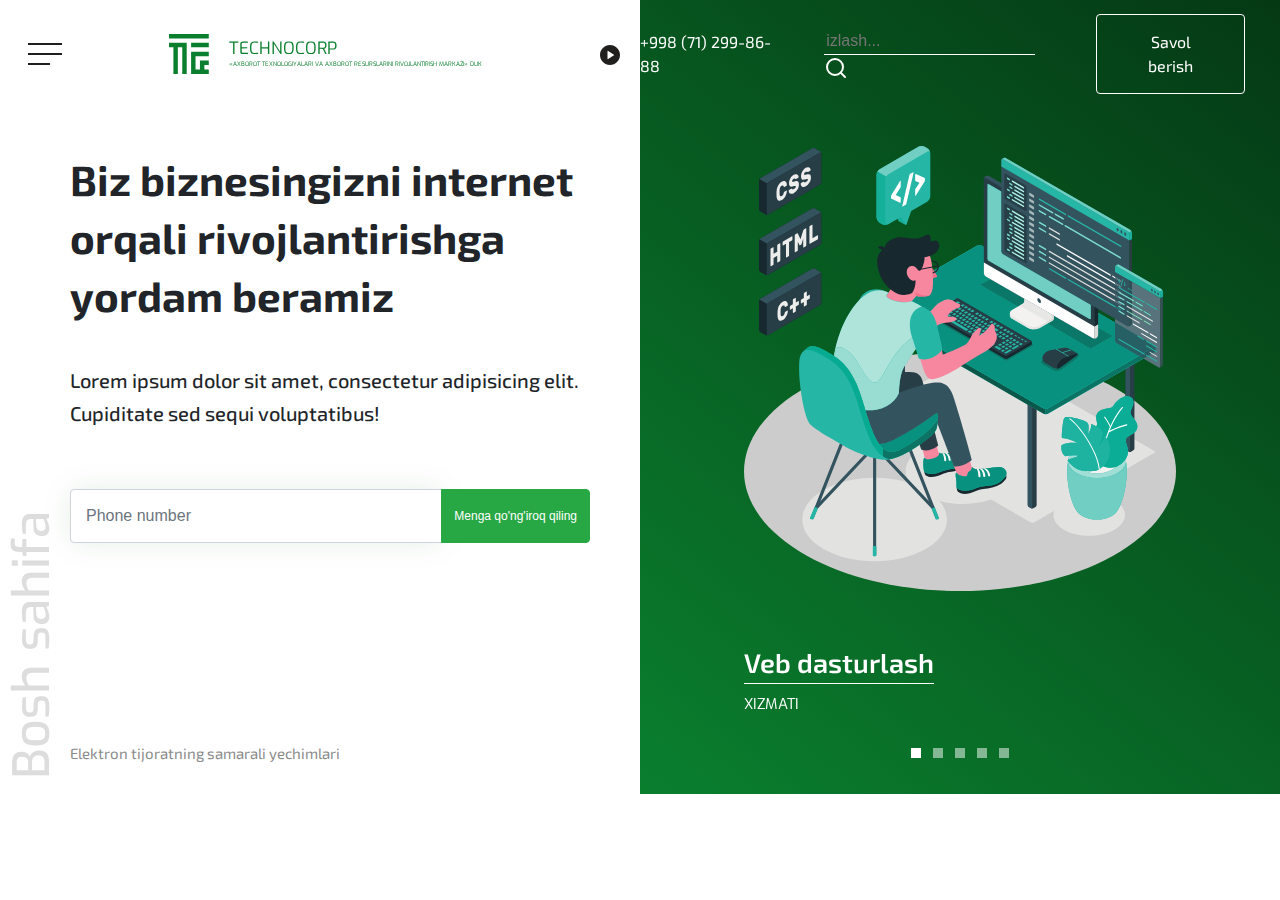
<file: index.html>
<!DOCTYPE html>
<html lang="en">
<head>
    <meta charset="UTF-8">
    <meta name="viewport" content="width=device-width, initial-scale=1.0">

    <title>Project-Technocorp</title>
    <link rel="stylesheet" href="css/bootstrap.css">
    <link rel="stylesheet" href="css/main.css">


</head>

<body>

<div class="top d-flex">

    <div class="navigation-bar d-flex">
        <div class="top-nav-left d-flex align-items-center justify-content-between w-50 ">
            <button type="button" class="btn navbar-toggler" data-toggle="collapse" data-target="#navbar"><img src="assets/icons/main-page/filtr.svg" alt=""></button>

            <ul class="navbar-collapse navbar-nav flex-column navbar-menu collapse" id="navbar">
                <li class="nav-item"><a href="index.html" class="nav-link text-decoration-none font-exo-regular">Bosh sahifa</a></li>
                <li class="nav-item"><a href="news.html" class="nav-link text-decoration-none font-exo-regular">Yangiliklar</a></li>
                <li class="nav-item"><a href="document.html" class="nav-link text-decoration-none font-exo-regular">Hujjatlar</a></li>
                <li class="nav-item"><a href="services.html" class="nav-link text-decoration-none font-exo-regular">Xizmatlar</a></li>
                <li class="nav-item"><a href="vacancy.html" class="nav-link text-decoration-none font-exo-regular">Vakansiya</a></li>
                <li class="nav-item"><a href="web-developer.html" class="nav-link text-decoration-none font-exo-regular">web dasturlash</a></li>
                <li class="nav-item"><a href="portfolio.html" class="nav-link text-decoration-none font-exo-regular">Portfolio</a></li>
                <li class="nav-item"><a href="contact.html" class="nav-link text-decoration-none font-exo-regular">Aloqa</a></li>
                <li class="nav-item"><a href="about-us.html" class="nav-link text-decoration-none font-exo-regular">Biz haqimizda</a></li>
                
            </ul>



            <a href="#" class="d-flex align-items-center logo text-decoration-none"><img src="assets/icons/main-page/logo.svg" alt="">
                <div>
                    <h1 class="mb-0 font-exo-regular">TECHNOCORP</h1>
                    <p class="mb-0 font-exo-regular">«AXBOROT TEXNOLOGIYALARI VA AXBOROT RESURSLARINI RIVOJLANTIRISH
                        MARKAZI» DUK</p>
                </div>
            </a>
            <a href="#"><img src="assets/icons/main-page/tube.svg" alt=""></a>
        </div>
        <div class="top-nav-right d-flex justify-content-end align-items-center w-50">
            <p class="mb-0 font-exo2-regular">+998 (71) 299-86-88</p>
            <div class="input-group">
                <input type="search" class="shadow-none search-input" placeholder="izlash...">
                <a href="#"><img src="assets/icons/main-page/search.svg" alt=""></a>
            </div>
        <a href="Questions.html"><button type="button" class="btn font-exo2-regular">Savol berish </button></a>

        </div>
    </div>
    <div class="top-left  w-50">
        <div class="container">


            <div class="tab-content">
                <div class="tab-pane  tab-pane1 active" id="first">
                    <section>
                        <h2 class="mb-0 font-exo2-bold">Biz biznesingizni internet orqali rivojlantirishga yordam beramiz</h2>
                        <p class="mb-0 font-exo2-medium">Lorem ipsum dolor sit amet, consectetur adipisicing elit. Cupiditate sed sequi voluptatibus!</p>
                        <div class="input-group">
                            <input type="tel" class="form-control" placeholder="Phone number">
                            <div class="input-group-append">
                                <button type="button" class="btn btn-success shadow-none">Menga qo'ng'iroq qiling</button>
                            </div>
                        </div>
                        <h5 class="mb-0 font-exo2-regular">Elektron tijoratning samarali yechimlari</h5>
                    </section>
                </div>
                <div class="tab-pane tab-pane2 " id="services">
                    <section>


                    </section>
                </div>
                <div class="tab-pane tab-pane3" id="third">
                    <section></section>
                </div>
                <div class="tab-pane tab-pane4" id="fourth">
                    <section></section>
                </div>
                <div class="tab-pane tab-pane5" id="fifth">
                    <section></section>
                </div>
                <div class="tab-pane tab-pane6" id="sixth">
                    <section></section>
                </div>
            </div>

            <h3 class="mb-0 font-exo-medium">Bosh sahifa</h3>
        </div>
    </div>

    <div class="top-right w-50" id="top-right">
        <div class="container">


            <div id="prog" class="carousel slide" data-ride="carousel">
                <ul class="carousel-indicators">
                    <li data-target="#prog" data-slide-to="0" class="active"></li>
                    <li data-target="#prog" data-slide-to="1"></li>
                    <li data-target="#prog" data-slide-to="2"></li>
                    <li data-target="#prog" data-slide-to="3"></li>
                    <li data-target="#prog" data-slide-to="4"></li>
                </ul>


                <div class="carousel-inner">
                    <div class="carousel-item active">
                        <img src="assets/icons/main-page/main.svg" alt="">
                        <a href="#" class="text-decoration-none font-exo2-semibold">Veb dasturlash</a>
                        <p class="mb-0 font-exo-regular">XIZMATI</p>
                    </div>

                    <div class="carousel-item">
                        <img src="assets/icons/main-page/main.svg" alt="">
                        <a href="#" class="font-exo2-semibold text-decoration-none">Mobil ilovalarni ishlab chiqish</a>
                        <p class="mb-0 font-exo-regular">XIZMATI</p>
                    </div>

                    <div class="carousel-item">
                        <img src="assets/icons/main-page/main.svg" alt="">
                        <a href="#" class="text-decoration-none font-exo2-semibold">Dizayn</a>
                        <p class="mb-0 font-exo-regular">XIZMATI</p>
                    </div>

                    <div class="carousel-item">
                        <img src="assets/icons/main-page/main.svg" alt="">
                        <a href="#" class="text-decoration-none font-exo2-semibold">Audit</a>
                        <p class="mb-0 font-exo-regular">XIZMATI</p>
                    </div>

                    <div class="carousel-item">
                        <img src="assets/icons/main-page/main.svg" alt="">
                        <a href="#" class="text-decoration-none font-exo2-semibold">BPR</a>
                        <p class="mb-0 font-exo-regular">XIZMATI</p>
                    </div>
                </div>
            </div>
        </div>



    </div>
</div>


<script src="js/jquery-3.3.1.slim.min.js"></script>
<script src="js/popper.min.js"></script>
<script src="js/bootstrap.js"></script>

</body>
</html>
</file>
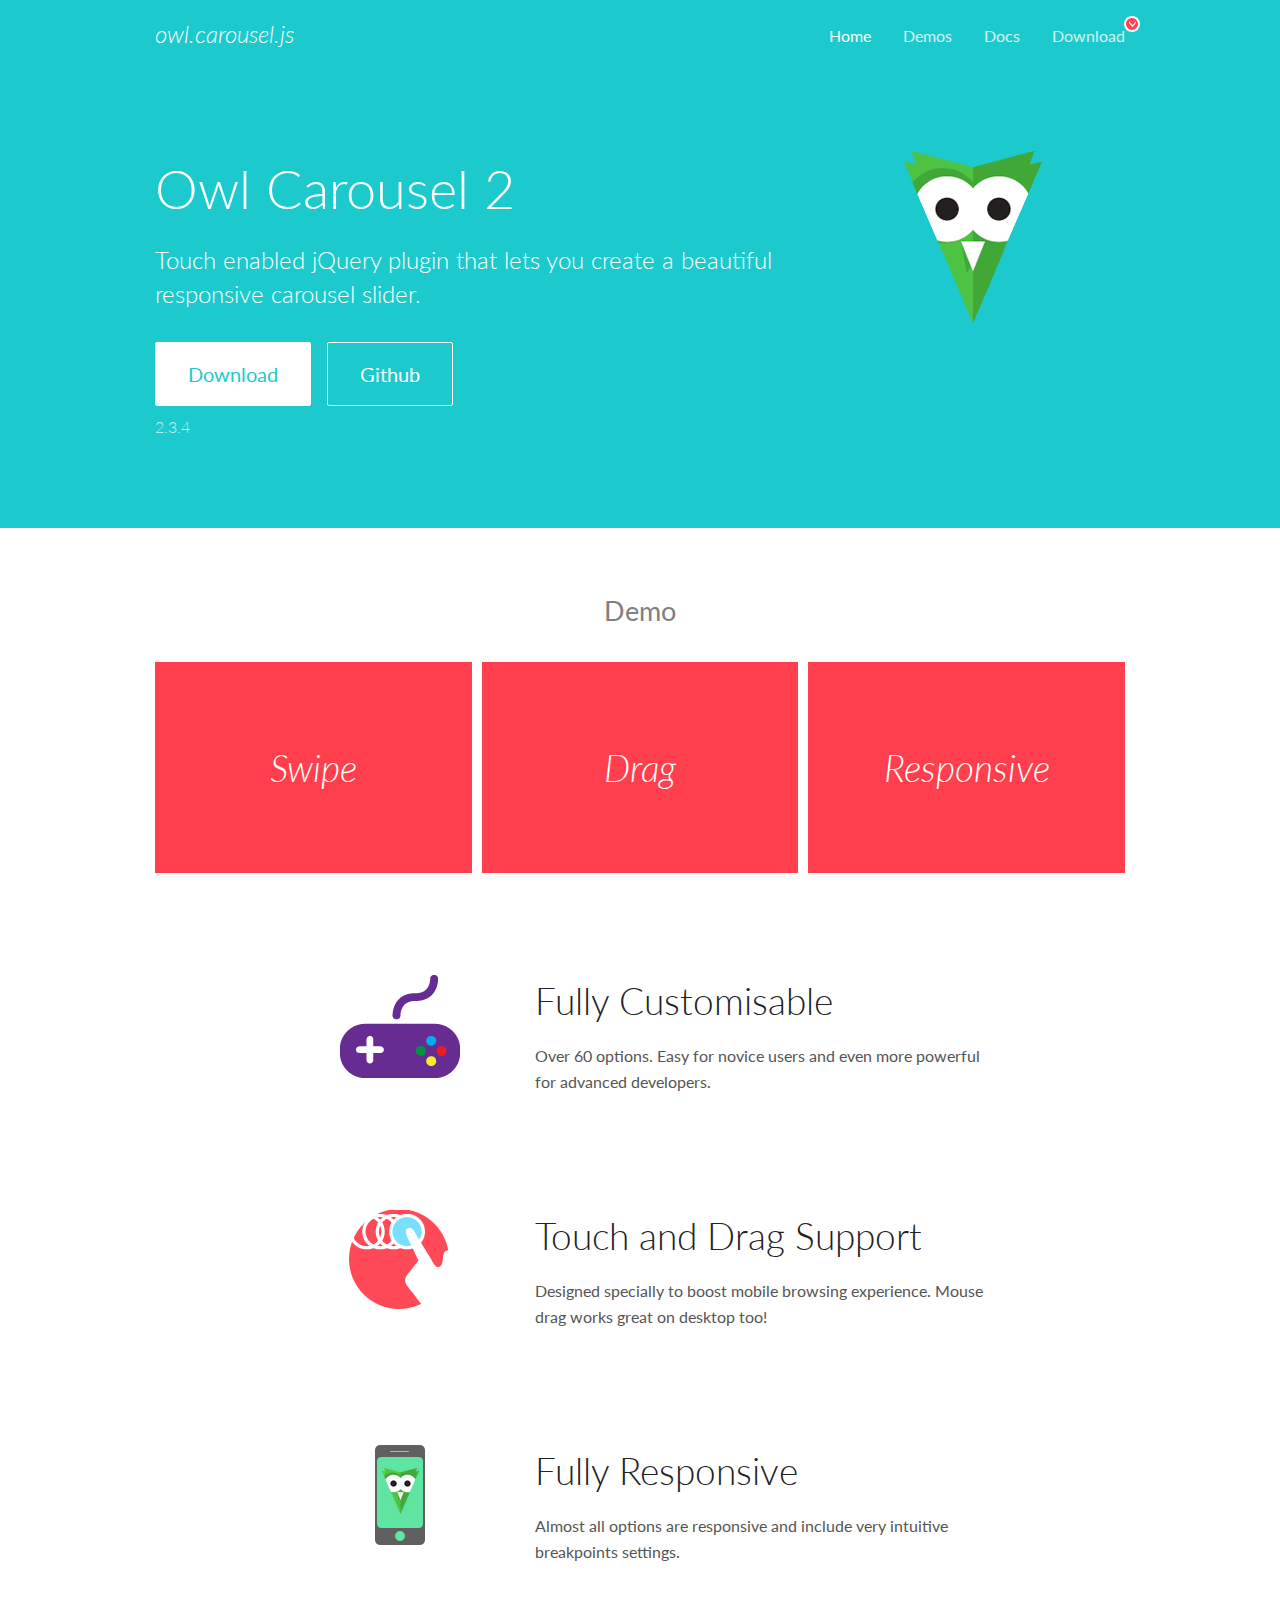
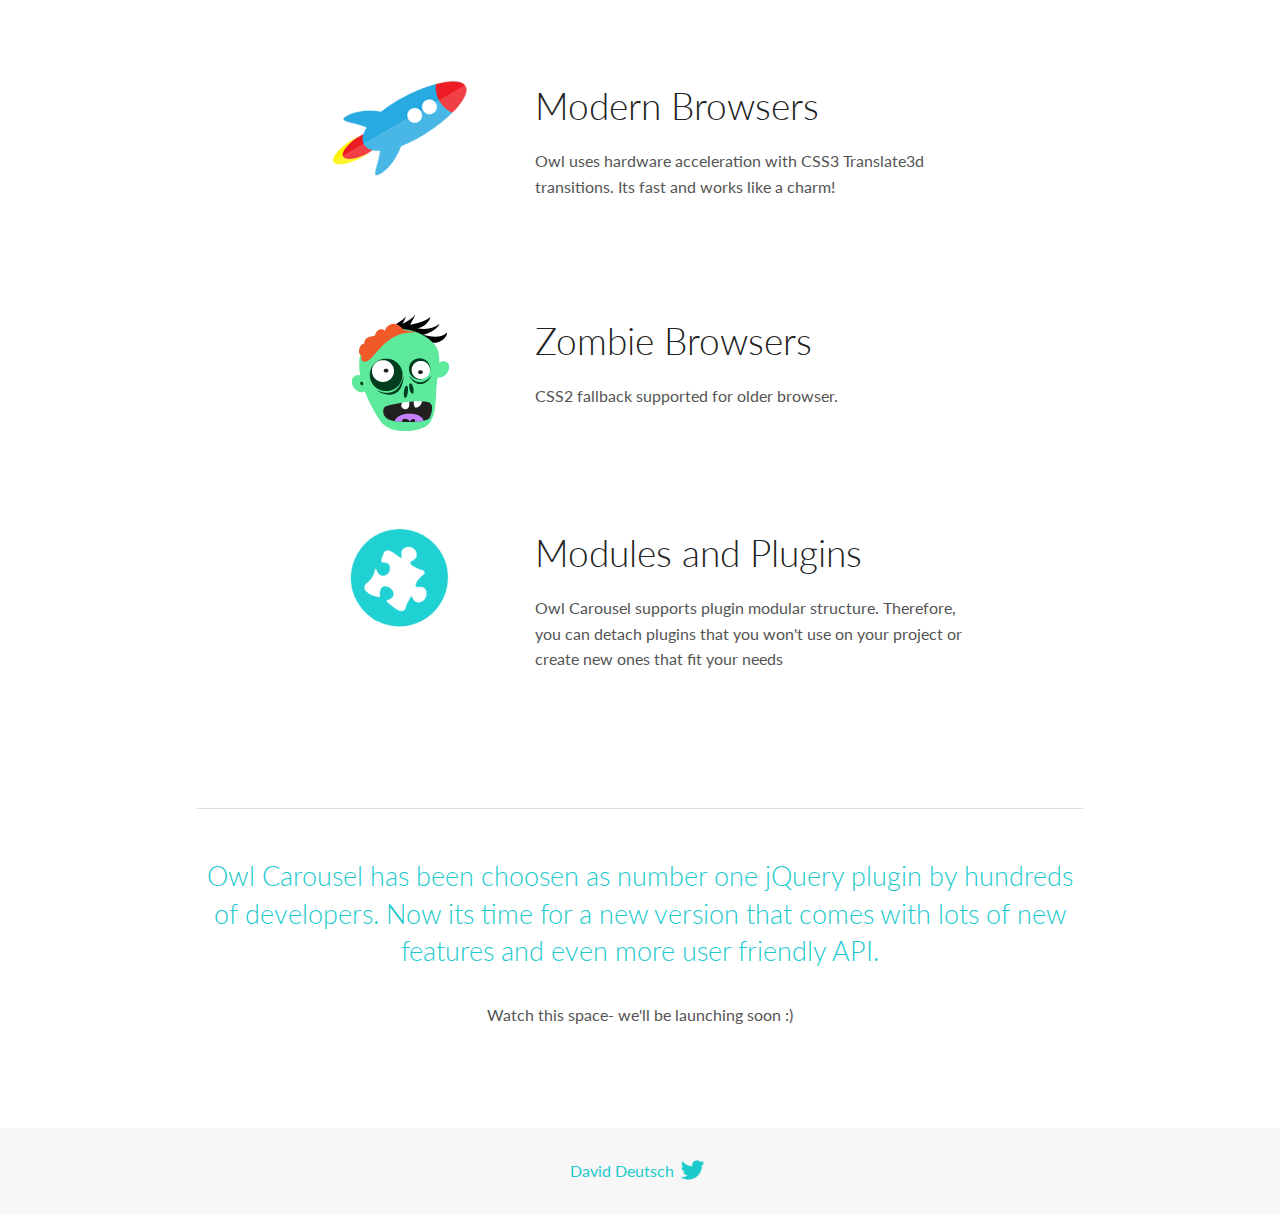
<file: plugins/OwlCarousel2-2.3.4/docs/index.html>
<!DOCTYPE html>
<html lang="en">
  <head>

    <!-- head -->
    <meta charset="utf-8">
    <meta name="msapplication-tap-highlight" content="no" />
    <meta name="viewport" content="width=device-width, initial-scale=1.0" />
    <meta name="description" content="Touch enabled jQuery plugin that lets you create beautiful responsive carousel slider.">
    <meta name="author" content="David Deutsch">
    <title>
      Home | Owl Carousel | 2.3.4
    </title>

    <!-- Stylesheets -->
    <link href='https://fonts.googleapis.com/css?family=Lato:300,400,700,400italic,300italic' rel='stylesheet' type='text/css'>
    <link rel="stylesheet" href="assets/css/docs.theme.min.css">

    <!-- Owl Stylesheets -->
    <link rel="stylesheet" href="assets/owlcarousel/assets/owl.carousel.min.css">
    <link rel="stylesheet" href="assets/owlcarousel/assets/owl.theme.default.min.css">

    <!-- HTML5 shim and Respond.js IE8 support of HTML5 elements and media queries -->

    <!--[if lt IE 9]>
      <script src="https://oss.maxcdn.com/libs/html5shiv/3.7.0/html5shiv.js"></script>
      <script src="https://oss.maxcdn.com/libs/respond.js/1.3.0/respond.min.js"></script>
    <![endif]-->

    <!-- Favicons -->
    <link rel="apple-touch-icon-precomposed" sizes="144x144" href="assets/ico/apple-touch-icon-144-precomposed.png">
    <link rel="shortcut icon" href="assets/ico/favicon.png">
    <link rel="shortcut icon" href="favicon.ico">

    <!-- Yeah i know js should not be in header. Its required for demos.-->

    <!-- javascript -->
    <script src="assets/vendors/jquery.min.js"></script>
    <script src="assets/owlcarousel/owl.carousel.js"></script>
  </head>
  <body>

    <!-- header -->
    <header class="header">
      <div class="row">
        <div class="large-12 columns">
          <div class="brand left">
            <h3>
              <a href="/OwlCarousel2/">owl.carousel.js</a> 
            </h3>
          </div>
          <a id="toggle-nav" class="right">
            <span></span> <span></span> <span></span> 
          </a> 
          <div class="nav-bar">
            <ul class="clearfix">
              <li class="active">
                <a href="/OwlCarousel2/index.html">Home</a> 
              </li>
              <li> <a href="/OwlCarousel2/demos/demos.html">Demos</a>  </li>
              <li> <a href="/OwlCarousel2/docs/started-welcome.html">Docs</a>  </li>
              <li>
                <a href="https://github.com/OwlCarousel2/OwlCarousel2/archive/2.3.4.zip">Download</a> 
                <span class="download"></span> 
              </li>
            </ul>
          </div>
        </div>
      </div>
    </header>

    <!-- home panel -->
    <section id="hero">
      <div class="row">
        <div class="large-8 medium-8 columns">
          <h1>Owl Carousel 2</h1>
          <h4>Touch enabled jQuery plugin that lets you create a beautiful responsive carousel slider.</h4>
          <a href="https://github.com/OwlCarousel2/OwlCarousel2/archive/2.3.4.zip" class="hero-button">Download</a> 
          <a href="https://github.com/OwlCarousel2/OwlCarousel2" class="hero-button outline">Github</a> 
          <p>2.3.4</p>
        </div>
        <div class="large-4 medium-4 columns">
          <img class="owl-logo" src="assets/img/owl-logo.png" alt="mr. Owl">
        </div>
      </div>
    </section>

    <!-- body -->
    <div class="home-demo">
      <div class="row">
        <div class="large-12 columns">
          <h3>Demo</h3>
          <div class="owl-carousel">
            <div class="item">
              <h2>Swipe</h2>
            </div>
            <div class="item">
              <h2>Drag</h2>
            </div>
            <div class="item">
              <h2>Responsive</h2>
            </div>
            <div class="item">
              <h2>CSS3</h2>
            </div>
            <div class="item">
              <h2>Fast</h2>
            </div>
            <div class="item">
              <h2>Easy</h2>
            </div>
            <div class="item">
              <h2>Free</h2>
            </div>
            <div class="item">
              <h2>Upgradable</h2>
            </div>
            <div class="item">
              <h2>Tons of options</h2>
            </div>
            <div class="item">
              <h2>Infinity</h2>
            </div>
            <div class="item">
              <h2>Auto Width</h2>
            </div>
          </div>
        </div>
      </div>
    </div>
    <script>
      var owl = $('.owl-carousel');
      owl.owlCarousel({
        margin: 10,
        loop: true,
        responsive: {
          0: {
            items: 1
          },
          600: {
            items: 2
          },
          1000: {
            items: 3
          }
        }
      })
    </script>

    <!-- features -->
    <div id="features">
      <div class="row">
        <div class="small-12 medium-9 small-centered columns">
          <section class="row feature">
            <div class="medium-4 small-12 columns">
              <img src="assets/img/feature-options.png" alt="">
            </div>
            <div class="medium-8 small-12 columns">
              <h2>Fully Customisable</h2>
              <p>Over 60 options. Easy for novice users and even more powerful for advanced developers.</p>
            </div>
          </section>
          <section class="row feature">
            <div class="medium-4 small-12 columns">
              <img src="assets/img/feature-drag.png" alt="">
            </div>
            <div class="medium-8 small-12 columns">
              <h2>Touch and Drag Support</h2>
              <p>Designed specially to boost mobile browsing experience. Mouse drag works great on desktop too!</p>
            </div>
          </section>
          <section class="row feature">
            <div class="medium-4 small-12 columns">
              <img src="assets/img/feature-responsive.png" alt="">
            </div>
            <div class="medium-8 small-12 columns">
              <h2>Fully Responsive</h2>
              <p>Almost all options are responsive and include very intuitive breakpoints settings.</p>
            </div>
          </section>
          <section class="row feature">
            <div class="medium-4 small-12 columns">
              <img src="assets/img/feature-modern.png" alt="">
            </div>
            <div class="medium-8 small-12 columns">
              <h2>Modern Browsers</h2>
              <p>Owl uses hardware acceleration with CSS3 Translate3d transitions. Its fast and works like a charm! </p>
            </div>
          </section>
          <section class="row feature">
            <div class="medium-4 small-12 columns">
              <img src="assets/img/feature-zombie.png" alt="">
            </div>
            <div class="medium-8 small-12 columns">
              <h2>Zombie Browsers</h2>
              <p>CSS2 fallback supported for older browser.</p>
            </div>
          </section>
          <section class="row feature">
            <div class="medium-4 small-12 columns">
              <img src="assets/img/feature-module.png" alt="">
            </div>
            <div class="medium-8 small-12 columns">
              <h2>Modules and Plugins</h2>
              <p>Owl Carousel supports plugin modular structure. Therefore, you can detach plugins that you won&#x27;t use on your project or create new ones that fit your needs</p>
            </div>
          </section>
        </div>
      </div>
    </div>

    <!-- footer -->
    <section id="teaser-text">
      <div class="row">
        <div class="small-12 medium-11 small-centered columns">
          <hr>
          <h3 id="owl-carousel-has-been-choosen-as-number-one-jquery-plugin-by-hundreds-of-developers-now-its-time-for-a-new-version-that-comes-with-lots-of-new-features-and-even-more-user-friendly-api-">Owl Carousel has been choosen as number one jQuery plugin by hundreds of developers. Now its time for a new version that comes with lots of new features and even more user friendly API.</h3>
          <p>Watch this space- we&#39;ll be launching soon :)</p>
        </div>
      </div>
    </section>

    <!-- footer -->
    <footer class="footer">
      <div class="row">
        <div class="large-12 columns">
          <h5>
            <a href="/OwlCarousel2/docs/support-contact.html">David Deutsch</a> 
            <a id="custom-tweet-button" href="https://twitter.com/share?url=https://github.com/OwlCarousel2/OwlCarousel2&text=Owl Carousel - This is so awesome! " target="_blank"></a> 
          </h5>
        </div>
      </div>
    </footer>

    <!-- vendors -->
    <script src="assets/vendors/highlight.js"></script>
    <script src="assets/js/app.js"></script>
  </body>
</html>
</file>
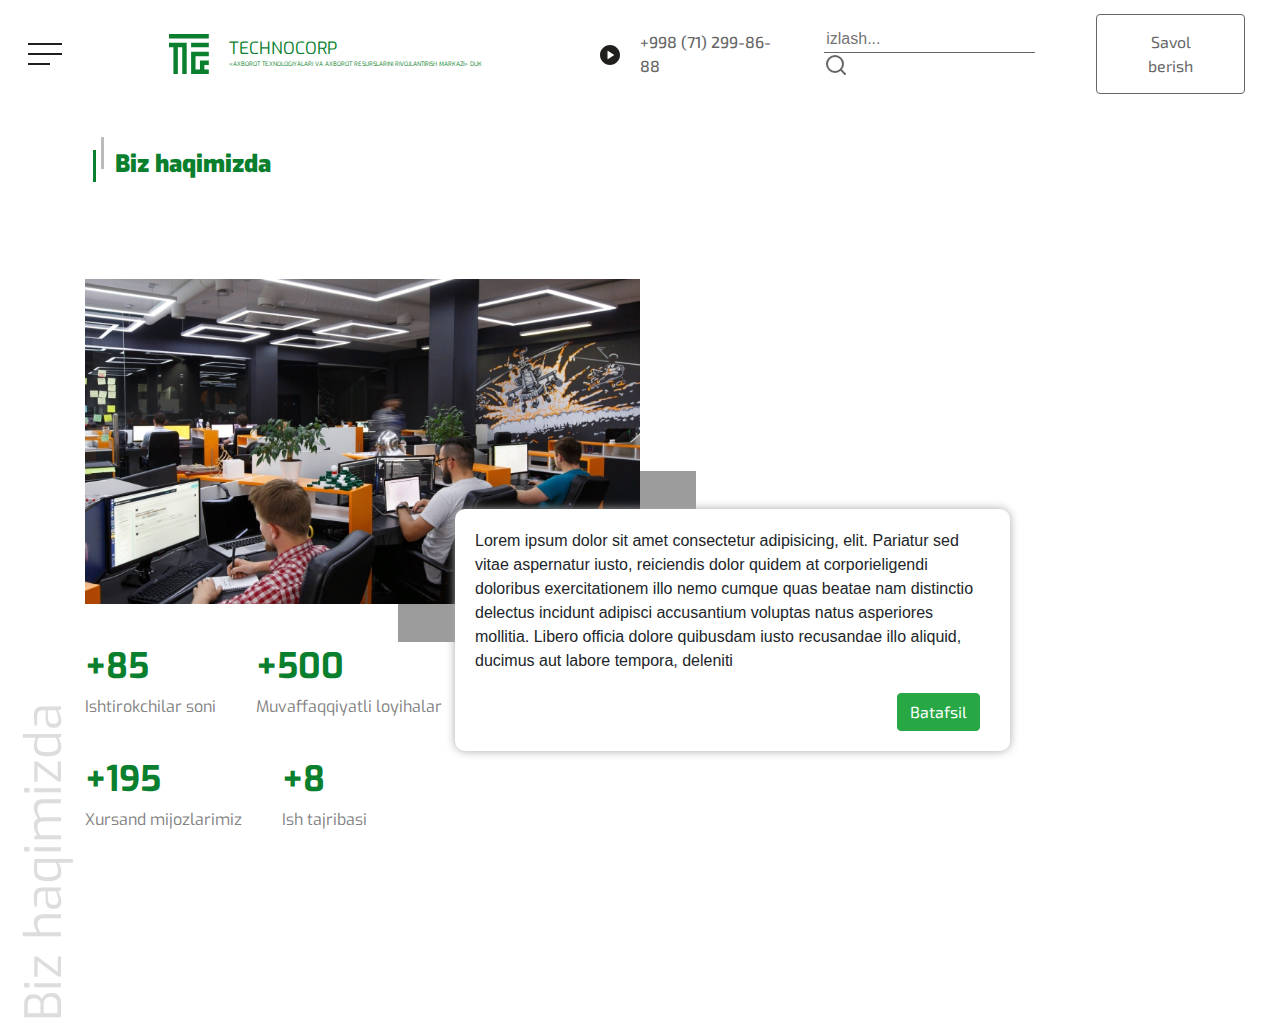
<file: about-us.html>
<!DOCTYPE html>
<html lang="en">

<head>
    <meta charset="UTF-8">
    <meta name="viewport" content="width=device-width, initial-scale=1.0">

    <title>About us</title>
    <link rel="stylesheet" href="css/bootstrap.css">
    <link rel="stylesheet" href="css/about-us.css">

</head>

<body>

    <div class="top">
        <div class="navigation-bar d-flex">
            <div class="top-nav-left d-flex align-items-center justify-content-between w-50 ">
                <button type="button" class="btn navbar-toggler" data-toggle="collapse" data-target="#navbar"><img
                        src="assets/icons/main-page/filtr.svg" alt=""></button>

                <ul class="navbar-collapse navbar-nav flex-column navbar-menu collapse" id="navbar">
                    <li class="nav-item"><a href="index.html"
                            class="nav-link text-decoration-none font-exo-regular">Bosh sahifa</a></li>
                    <li class="nav-item"><a href="news.html"
                            class="nav-link text-decoration-none font-exo-regular">Yangiliklar</a></li>
                    <li class="nav-item"><a href="document.html"
                            class="nav-link text-decoration-none font-exo-regular">Hujjatlar</a></li>
                    <li class="nav-item"><a href="services.html"
                            class="nav-link text-decoration-none font-exo-regular">Xizmatlar</a></li>
                    <li class="nav-item"><a href="vacancy.html"
                            class="nav-link text-decoration-none font-exo-regular">Vakansiya</a></li>
                    <li class="nav-item"><a href="web-developer.html"
                            class="nav-link text-decoration-none font-exo-regular">web dasturlash</a></li>
                    <li class="nav-item"><a href="portfolio.html"
                            class="nav-link text-decoration-none font-exo-regular">Portfolio</a></li>
                    <li class="nav-item"><a href="contact.html"
                            class="nav-link text-decoration-none font-exo-regular">Aloqa</a></li>
                    <li class="nav-item"><a href="about-us.html"
                            class="nav-link text-decoration-none font-exo-regular">Biz haqimizda</a></li>

                </ul>

                <a href="index.html" class="d-flex align-items-center logo text-decoration-none"><img
                        src="assets/icons/main-page/logo.svg" alt="">
                    <div>
                        <h1 class="mb-0 font-exo-regular">TECHNOCORP</h1>
                        <p class="mb-0 font-exo-regular">«AXBOROT TEXNOLOGIYALARI VA AXBOROT RESURSLARINI RIVOJLANTIRISH
                            MARKAZI» DUK</p>
                    </div>
                </a>

                <a href="#"><img src="assets/icons/main-page/tube.svg" alt=""></a>

            </div>
            <div class="top-nav-right d-flex justify-content-end align-items-center w-50">
                <p class="mb-0 font-exo2-medium">+998 (71) 299-86-88</p>
                <div class="input-group">
                    <input type="search" class="shadow-none search-input" placeholder="izlash...">
                    <a href="#">
                        <div class="icon-search"></div>
                    </a>
                </div>
                <a href="Questions.html"><button type="button" class="btn font-exo2-regular">Savol berish </button></a>

            </div>
        </div>

        <div class="container">

            <div class="about-us">
                <h6 class="mb-0 font-exo-black">Biz haqimizda</h6>
                <div class="grey-line"></div>
                <div class="green-line"></div>
            </div>

            <div class="main-img">
                <img src="assets/images/main-page-about-us/main-img.png" alt="">
                <div class="more">
                    <p class="mb-0">Lorem ipsum dolor sit amet consectetur adipisicing, elit. Pariatur sed vitae
                        aspernatur
                        iusto, reiciendis dolor quidem at corporieligendi doloribus exercitationem illo nemo cumque quas
                        beatae nam distinctio delectus incidunt adipisci accusantium voluptas natus asperiores mollitia.
                        Libero officia dolore quibusdam iusto recusandae illo aliquid, ducimus aut labore tempora,
                        deleniti </p>
                    <button type="button" class="btn btn-success font-exo2-regular">Batafsil</button>
                </div>
                <div class="img-back"></div>
            </div>

            <div class="information">
                <div>
                    <h4 class="font-exo-bold">+85</h4>
                    <p class="font-exo-regular">Ishtirokchilar soni</p>
                </div>
                <div>
                    <h4 class="font-exo-bold">+500</h4>
                    <p class="font-exo-regular">Muvaffaqqiyatli loyihalar</p>
                </div>
                <div>
                    <h4 class="font-exo-bold">+195</h4>
                    <p class="font-exo-regular">Xursand mijozlarimiz</p>
                </div>
                <div>
                    <h4 class="font-exo-bold">+8</h4>
                    <p class="font-exo-regular">Ish tajribasi</p>
                </div>
            </div>

        </div>

        <h3 class="font-exo-regular">Biz haqimizda</h3>

    </div>


    <script src="js/jquery-3.3.1.slim.min.js"></script>
    <script src="js/popper.min.js"></script>
    <script src="js/bootstrap.js"></script>
</body>

</html>
</file>
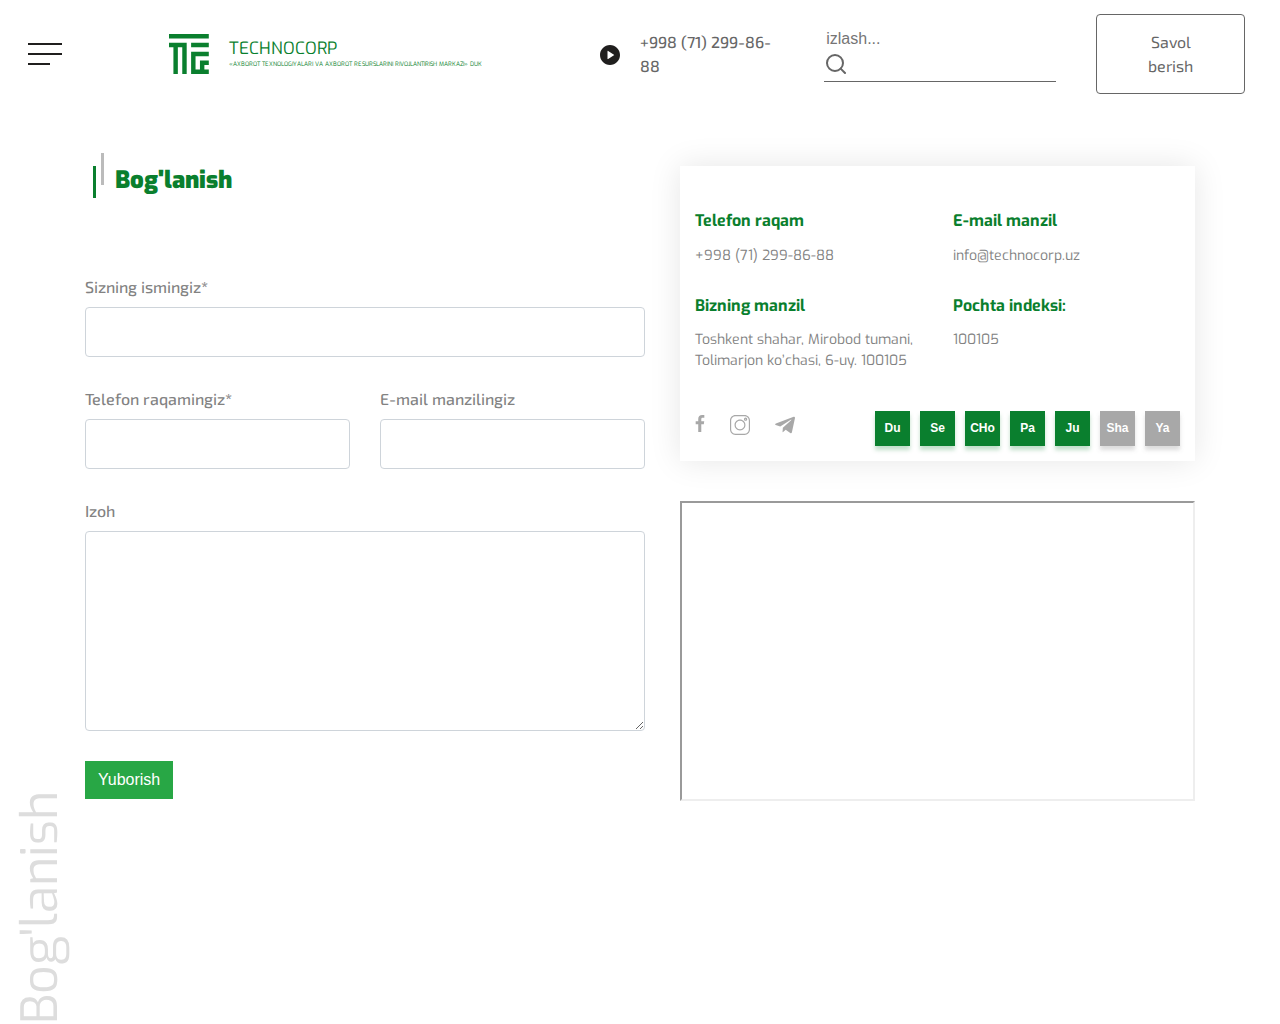
<file: contact.html>
<!DOCTYPE html>
<html lang="en">

<head>
    <meta charset="UTF-8">
    <meta name="viewport" content="width=device-width, initial-scale=1.0">
    <title>Contact</title>
    <link rel="stylesheet" href="css/bootstrap.css">
    <link rel="stylesheet" href="css/contact.css">

</head>


<body>
    <header>
        <div class="navigation-bar d-flex">
            <div class="top-nav-left d-flex align-items-center justify-content-between w-50 ">
                <button type="button" class="btn navbar-toggler" data-toggle="collapse" data-target="#navbar"><img
                        src="assets/icons/main-page/filtr.svg" alt=""></button>

                <ul class="navbar-collapse navbar-nav flex-column navbar-menu collapse" id="navbar">
                    <li class="nav-item"><a href="index.html"
                            class="nav-link text-decoration-none font-exo-regular">Bosh sahifa</a></li>
                    <li class="nav-item"><a href="news.html"
                            class="nav-link text-decoration-none font-exo-regular">Yangiliklar</a></li>
                    <li class="nav-item"><a href="services.html"
                            class="nav-link text-decoration-none font-exo-regular">Xizmatlar</a></li>
                    <li class="nav-item"><a href="document.html"
                            class="nav-link text-decoration-none font-exo-regular">Hujjatlar</a></li>
                    <li class="nav-item"><a href="vacancy.html"
                            class="nav-link text-decoration-none font-exo-regular">Vakansiya</a></li>
                    <li class="nav-item"><a href="web-developer.html"
                            class="nav-link text-decoration-none font-exo-regular">web dasturlash</a></li>
                    <li class="nav-item"><a href="portfolio.html"
                            class="nav-link text-decoration-none font-exo-regular">Portfolio</a></li>
                    <li class="nav-item"><a href="contact.html"
                            class="nav-link text-decoration-none font-exo-regular">Aloqa</a></li>
                    <li class="nav-item"><a href="about-us.html"
                            class="nav-link text-decoration-none font-exo-regular">Biz haqimizda</a></li>

                </ul>
                <a href="index.html" class="d-flex align-items-center logo text-decoration-none"><img
                        src="assets/icons/main-page/logo.svg" alt="">
                    <div>
                        <h1 class="mb-0 font-exo-regular">TECHNOCORP</h1>
                        <p class="mb-0 font-exo-regular">«AXBOROT TEXNOLOGIYALARI VA AXBOROT RESURSLARINI RIVOJLANTIRISH
                            MARKAZI» DUK</p>
                    </div>
                </a>

                <a href="#"><img src="assets/icons/main-page/tube.svg" alt=""></a>

            </div>
            <div class="top-nav-right d-flex justify-content-end align-items-center w-50">
                <p class="mb-0 font-exo2-medium">+998 (71) 299-86-88</p>
                <div class="input-group">
                    <input type="search" class="shadow-none search-input" placeholder="izlash...">
                    <a href="#">
                        <div class="icon-search"></div>
                    </a>
                </div>
                <a href="Questions.html"><button type="button" class="btn font-exo2-regular">Savol berish </button></a>
            </div>
        </div>
    </header>

    <main>

        <div class="container d-md-flex">
            <div class="left-side">
                <div class="contact">
                    <h1 class="mb-0 font-exo-black">Bog'lanish</h1>
                    <div class="grey-line"></div>
                    <div class="green-line"></div>
                </div>

                <div class="row">
                    <div class="col-12">
                        <label for="input1" class="font-exo2-medium">Sizning ismingiz*</label>
                        <input type="text" id="input1" class="form-control">
                    </div>

                    <div class="col-md-6">
                        <label for="input2" class="font-exo2-medium">Telefon raqamingiz*</label>
                        <input type="text" id="input2" class="form-control">
                    </div>

                    <div class="col-md-6">
                        <label for="input3" class="font-exo2-medium">E-mail manzilingiz</label>
                        <input type="text" id="input3" class="form-control">
                    </div>

                    <div class="col-12">
                        <label for="input4" class="font-exo2-medium">Izoh</label>
                        <textarea class="form-control" id="input4"></textarea>
                    </div>
                </div>

                <button type="button" class="btn btn-success">Yuborish</button>
            </div>

            <div class="right-side">

                <div class="information">
                    <div class="row">
                        <div class="col-sm-6">
                            <h2 class="mb-0 font-exo-bold">Telefon raqam</h2>
                            <p class="mb-0 font-exo-regular">+998 (71) 299-86-88</p>
                        </div>
                        <div class="col-sm-6">
                            <h2 class="mb-0 font-exo-bold">E-mail manzil</h2>
                            <p class="mb-0 font-exo-regular">info@technocorp.uz</p>
                        </div>
                        <div class="col-sm-6">
                            <h2 class="mb-0 font-exo-bold">Bizning manzil</h2>
                            <p class="mb-0 font-exo-regular">Toshkent shahar, Mirobod tumani, Tolimarjon ko’chasi, 6-uy.
                                100105</p>
                        </div>
                        <div class="col-sm-6">
                            <h2 class="mb-0 font-exo-bold">Pochta indeksi:</h2>
                            <p class="mb-0 font-exo-regular">100105</p>
                        </div>
                    </div>

                    <div class="bottom-part d-md-flex align-items-center justify-content-between">
                        <div class="social-net align-items-center">
                            <a href="#"><span class=" icon-facebook"></span></a>
                            <a href="#"><span class=" icon-instagram"></span></a>
                            <a href="#"><span class=" icon-telegram"></span></a>
                        </div>

                        <div class="w-days d-flex">
                            <span class="green">Du</span>
                            <span class="green">Se</span>
                            <span class="green">CHo</span>
                            <span class="green">Pa</span>
                            <span class="green">Ju</span>
                            <span class="grey">Sha</span>
                            <span class="grey">Ya</span>
                        </div>
                    </div>
                </div>

                <div class="map">
                    <iframe id="gmap_canvas"
                        src="https://maps.google.com/maps?q=pdp%20IT&t=&z=13&ie=UTF8&iwloc=&output=embed"></iframe>
                </div>


            </div>
        </div>
        <h3 class="font-exo-regular">Bog'lanish</h3>
    </main>


    <script src="js/jquery-3.3.1.slim.min.js"></script>
    <script src="js/popper.min.js"></script>
    <script src="js/bootstrap.js"></script>
</body>

</html>
</file>
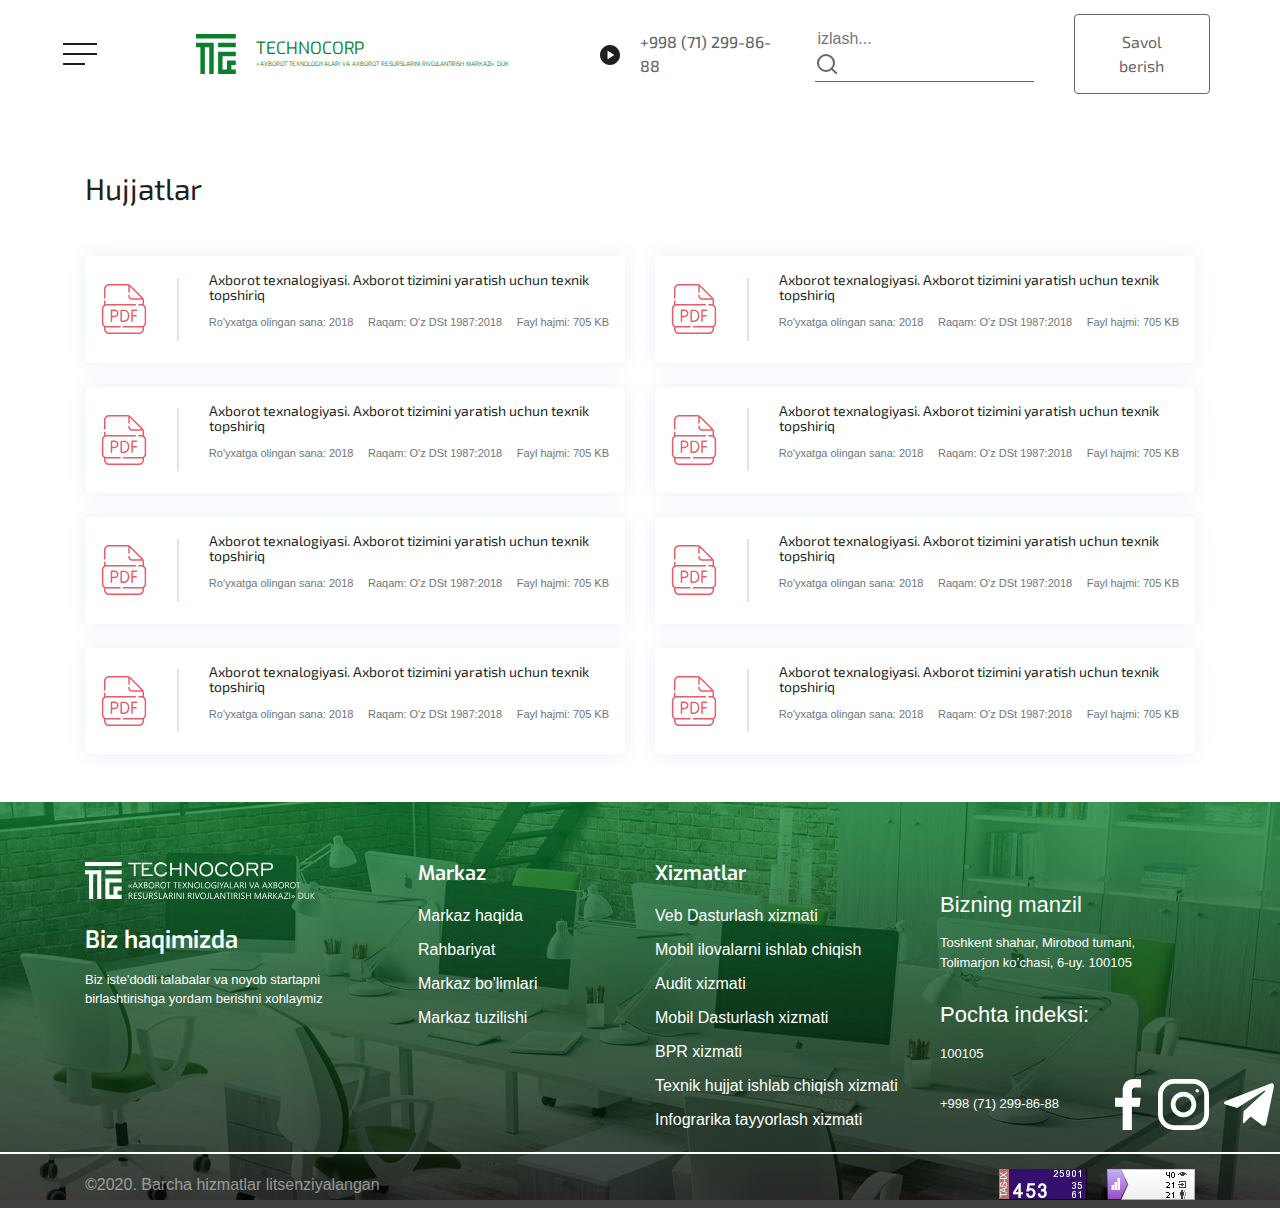
<file: document.html>
<!DOCTYPE html>
<html lang="en">

<head>
    <meta charset="UTF-8">
    <title>Document</title>
    <link rel="stylesheet" href="css/bootstrap.css">
    <link rel="stylesheet" href="css/document.css">

</head>

<body>

    <header>
        <div class="navigation-bar d-flex">
            <div class="top-nav-left d-flex align-items-center justify-content-between w-50 ">
                <button type="button" class="btn navbar-toggler" data-toggle="collapse" data-target="#navbar"><img
                        src="assets/icons/main-page/filtr.svg" alt=""></button>

                <ul class="navbar-collapse navbar-nav flex-column navbar-menu collapse" id="navbar">
                    <li class="nav-item"><a href="index.html"
                            class="nav-link text-decoration-none font-exo-regular">Bosh sahifa</a></li>
                    <li class="nav-item"><a href="news.html"
                            class="nav-link text-decoration-none font-exo-regular">Yangiliklar</a></li>
                    <li class="nav-item"><a href="services.html"
                            class="nav-link text-decoration-none font-exo-regular">Xizmatlar</a></li>
                    <li class="nav-item"><a href="document.html"
                            class="nav-link text-decoration-none font-exo-regular">Hujjatlar</a></li>
                    <li class="nav-item"><a href="vacancy.html"
                            class="nav-link text-decoration-none font-exo-regular">Vakansiya</a></li>
                    <li class="nav-item"><a href="web-developer.html"
                            class="nav-link text-decoration-none font-exo-regular">web dasturlash</a></li>
                    <li class="nav-item"><a href="portfolio.html"
                            class="nav-link text-decoration-none font-exo-regular">Portfolio</a></li>
                    <li class="nav-item"><a href="contact.html"
                            class="nav-link text-decoration-none font-exo-regular">Aloqa</a></li>
                    <li class="nav-item"><a href="about-us.html"
                            class="nav-link text-decoration-none font-exo-regular">Biz haqimizda</a></li>

                </ul>

                <a href="index.html" class="d-flex align-items-center logo text-decoration-none"><img
                        src="assets/icons/main-page/logo.svg" alt="">
                    <div>
                        <h1 class="mb-0 font-exo-regular">TECHNOCORP</h1>
                        <p class="mb-0 font-exo-regular">«AXBOROT TEXNOLOGIYALARI VA AXBOROT RESURSLARINI RIVOJLANTIRISH
                            MARKAZI» DUK</p>
                    </div>
                </a>

                <a href="#"><img src="assets/icons/main-page/tube.svg" alt=""></a>

            </div>
            <div class="top-nav-right d-flex justify-content-end align-items-center w-50">
                <p class="mb-0 font-exo2-medium">+998 (71) 299-86-88</p>
                <div class="input-group">
                    <input type="search" class="shadow-none search-input" placeholder="izlash...">
                    <a href="#">
                        <div class="icon-search"></div>
                    </a>
                </div>
                <a href="Questions.html"><button type="button" class="btn font-exo2-regular">Savol berish </button></a>

            </div>
        </div>


    </header>

    <main>
        <div class="container">
            <h6 class="font-exo2-regular">Hujjatlar</h6>

            <div class="row">
                <div class="col-md-6 ">
                    <div class="col6 d-flex align-items-center p-3">
                        <img src="assets/icons/documents/pdf.svg" alt="">
                        <div class="line"></div>
                        <div class="date">
                            <p class="mb-0 font-exo2-regular">Axborot texnalogiyasi. Axborot tizimini yaratish uchun
                                texnik topshiriq</p>
                            <div class="date-in d-flex justify-content-between text-muted">
                                <p>Ro'yxatga olingan sana: 2018</p>
                                <p>Raqam: O'z DSt 1987:2018</p>
                                <p>Fayl hajmi: 705 KB</p>
                            </div>
                        </div>
                    </div>
                </div>
                <div class="col-md-6">
                    <div class="col6  d-flex align-items-center  p-3">
                        <img src="assets/icons/documents/pdf.svg" alt="">
                        <div class="line"></div>
                        <div class="date">
                            <p class="mb-0 font-exo2-regular">Axborot texnalogiyasi. Axborot tizimini yaratish uchun
                                texnik topshiriq</p>
                            <div class="date-in d-flex justify-content-between text-muted">
                                <p>Ro'yxatga olingan sana: 2018</p>
                                <p>Raqam: O'z DSt 1987:2018</p>
                                <p>Fayl hajmi: 705 KB</p>
                            </div>
                        </div>
                    </div>
                </div>
                <div class="col-md-6 mt-4 ">
                    <div class="col6 d-flex align-items-center p-3">
                        <img src="assets/icons/documents/pdf.svg" alt="">
                        <div class="line"></div>
                        <div class="date">
                            <p class="mb-0 font-exo2-regular">Axborot texnalogiyasi. Axborot tizimini yaratish uchun
                                texnik topshiriq</p>
                            <div class="date-in d-flex justify-content-between text-muted">
                                <p>Ro'yxatga olingan sana: 2018</p>
                                <p>Raqam: O'z DSt 1987:2018</p>
                                <p>Fayl hajmi: 705 KB</p>
                            </div>
                        </div>
                    </div>
                </div>
                <div class="col-md-6 mt-4">
                    <div class="col6  d-flex align-items-center  p-3">
                        <img src="assets/icons/documents/pdf.svg" alt="">
                        <div class="line"></div>
                        <div class="date">
                            <p class="mb-0 font-exo2-regular">Axborot texnalogiyasi. Axborot tizimini yaratish uchun
                                texnik topshiriq</p>
                            <div class="date-in d-flex justify-content-between text-muted">
                                <p>Ro'yxatga olingan sana: 2018</p>
                                <p>Raqam: O'z DSt 1987:2018</p>
                                <p>Fayl hajmi: 705 KB</p>
                            </div>
                        </div>
                    </div>
                </div>
                <div class="col-md-6 mt-4 ">
                    <div class="col6 d-flex align-items-center p-3">
                        <img src="assets/icons/documents/pdf.svg" alt="">
                        <div class="line"></div>
                        <div class="date">
                            <p class="mb-0 font-exo2-regular">Axborot texnalogiyasi. Axborot tizimini yaratish uchun
                                texnik topshiriq</p>
                            <div class="date-in d-flex justify-content-between text-muted">
                                <p>Ro'yxatga olingan sana: 2018</p>
                                <p>Raqam: O'z DSt 1987:2018</p>
                                <p>Fayl hajmi: 705 KB</p>
                            </div>
                        </div>
                    </div>
                </div>
                <div class="col-md-6 mt-4">
                    <div class="col6  d-flex align-items-center  p-3">
                        <img src="assets/icons/documents/pdf.svg" alt="">
                        <div class="line"></div>
                        <div class="date">
                            <p class="mb-0 font-exo2-regular">Axborot texnalogiyasi. Axborot tizimini yaratish uchun
                                texnik topshiriq</p>
                            <div class="date-in d-flex justify-content-between text-muted">
                                <p>Ro'yxatga olingan sana: 2018</p>
                                <p>Raqam: O'z DSt 1987:2018</p>
                                <p>Fayl hajmi: 705 KB</p>
                            </div>
                        </div>
                    </div>
                </div>
                <div class="col-md-6  mt-4">
                    <div class="col6 d-flex align-items-center p-3">
                        <img src="assets/icons/documents/pdf.svg" alt="">
                        <div class="line"></div>
                        <div class="date">
                            <p class="mb-0 font-exo2-regular">Axborot texnalogiyasi. Axborot tizimini yaratish uchun
                                texnik topshiriq</p>
                            <div class="date-in d-flex justify-content-between text-muted">
                                <p>Ro'yxatga olingan sana: 2018</p>
                                <p>Raqam: O'z DSt 1987:2018</p>
                                <p>Fayl hajmi: 705 KB</p>
                            </div>
                        </div>
                    </div>
                </div>
                <div class="col-md-6 mt-4">
                    <div class="col6  d-flex align-items-center  p-3">
                        <img src="assets/icons/documents/pdf.svg" alt="">
                        <div class="line"></div>
                        <div class="date">
                            <p class="mb-0 font-exo2-regular">Axborot texnalogiyasi. Axborot tizimini yaratish uchun
                                texnik topshiriq</p>
                            <div class="date-in d-flex justify-content-between text-muted">
                                <p>Ro'yxatga olingan sana: 2018</p>
                                <p>Raqam: O'z DSt 1987:2018</p>
                                <p>Fayl hajmi: 705 KB</p>
                            </div>
                        </div>
                    </div>
                </div>
            </div>
        </div>
    </main>

    <footer class="mt-5">
        <div class="div container">
            <div class="row">
                <div class="col-md-3">
                    <a href="#" class="d-flex align-items-center logo text-decoration-none">
                        <!--                    <img src="assets/icons/vacancy/logo-w.svg" alt="">-->
                        <!--                    <div>-->
                        <!--                        <h1 class="mb-0 font-exo-regular">TECHNOCORP</h1>-->
                        <!--                        <p class="mb-0 font-exo-regular">«AXBOROT TEXNOLOGIYALARI VA AXBOROT RESURSLARINI RIVOJLANTIRISH-->
                        <!--                            MARKAZI» DUK</p>-->
                        <!--                    </div>-->
                        <img src="assets/icons/vacancy/techno.svg" alt="">
                    </a>
                    <h4 class="font-exo-semibold">Biz haqimizda</h4>
                    <p>Biz iste'dodli talabalar va noyob startapni birlashtirishga yordam berishni xohlaymiz</p>
                </div>
                <div class="col-md-3">
                    <div class="ml-5">
                        <h5 class="font-exo-semibold">Markaz</h5>
                        <ul class="navbar-nav">
                            <li class="nav-item"><a href="#" class="nav-link">Markaz haqida</a></li>
                            <li class="nav-item"><a href="#" class="nav-link">Rahbariyat</a></li>
                            <li class="nav-item"><a href="#" class="nav-link">Markaz bo'limlari</a></li>
                            <li class="nav-item"><a href="#" class="nav-link">Markaz tuzilishi</a></li>
                        </ul>
                    </div>
                </div>
                <div class="col-md-3">
                    <h5 class="font-exo-semibold">Xizmatlar</h5>
                    <ul class="navbar-nav">
                        <li class="nav-item"><a href="#" class="nav-link">Veb Dasturlash xizmati</a></li>
                        <li class="nav-item"><a href="#" class="nav-link">Mobil ilovalarni ishlab chiqish</a></li>
                        <li class="nav-item"><a href="#" class="nav-link">Audit xizmati</a></li>
                        <li class="nav-item"><a href="#" class="nav-link">Mobil Dasturlash xizmati</a></li>
                        <li class="nav-item"><a href="#" class="nav-link">BPR xizmati</a></li>
                        <li class="nav-item"><a href="#" class="nav-link">Texnik hujjat ishlab chiqish xizmati</a></li>
                        <li class="nav-item"><a href="#" class="nav-link">Infograrika tayyorlash xizmati</a></li>
                    </ul>
                </div>
                <div class="col-md-3">
                    <h6 class="mb-0">Bizning manzil</h6>
                    <p>Toshkent shahar, Mirobod tumani, Tolimarjon ko’chasi, 6-uy. 100105</p>

                    <h6 class="mb-0">Pochta indeksi:</h6>
                    <p>100105</p>

                    <div class="contact-net d-flex justify-content-between">
                        <p>+998 (71) 299-86-88</p>
                        <div class="net d-flex">
                            <img src="assets/icons/vacancy/f.svg" alt="">
                            <img src="assets/icons/vacancy/i.svg" alt="">
                            <img src="assets/icons/vacancy/t.svg" alt="">
                        </div>
                    </div>
                </div>
            </div>
        </div>

        <div class="w-line"></div>
        <div class="container">
            <div class="bottom-f d-flex justify-content-between align-items-center">
                <p class="text-white-50 mb-2">©2020. Barcha hizmatlar litsenziyalangan</p>
                <div class="adv mb-2">
                    <a href="#"><img src="assets/icons/vacancy/collect.svg" alt=""></a>
                    <a href="#"><img src="assets/icons/vacancy/collect-2.svg" class="ml-3" alt=""></a>
                </div>
            </div>
        </div>
    </footer>



    <script src="js/jquery-3.3.1.slim.min.js"></script>
    <script src="js/popper.min.js"></script>
    <script src="js/bootstrap.js"></script>

</body>

</html>
</file>
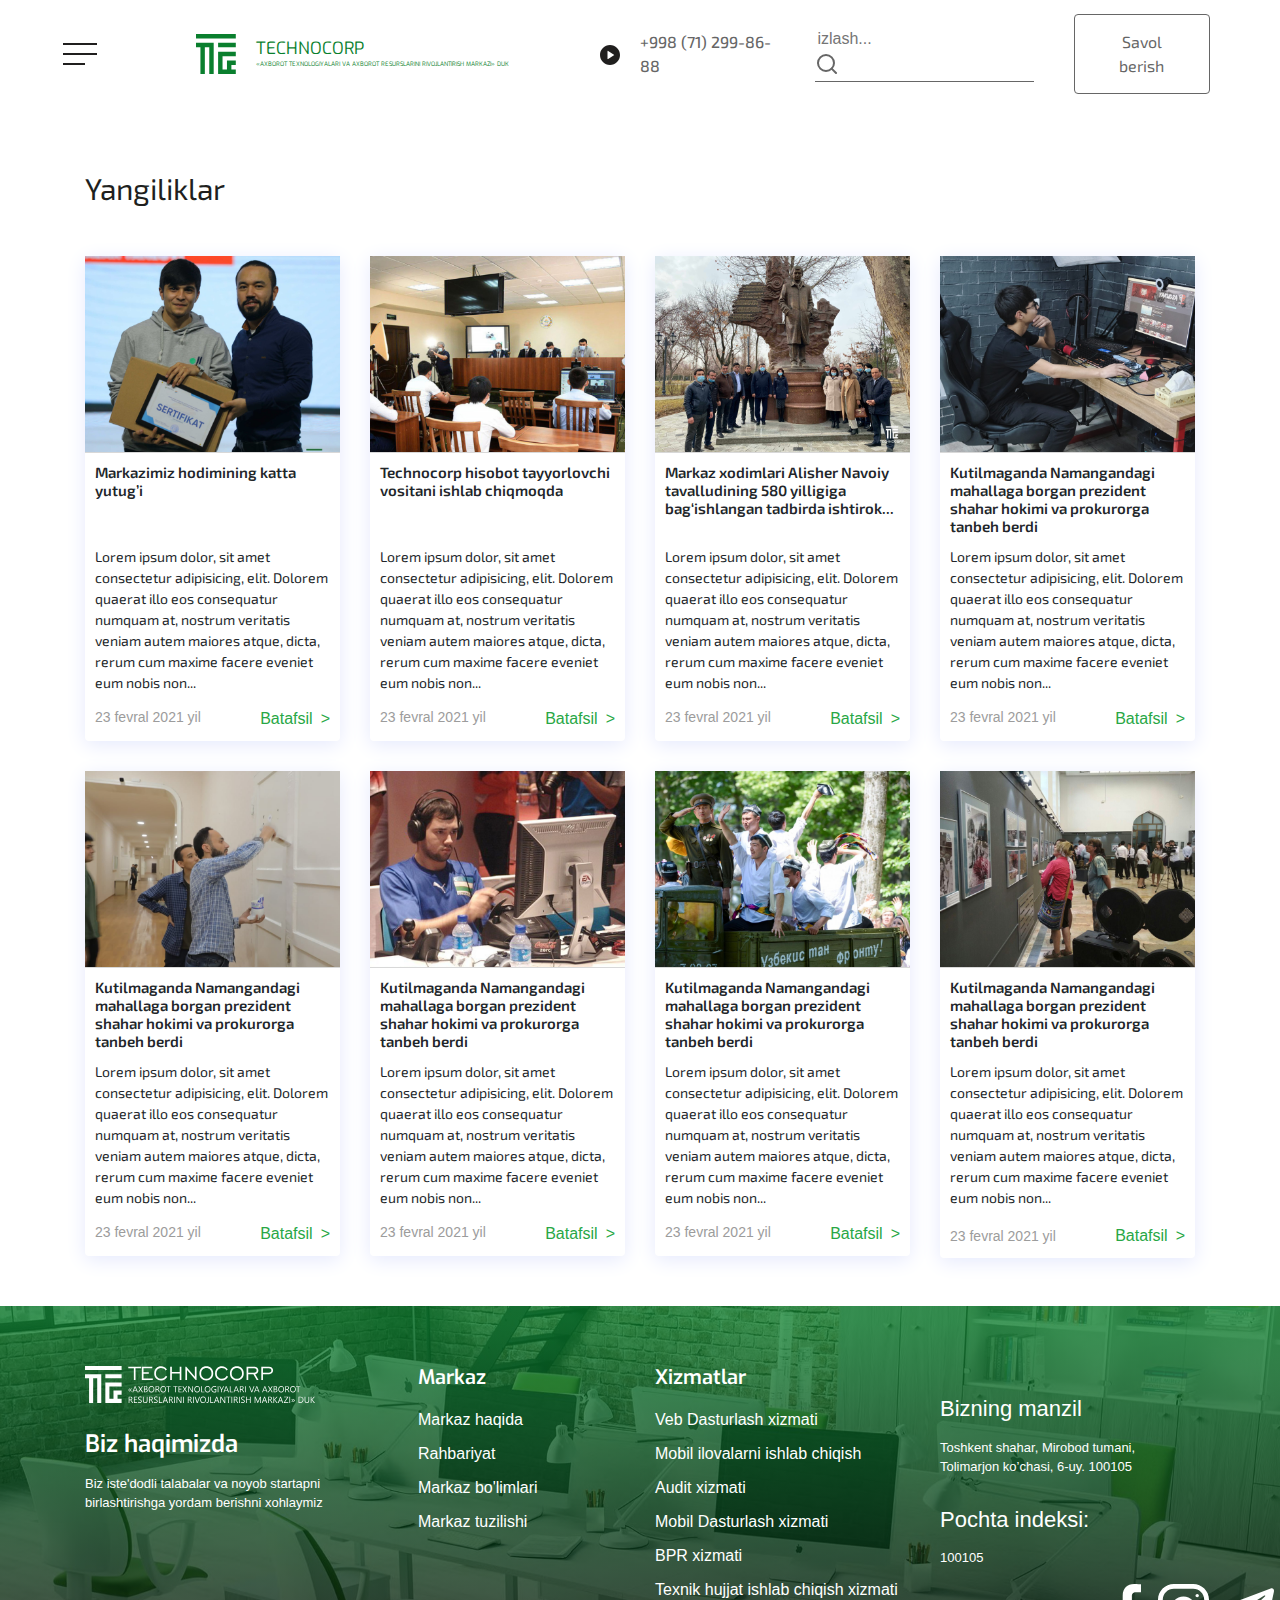
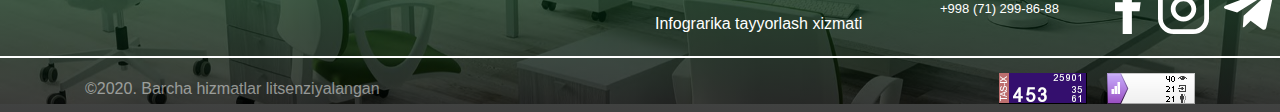
<file: news.html>
<!DOCTYPE html>
<html lang="en">

<head>
    <meta charset="UTF-8">
    <title>Yangiliklar</title>
    <link rel="stylesheet" href="css/bootstrap.css">
    <link rel="stylesheet" href="css/news.css">

</head>

<body>
    <header>
        <div class="navigation-bar d-flex">
            <div class="top-nav-left d-flex align-items-center justify-content-between w-50 ">
                <button type="button" class="btn navbar-toggler" data-toggle="collapse" data-target="#navbar"><img
                        src="assets/icons/main-page/filtr.svg" alt=""></button>

                <ul class="navbar-collapse navbar-nav flex-column navbar-menu collapse" id="navbar">
                    <li class="nav-item"><a href="index.html"
                            class="nav-link text-decoration-none font-exo-regular">Bosh sahifa</a></li>
                    <li class="nav-item"><a href="news.html"
                            class="nav-link text-decoration-none font-exo-regular">Yangiliklar</a></li>
                    <li class="nav-item"><a href="document.html"
                            class="nav-link text-decoration-none font-exo-regular">Hujjatlar</a></li>
                    <li class="nav-item"><a href="services.html"
                            class="nav-link text-decoration-none font-exo-regular">Xizmatlar</a></li>
                    <li class="nav-item"><a href="vacancy.html"
                            class="nav-link text-decoration-none font-exo-regular">Vakansiya</a></li>
                    <li class="nav-item"><a href="web-developer.html"
                            class="nav-link text-decoration-none font-exo-regular">web dasturlash</a></li>
                    <li class="nav-item"><a href="portfolio.html"
                            class="nav-link text-decoration-none font-exo-regular">Portfolio</a></li>
                    <li class="nav-item"><a href="contact.html"
                            class="nav-link text-decoration-none font-exo-regular">Aloqa</a></li>
                    <li class="nav-item"><a href="about-us.html"
                            class="nav-link text-decoration-none font-exo-regular">Biz haqimizda</a></li>

                </ul>

                <a href="index.html" class="d-flex align-items-center logo text-decoration-none"><img
                        src="assets/icons/main-page/logo.svg" alt="">
                    <div>
                        <h1 class="mb-0 font-exo-regular">TECHNOCORP</h1>
                        <p class="mb-0 font-exo-regular">«AXBOROT TEXNOLOGIYALARI VA AXBOROT RESURSLARINI RIVOJLANTIRISH
                            MARKAZI» DUK</p>
                    </div>
                </a>

                <a href="#"><img src="assets/icons/main-page/tube.svg" alt=""></a>

            </div>
            <div class="top-nav-right d-flex justify-content-end align-items-center w-50">
                <p class="mb-0 font-exo2-medium">+998 (71) 299-86-88</p>
                <div class="input-group">
                    <input type="search" class="shadow-none search-input" placeholder="izlash...">
                    <a href="#">
                        <div class="icon-search"></div>
                    </a>
                </div>
                <a href="Questions.html"><button type="button" class="btn font-exo2-regular">Savol berish </button></a>

            </div>
        </div>


    </header>

    <main>
        <div class="container">

            <h6 class="font-exo2-regular">Yangiliklar</h6>
            <div class="row">
                <div class="col-md-3 col-sm-6">
                    <div class="card">
                        <div class="card-header p-0">
                            <img src="assets/images/news/img-1.png" class="w-100" alt="">
                        </div>
                        <div class="card-body">
                            <div class="title">
                                <h5 class="mb-0 font-exo2-semibold">Markazimiz hodimining katta yutug’i</h5>
                            </div>
                            <p class="font-exo2-regular mt-2">Lorem ipsum dolor, sit amet consectetur adipisicing, elit.
                                Dolorem quaerat illo eos consequatur
                                numquam at, nostrum veritatis veniam autem maiores atque, dicta, rerum cum maxime facere
                                eveniet
                                eum nobis non...</p>

                            <div class="foot d-flex justify-content-between">
                                <p>23 fevral 2021 yil</p>
                                <a href="#" class="text-decoration-none text-success d-flex align-items-center">Batafsil
                                    <span class="ml-2"> > </span></a>
                            </div>
                        </div>
                    </div>
                </div>
                <div class="col-md-3 col-sm-6">
                    <div class="card">
                        <div class="card-header p-0">
                            <img src="assets/images/news/img-2.png" class="w-100" alt="">
                        </div>
                        <div class="card-body">
                            <div class="title">
                                <h5 class="mb-0 font-exo2-semibold">Technocorp hisobot tayyorlovchi vositani ishlab
                                    chiqmoqda</h5>
                            </div>
                            <p class="font-exo2-regular mt-2">Lorem ipsum dolor, sit amet consectetur adipisicing, elit.
                                Dolorem quaerat illo eos consequatur
                                numquam at, nostrum veritatis veniam autem maiores atque, dicta, rerum cum maxime facere
                                eveniet
                                eum nobis non...</p>

                            <div class="foot d-flex justify-content-between">
                                <p>23 fevral 2021 yil</p>
                                <a href="#" class="text-decoration-none text-success d-flex align-items-center">Batafsil
                                    <span class="ml-2"> > </span></a>
                            </div>
                        </div>
                    </div>
                </div>
                <div class="col-md-3 col-sm-6">
                    <div class="card">
                        <div class="card-header p-0">
                            <img src="assets/images/news/img-3.png" class="w-100" alt="">
                        </div>
                        <div class="card-body">
                            <div class="title">
                                <h5 class="mb-0 font-exo2-semibold">Markaz xodimlari Alisher Navoiy tavalludining 580
                                    yilligiga bag‘ishlangan tadbirda ishtirok...</h5>
                            </div>
                            <p class="font-exo2-regular mt-2">Lorem ipsum dolor, sit amet consectetur adipisicing, elit.
                                Dolorem quaerat illo eos consequatur
                                numquam at, nostrum veritatis veniam autem maiores atque, dicta, rerum cum maxime facere
                                eveniet
                                eum nobis non...</p>

                            <div class="foot d-flex justify-content-between">
                                <p>23 fevral 2021 yil</p>
                                <a href="#" class="text-decoration-none text-success d-flex align-items-center">Batafsil
                                    <span class="ml-2"> > </span></a>
                            </div>
                        </div>
                    </div>
                </div>
                <div class="col-md-3 col-sm-6">
                    <div class="card">
                        <div class="card-header p-0">
                            <img src="assets/images/news/img-4.png" class="w-100" alt="">
                        </div>
                        <div class="card-body">
                            <div class="title">
                                <h5 class="mb-0 font-exo2-semibold">Kutilmaganda Namangandagi mahallaga borgan prezident
                                    shahar hokimi va prokurorga tanbeh berdi</h5>
                            </div>
                            <p class="font-exo2-regular mt-2">Lorem ipsum dolor, sit amet consectetur adipisicing, elit.
                                Dolorem quaerat illo eos consequatur
                                numquam at, nostrum veritatis veniam autem maiores atque, dicta, rerum cum maxime facere
                                eveniet
                                eum nobis non...</p>

                            <div class="foot d-flex justify-content-between">
                                <p>23 fevral 2021 yil</p>
                                <a href="#" class="text-decoration-none text-success d-flex align-items-center">Batafsil
                                    <span class="ml-2"> > </span></a>
                            </div>
                        </div>
                    </div>
                </div>
                <div class="col-md-3 col-sm-6">
                    <div class="card">
                        <div class="card-header p-0">
                            <img src="assets/images/news/img-5.png" class="w-100" alt="">
                        </div>
                        <div class="card-body">
                            <div class="title">
                                <h5 class="mb-0 font-exo2-semibold">Kutilmaganda Namangandagi mahallaga borgan prezident
                                    shahar hokimi va prokurorga tanbeh berdi</h5>
                            </div>
                            <p class="font-exo2-regular mt-2">Lorem ipsum dolor, sit amet consectetur adipisicing, elit.
                                Dolorem quaerat illo eos consequatur
                                numquam at, nostrum veritatis veniam autem maiores atque, dicta, rerum cum maxime facere
                                eveniet
                                eum nobis non...</p>

                            <div class="foot d-flex justify-content-between">
                                <p>23 fevral 2021 yil</p>
                                <a href="#" class="text-decoration-none text-success d-flex align-items-center">Batafsil
                                    <span class="ml-2"> > </span></a>
                            </div>
                        </div>
                    </div>
                </div>
                <div class="col-md-3 col-sm-6">
                    <div class="card">
                        <div class="card-header p-0">
                            <img src="assets/images/news/img-6.png" class="w-100" alt="">
                        </div>
                        <div class="card-body">
                            <div class="title">
                                <h5 class="mb-0 font-exo2-semibold">Kutilmaganda Namangandagi mahallaga borgan prezident
                                    shahar hokimi va prokurorga tanbeh berdi</h5>
                            </div>
                            <p class="font-exo2-regular mt-2">Lorem ipsum dolor, sit amet consectetur adipisicing, elit.
                                Dolorem quaerat illo eos consequatur
                                numquam at, nostrum veritatis veniam autem maiores atque, dicta, rerum cum maxime facere
                                eveniet
                                eum nobis non...</p>

                            <div class="foot d-flex justify-content-between">
                                <p>23 fevral 2021 yil</p>
                                <a href="#" class="text-decoration-none text-success d-flex align-items-center">Batafsil
                                    <span class="ml-2"> > </span></a>
                            </div>
                        </div>
                    </div>
                </div>

                <div class="col-md-3 col-sm-6">
                    <div class="card">
                        <div class="card-header p-0">
                            <img src="assets/images/news/img-7.png" class="w-100" alt="">
                        </div>
                        <div class="card-body">
                            <div class="title">
                                <h5 class="mb-0 font-exo2-semibold">Kutilmaganda Namangandagi mahallaga borgan prezident
                                    shahar hokimi va prokurorga tanbeh berdi</h5>
                            </div>
                            <p class="font-exo2-regular mt-2">Lorem ipsum dolor, sit amet consectetur adipisicing, elit.
                                Dolorem quaerat illo eos consequatur
                                numquam at, nostrum veritatis veniam autem maiores atque, dicta, rerum cum maxime facere
                                eveniet
                                eum nobis non...</p>

                            <div class="foot d-flex justify-content-between">
                                <p>23 fevral 2021 yil</p>
                                <a href="#" class="text-decoration-none text-success d-flex align-items-center">Batafsil
                                    <span class="ml-2"> > </span></a>
                            </div>
                        </div>
                    </div>
                </div>
                <div class="col-md-3 col-sm-6">
                    <div class="card">
                        <div class="card-header p-0">
                            <img src="assets/images/news/img-8.png" class="w-100" alt="">
                        </div>
                        <div class="card-body">
                            <div class="title">
                                <h5 class="mb-0 font-exo2-semibold">Kutilmaganda Namangandagi mahallaga borgan prezident
                                    shahar hokimi va prokurorga tanbeh berdi</h5>
                            </div>
                            <p class="font-exo2-regular mt-2">Lorem ipsum dolor, sit amet consectetur adipisicing, elit.
                                Dolorem quaerat illo eos consequatur
                                numquam at, nostrum veritatis veniam autem maiores atque, dicta, rerum cum maxime facere
                                eveniet
                                eum nobis non...</p>

                            <div class="foot d-flex justify-content-between align-items-center mt-3">
                                <p>23 fevral 2021 yil</p>
                                <a href="#" class="text-decoration-none text-success d-flex align-items-center">Batafsil
                                    <span class="ml-2"> > </span></a>
                            </div>
                        </div>
                    </div>
                </div>
            </div>
        </div>
    </main>

    <footer class="mt-5">
        <div class="div container">
            <div class="row">
                <div class="col-md-3">
                    <a href="#" class="d-flex align-items-center logo text-decoration-none">
                        <!--                    <img src="assets/icons/vacancy/logo-w.svg" alt="">-->
                        <!--                    <div>-->
                        <!--                        <h1 class="mb-0 font-exo-regular">TECHNOCORP</h1>-->
                        <!--                        <p class="mb-0 font-exo-regular">«AXBOROT TEXNOLOGIYALARI VA AXBOROT RESURSLARINI RIVOJLANTIRISH-->
                        <!--                            MARKAZI» DUK</p>-->
                        <!--                    </div>-->
                        <img src="assets/icons/vacancy/techno.svg" alt="">
                    </a>
                    <h4 class="font-exo-semibold">Biz haqimizda</h4>
                    <p>Biz iste'dodli talabalar va noyob startapni birlashtirishga yordam berishni xohlaymiz</p>
                </div>
                <div class="col-md-3">
                    <div class="ml-5">
                        <h5 class="font-exo-semibold">Markaz</h5>
                        <ul class="navbar-nav">
                            <li class="nav-item"><a href="#" class="nav-link">Markaz haqida</a></li>
                            <li class="nav-item"><a href="#" class="nav-link">Rahbariyat</a></li>
                            <li class="nav-item"><a href="#" class="nav-link">Markaz bo'limlari</a></li>
                            <li class="nav-item"><a href="#" class="nav-link">Markaz tuzilishi</a></li>
                        </ul>
                    </div>
                </div>
                <div class="col-md-3">
                    <h5 class="font-exo-semibold">Xizmatlar</h5>
                    <ul class="navbar-nav">
                        <li class="nav-item"><a href="#" class="nav-link">Veb Dasturlash xizmati</a></li>
                        <li class="nav-item"><a href="#" class="nav-link">Mobil ilovalarni ishlab chiqish</a></li>
                        <li class="nav-item"><a href="#" class="nav-link">Audit xizmati</a></li>
                        <li class="nav-item"><a href="#" class="nav-link">Mobil Dasturlash xizmati</a></li>
                        <li class="nav-item"><a href="#" class="nav-link">BPR xizmati</a></li>
                        <li class="nav-item"><a href="#" class="nav-link">Texnik hujjat ishlab chiqish xizmati</a></li>
                        <li class="nav-item"><a href="#" class="nav-link">Infograrika tayyorlash xizmati</a></li>
                    </ul>
                </div>
                <div class="col-md-3">
                    <h6 class="mb-0">Bizning manzil</h6>
                    <p>Toshkent shahar, Mirobod tumani, Tolimarjon ko’chasi, 6-uy. 100105</p>

                    <h6 class="mb-0">Pochta indeksi:</h6>
                    <p>100105</p>

                    <div class="contact-net d-flex justify-content-between">
                        <p>+998 (71) 299-86-88</p>
                        <div class="net d-flex">
                            <img src="assets/icons/vacancy/f.svg" alt="">
                            <img src="assets/icons/vacancy/i.svg" alt="">
                            <img src="assets/icons/vacancy/t.svg" alt="">
                        </div>
                    </div>
                </div>
            </div>
        </div>

        <div class="w-line"></div>
        <div class="container">
            <div class="bottom-f d-flex justify-content-between align-items-center">
                <p class="text-white-50 mb-2">©2020. Barcha hizmatlar litsenziyalangan</p>
                <div class="adv mb-2">
                    <a href="#"><img src="assets/icons/vacancy/collect.svg" alt=""></a>
                    <a href="#"><img src="assets/icons/vacancy/collect-2.svg" class="ml-3" alt=""></a>
                </div>
            </div>
        </div>
    </footer>


    <script src="js/jquery-3.3.1.slim.min.js"></script>
    <script src="js/popper.min.js"></script>
    <script src="js/bootstrap.js"></script>
</body>

</html>
</file>
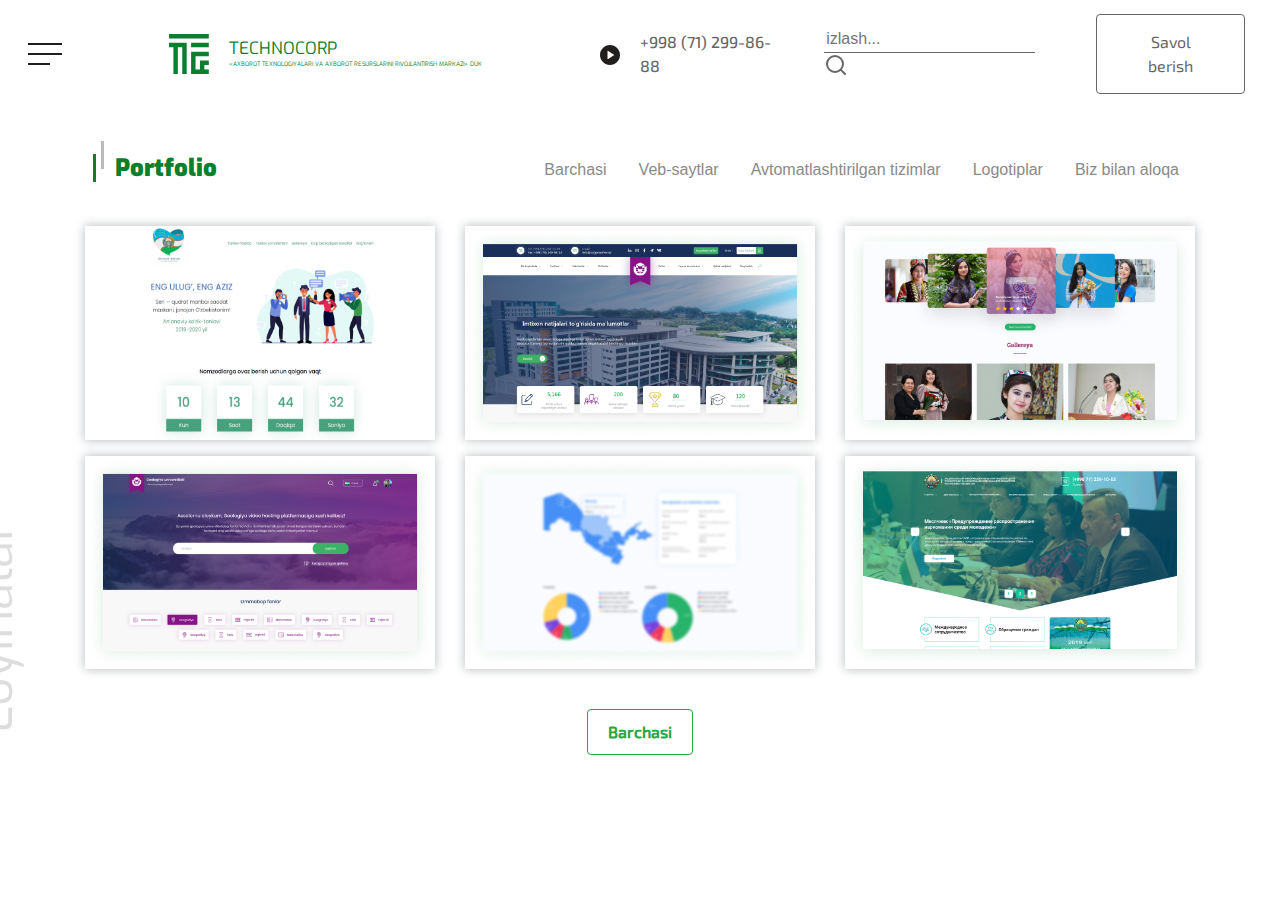
<file: portfolio.html>
<!DOCTYPE html>
<html lang="en">

<head>
    <meta charset="UTF-8">
    <meta name="viewport" content="width=device-width, initial-scale=1.0">

    <title>portfolio</title>

    <link rel="stylesheet" href="css/bootstrap.css">
    <link rel="stylesheet" href="css/portfolio.css">

</head>

<body>

    <div class="top">
        <div class="navigation-bar d-flex">
            <div class="top-nav-left d-flex align-items-center justify-content-between w-50 ">
                <button type="button" class="btn navbar-toggler" data-toggle="collapse" data-target="#navbar"><img
                        src="assets/icons/main-page/filtr.svg" alt=""></button>

                <ul class="navbar-collapse navbar-nav flex-column navbar-menu collapse" id="navbar">
                    <li class="nav-item"><a href="index.html"
                            class="nav-link text-decoration-none font-exo-regular">Bosh sahifa</a></li>
                    <li class="nav-item"><a href="news.html"
                            class="nav-link text-decoration-none font-exo-regular">Yangiliklar</a></li>
                    <li class="nav-item"><a href="document.html"
                            class="nav-link text-decoration-none font-exo-regular">Hujjatlar</a></li>
                    <li class="nav-item"><a href="services.html"
                            class="nav-link text-decoration-none font-exo-regular">Xizmatlar</a></li>
                    <li class="nav-item"><a href="vacancy.html"
                            class="nav-link text-decoration-none font-exo-regular">Vakansiya</a></li>
                    <li class="nav-item"><a href="web-developer.html"
                            class="nav-link text-decoration-none font-exo-regular">web dasturlash</a></li>
                    <li class="nav-item"><a href="portfolio.html"
                            class="nav-link text-decoration-none font-exo-regular">Portfolio</a></li>
                    <li class="nav-item"><a href="contact.html"
                            class="nav-link text-decoration-none font-exo-regular">Aloqa</a></li>
                    <li class="nav-item"><a href="about-us.html"
                            class="nav-link text-decoration-none font-exo-regular">Biz haqimizda</a></li>

                </ul>

                <a href="index.html" class="d-flex align-items-center logo text-decoration-none"><img
                        src="assets/icons/main-page/logo.svg" alt="">
                    <div>
                        <h1 class="mb-0 font-exo-regular">TECHNOCORP</h1>
                        <p class="mb-0 font-exo-regular">«AXBOROT TEXNOLOGIYALARI VA AXBOROT RESURSLARINI RIVOJLANTIRISH
                            MARKAZI» DUK</p>
                    </div>
                </a>

                <a href="#"><img src="assets/icons/main-page/tube.svg" alt=""></a>

            </div>
            <div class="top-nav-right d-flex justify-content-end align-items-center w-50">
                <p class="mb-0 font-exo2-medium">+998 (71) 299-86-88</p>
                <div class="input-group">
                    <input type="search" class="shadow-none search-input" placeholder="izlash...">
                    <a href="#">
                        <div class="icon-search"></div>
                    </a>
                </div>
                <a href="Questions.html"><button type="button" class="btn font-exo2-regular">Savol berish </button></a>

            </div>
        </div>


        <div class="container  ">
            <div class="d-flex align-items-center justify-content-between">
                <div class="portfolio">
                    <h6 class="mb-0 font-exo-black">Portfolio</h6>
                    <div class="grey-line"></div>
                    <div class="green-line"></div>
                </div>
                <div class="m-menu">
                    <ul class="nav">
                        <li class="nav-item"><a href="#" class="nav-link">Barchasi</a></li>
                        <li class="nav-item"><a href="#" class="nav-link">Veb-saytlar</a></li>
                        <li class="nav-item"><a href="#" class="nav-link">Avtomatlashtirilgan tizimlar</a></li>
                        <li class="nav-item"><a href="#" class="nav-link">Logotiplar</a></li>
                        <li class="nav-item"><a href="#" class="nav-link">Biz bilan aloqa</a></li>
                    </ul>
                </div>
            </div>

            <div class="row">
                <div class="col-md-4"><img src="assets/images/main-page-portfolio/img-first.jpg" alt="">
                    <div class="apply">
                        <button type="button" class="btn"><img src="assets/icons/main-page-services/vector.svg"
                                alt=""></button>
                        <a href="http://murojaat.gis.uz" class="mb-0  font-exo-bold">murojaat.gis.uz</a>
                        <p class="mb-0">Jismoniy va yuridik shaxslardan kelib tushadigan murojaatlarni qayd qilish
                            axborot
                            tizimi</p>

                    </div>
                </div>
                <div class="col-md-4"><img src="assets/images/main-page-portfolio/img-second.png" alt="">
                    <div class="apply">
                        <button type="button" class="btn"><img src="assets/icons/main-page-services/vector.svg"
                                alt=""></button>
                        <a href="http://murojaat.gis.uz" class="mb-0  font-exo-bold">murojaat.gis.uz</a>
                        <p class="mb-0">Jismoniy va yuridik shaxslardan kelib tushadigan murojaatlarni qayd qilish
                            axborot
                            tizimi</p>

                    </div>
                </div>
                <div class="col-md-4"><img src="assets/images/main-page-portfolio/img-third.png" alt="">
                    <div class="apply">
                        <button type="button" class="btn"><img src="assets/icons/main-page-services/vector.svg"
                                alt=""></button>
                        <a href="http://murojaat.gis.uz" class="mb-0  font-exo-bold">murojaat.gis.uz</a>
                        <p class="mb-0">Jismoniy va yuridik shaxslardan kelib tushadigan murojaatlarni qayd qilish
                            axborot
                            tizimi</p>

                    </div>
                </div>
                <div class="col-md-4 mt-3"><img src="assets/images/main-page-portfolio/img-fourth.png" alt="">
                    <div class="apply">
                        <button type="button" class="btn"><img src="assets/icons/main-page-services/vector.svg"
                                alt=""></button>
                        <a href="http://murojaat.gis.uz" class="mb-0  font-exo-bold">murojaat.gis.uz</a>
                        <p class="mb-0">Jismoniy va yuridik shaxslardan kelib tushadigan murojaatlarni qayd qilish
                            axborot
                            tizimi</p>

                    </div>
                </div>
                <div class="col-md-4 mt-3"><img src="assets/images/main-page-portfolio/img-fifth.png" alt="">
                    <div class="apply">
                        <button type="button" class="btn"><img src="assets/icons/main-page-services/vector.svg"
                                alt=""></button>
                        <a href="http://murojaat.gis.uz" class="mb-0  font-exo-bold">murojaat.gis.uz</a>
                        <p class="mb-0">Jismoniy va yuridik shaxslardan kelib tushadigan murojaatlarni qayd qilish
                            axborot
                            tizimi</p>

                    </div>
                </div>
                <div class="col-md-4 mt-3"><img src="assets/images/main-page-portfolio/img-sixth.png" alt="">
                    <div class="apply">
                        <button type="button" class="btn"><img src="assets/icons/main-page-services/vector.svg"
                                alt=""></button>
                        <a href="http://murojaat.gis.uz" class="mb-0  font-exo-bold">murojaat.gis.uz</a>
                        <p class="mb-0">Jismoniy va yuridik shaxslardan kelib tushadigan murojaatlarni qayd qilish
                            axborot
                            tizimi</p>

                    </div>
                </div>
            </div>

            <button type="button" class="btn btn-outline-success font-exo2-medium">Barchasi</button>
            <h3 class="font-exo-regular">Loyihalar</h3>
        </div>

    </div>


    <script src="js/jquery-3.3.1.slim.min.js"></script>
    <script src="js/popper.min.js"></script>
    <script src="js/bootstrap.js"></script>
</body>

</html>
</file>
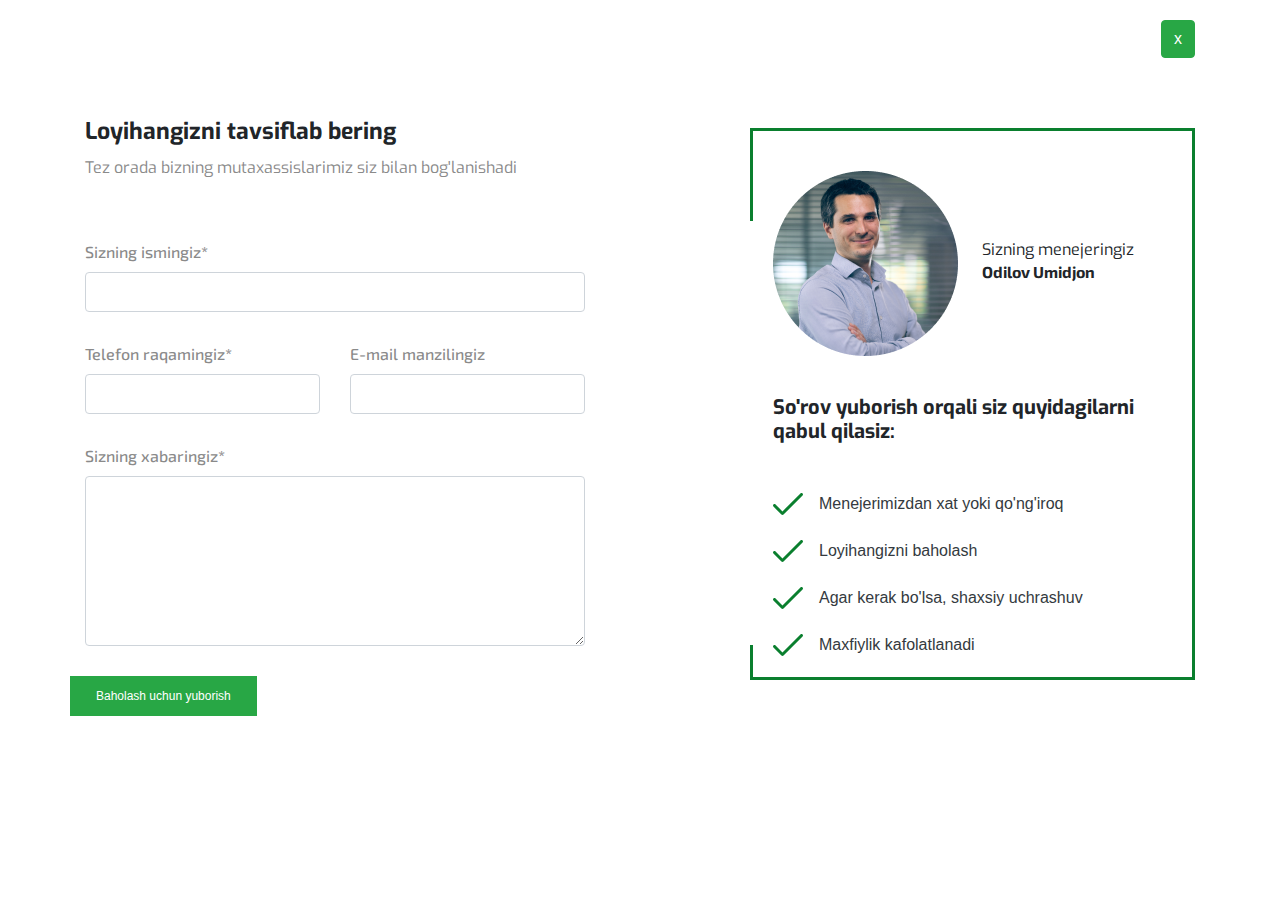
<file: Questions.html>
<!DOCTYPE html>
<html lang="en">
<head>
    <meta charset="UTF-8">
    <title>Asking question</title>
    <link rel="stylesheet" href="css/bootstrap.css">
    <link rel="stylesheet" href="css/questions.css">

</head>

<body>
<div class="container">
        <button  type="button" class="btn btn-success d-block ml-auto">
            <a href="index.html" class="text-white d-block">x</a>
        </button>

    <div class="row">
        <div class="col-md-7">
            <h2 class="mb-0 font-exo-bold">Loyihangizni tavsiflab bering</h2>
            <p class="font-exo-regular">Tez orada bizning mutaxassislarimiz siz bilan bog'lanishadi</p>
           <form class="row">
               <div class="col-12">
                   <label for="input1" class="font-exo2-medium">Sizning ismingiz*</label>
                   <input type="text" id="input1" class="form-control">
               </div>

               <div class="col-md-6">
                   <label for="input2" class="font-exo2-medium">Telefon raqamingiz*</label>
                   <input type="text" id="input2" class="form-control">
               </div>

               <div class="col-md-6">
                   <label for="input3" class="font-exo2-medium">E-mail manzilingiz</label>
                   <input type="text" id="input3" class="form-control">
               </div>

               <div class="col-12">
                   <label for="input4" class="font-exo2-medium">Sizning xabaringiz*</label>
                   <textarea class="form-control" id="input4"></textarea>
               </div>
               
               <button type="submit" class="btn btn-success">Baholash uchun yuborish</button>
            </form>
        </div>

        <div class="col-md-5 ">
            <div class="rightPage">
            <div class="top d-flex align-items-center">
                <img src="assets/images/questions/main.png" alt="">
                <div class="ml-4">
                    <p class="mb-0 font-exo-regular">Sizning menejeringiz</p>
                    <h6 class="font-exo2-bold">Odilov Umidjon</h6>
                </div>
            </div>

            <h5 class="font-exo-bold">
                So'rov yuborish orqali siz quyidagilarni qabul qilasiz:
            </h5>

            <div class="infor d-flex mt-5">
                <img src="assets/icons/questions/true.svg" alt="">
                <a href="#" class="text-decoration-none text-dark ml-3">Menejerimizdan xat yoki qo'ng'iroq</a>
            </div>
            <div class="infor d-flex">
                <img src="assets/icons/questions/true.svg" alt="">
                <a href="#" class="text-decoration-none text-dark ml-3">Loyihangizni baholash</a>
            </div>
            <div class="infor d-flex">
                <img src="assets/icons/questions/true.svg" alt="">
                <a href="#" class="text-decoration-none text-dark ml-3">Agar kerak bo'lsa, shaxsiy uchrashuv</a>
            </div>
            <div class="infor d-flex">
                <img src="assets/icons/questions/true.svg" alt="">
                <a href="#" class="text-decoration-none text-dark ml-3">Maxfiylik kafolatlanadi</a>
            </div>
        </div>
            <div class="light-line"></div>
        </div>


    </div>
</div>

<script src="js/jquery-3.3.1.slim.min.js"></script>
<script src="js/popper.min.js"></script>
<script src="js/bootstrap.js"></script>
</body>
</html>
</file>
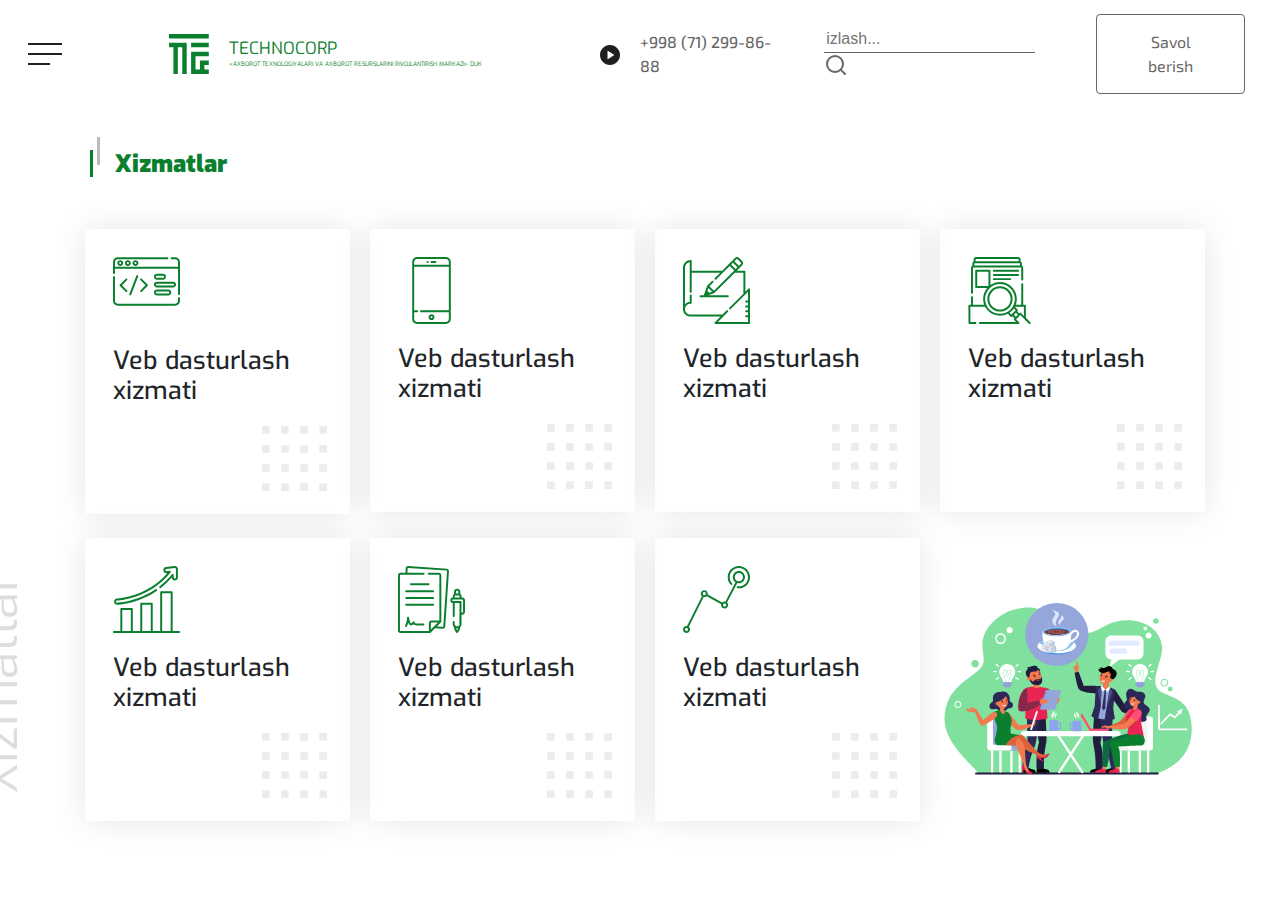
<file: services.html>
<!DOCTYPE html>
<html lang="en">

<head>
    <meta charset="UTF-8">
    <meta name="viewport" content="width=device-width, initial-scale=1.0">
    <title>services</title>
    <link rel="stylesheet" href="css/bootstrap.css">
    <link rel="stylesheet" href="css/services.css">

</head>

<body>
    <div class="top">

        <div class="navigation-bar d-flex">
            <div class="top-nav-left d-flex align-items-center justify-content-between w-50 ">
                <button type="button" class="btn navbar-toggler" data-toggle="collapse" data-target="#navbar"><img
                        src="assets/icons/main-page/filtr.svg" alt=""></button>

                <ul class="navbar-collapse navbar-nav flex-column navbar-menu collapse" id="navbar">
                    <li class="nav-item"><a href="index.html"
                            class="nav-link text-decoration-none font-exo-regular">Bosh sahifa</a></li>
                    <li class="nav-item"><a href="news.html"
                            class="nav-link text-decoration-none font-exo-regular">Yangiliklar</a></li>
                    <li class="nav-item"><a href="document.html"
                            class="nav-link text-decoration-none font-exo-regular">Hujjatlar</a></li>
                    <li class="nav-item"><a href="services.html"
                            class="nav-link text-decoration-none font-exo-regular">Xizmatlar</a></li>
                    <li class="nav-item"><a href="vacancy.html"
                            class="nav-link text-decoration-none font-exo-regular">Vakansiya</a></li>
                    <li class="nav-item"><a href="web-developer.html"
                            class="nav-link text-decoration-none font-exo-regular">web dasturlash</a></li>
                    <li class="nav-item"><a href="portfolio.html"
                            class="nav-link text-decoration-none font-exo-regular">Portfolio</a></li>
                    <li class="nav-item"><a href="contact.html"
                            class="nav-link text-decoration-none font-exo-regular">Aloqa</a></li>
                    <li class="nav-item"><a href="about-us.html"
                            class="nav-link text-decoration-none font-exo-regular">Biz haqimizda</a></li>

                </ul>

                <a href="index.html" class="d-flex align-items-center logo text-decoration-none"><img
                        src="assets/icons/main-page/logo.svg" alt="">
                    <div>
                        <h1 class="mb-0 font-exo-regular">TECHNOCORP</h1>
                        <p class="mb-0 font-exo-regular">«AXBOROT TEXNOLOGIYALARI VA AXBOROT RESURSLARINI RIVOJLANTIRISH
                            MARKAZI» DUK</p>
                    </div>
                </a>

                <a href="#"><img src="assets/icons/main-page/tube.svg" alt=""></a>

            </div>
            <div class="top-nav-right d-flex justify-content-end align-items-center w-50">
                <p class="mb-0 font-exo2-medium">+998 (71) 299-86-88</p>
                <div class="input-group">
                    <input type="search" class="shadow-none search-input" placeholder="izlash...">
                    <a href="#">
                        <div class="icon-search"></div>
                    </a>
                </div>
                <a href="Questions.html"><button type="button" class="btn font-exo2-regular">Savol berish </button></a>

            </div>
        </div>


        <div class="container">

            <h6 class="mb-0 font-exo-black">Xizmatlar</h6>
            <div class="grey-line"></div>
            <div class="green-line"></div>

            <div class="row">

                <div class="col-lg-3 col-sm-6 ">
                    <div class="prog-lang">
                        <img src="assets/icons/main-page-services/veb.svg" class="mb-3" alt="">
                        <h2 class="mt-4 font-exo-medium">Veb dasturlash xizmati</h2>
                        <img src="assets/icons/main-page-services/group.svg" alt="">
                        <button type="button" class="btn"><img src="assets/icons/main-page-services/vector.svg"
                                alt=""></button>
                    </div>
                </div>
                <div class="col-lg-3 col-sm-6">
                    <div class="prog-lang"><img src="assets/icons/main-page-services/mobile.svg" alt="">
                        <h2 class="font-exo-medium">Veb dasturlash xizmati</h2>
                        <img src="assets/icons/main-page-services/group.svg" alt="">
                        <button type="button" class="btn"><img src="assets/icons/main-page-services/vector.svg"
                                alt=""></a>

                    </div>
                </div>
                <div class="col-lg-3 col-sm-6 ">
                    <div class="prog-lang"><img src="assets/icons/main-page-services/design.svg" alt="">
                        <h2 class="font-exo-medium">Veb dasturlash xizmati</h2>
                        <img src="assets/icons/main-page-services/group.svg" alt="">
                        <button type="button" class="btn"><img src="assets/icons/main-page-services/vector.svg"
                                alt=""></a>

                    </div>
                </div>
                <div class="col-lg-3 col-sm-6">
                    <div class="prog-lang"><img src="assets/icons/main-page-services/audit.svg" alt="">
                        <h2 class="font-exo-medium">Veb dasturlash xizmati</h2>
                        <img src="assets/icons/main-page-services/group.svg" alt="">
                        <button type="button" class="btn"><img src="assets/icons/main-page-services/vector.svg"
                                alt=""></a>

                    </div>
                </div>
                <!--                            *********************************    -->
                <div class="col-lg-3 col-sm-6 mt-4">
                    <div class="prog-lang">
                        <img src="assets/icons/main-page-services/bpr1.svg" alt="">
                        <h2 class="font-exo-medium">Veb dasturlash xizmati</h2>
                        <img src="assets/icons/main-page-services/group.svg" alt="">
                        <button type="button" class="btn"><img src="assets/icons/main-page-services/vector.svg"
                                alt=""></a>

                    </div>
                </div>
                <div class="col-lg-3 col-sm-6 mt-4">
                    <div class="prog-lang"><img src="assets/icons/main-page-services/technic.svg" alt="">
                        <h2 class="font-exo-medium">Veb dasturlash xizmati</h2>
                        <img src="assets/icons/main-page-services/group.svg" alt="">
                        <button type="button" class="btn"><img src="assets/icons/main-page-services/vector.svg"
                                alt=""></a>

                    </div>
                </div>
                <div class="col-lg-3 col-sm-6 mt-4">
                    <div class="prog-lang"><img src="assets/icons/main-page-services/intograr.svg" alt="">
                        <h2 class="font-exo-medium">Veb dasturlash xizmati</h2>
                        <img src="assets/icons/main-page-services/group.svg" alt="">
                        <button type="button" class="btn"><img src="assets/icons/main-page-services/vector.svg"
                                alt=""></a>

                    </div>
                </div>
                <div class="col-lg-3 col-sm-6 mt-4">

                    <img src="assets/icons/main-page-services/bottom-img.svg" alt="">
                </div </div>

            </div>

            <h3 class="font-exo-regular">Xizmatlar</h3>

        </div>
    </div>


    <script src="js/jquery-3.3.1.slim.min.js"></script>
    <script src="js/popper.min.js"></script>
    <script src="js/bootstrap.js"></script>

</body>

</html>
</file>
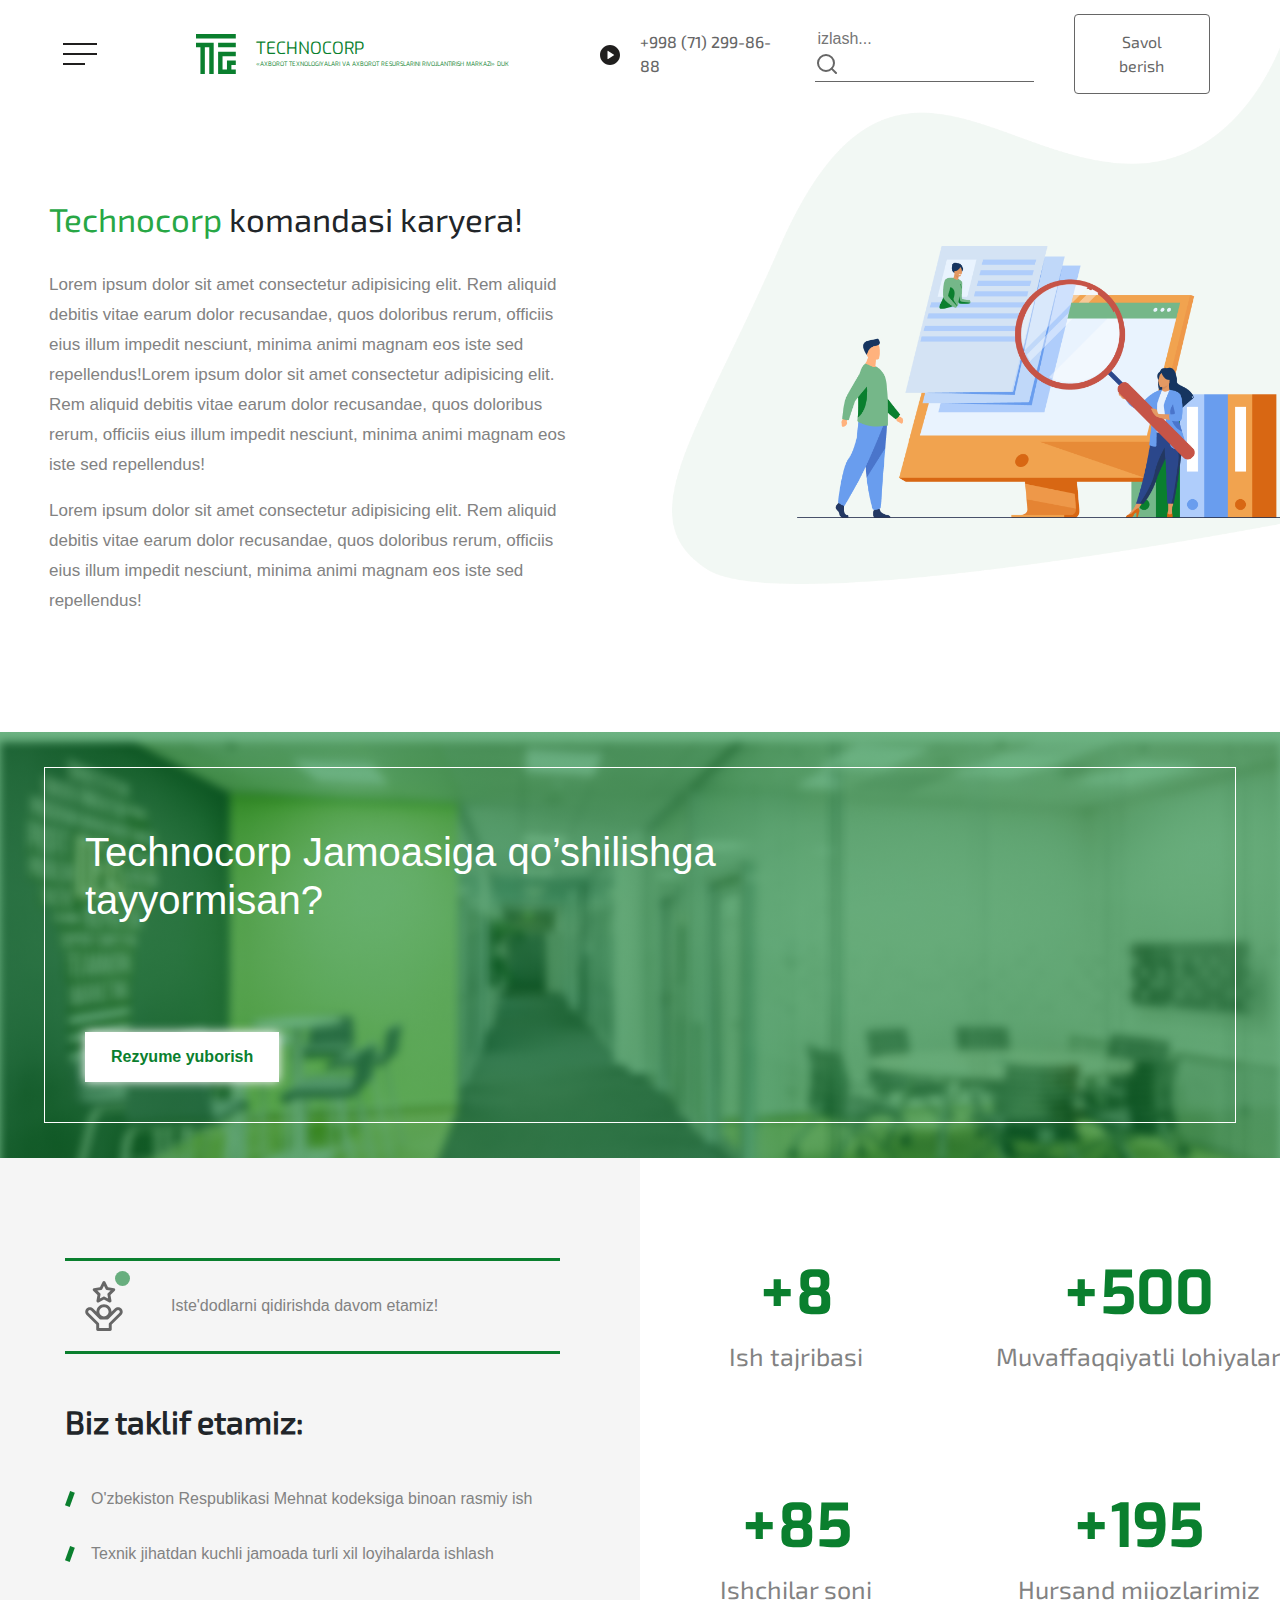
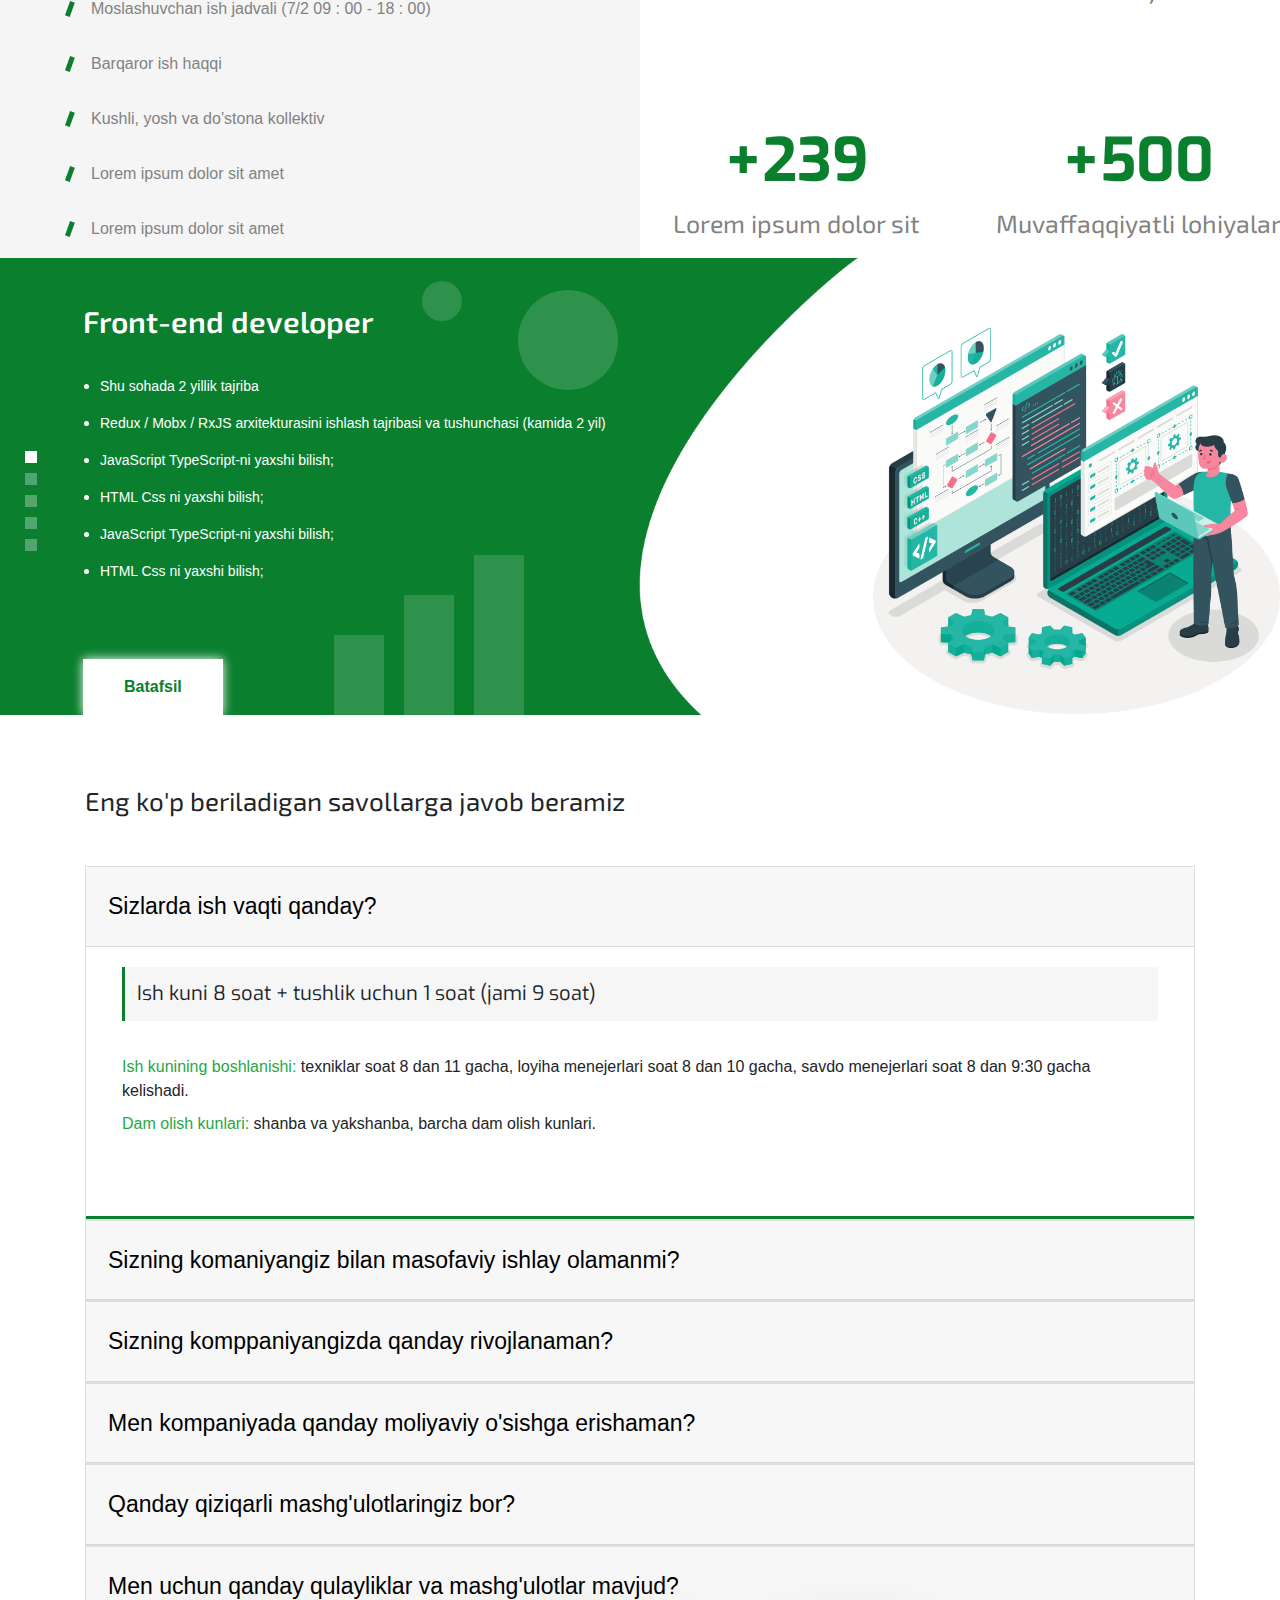
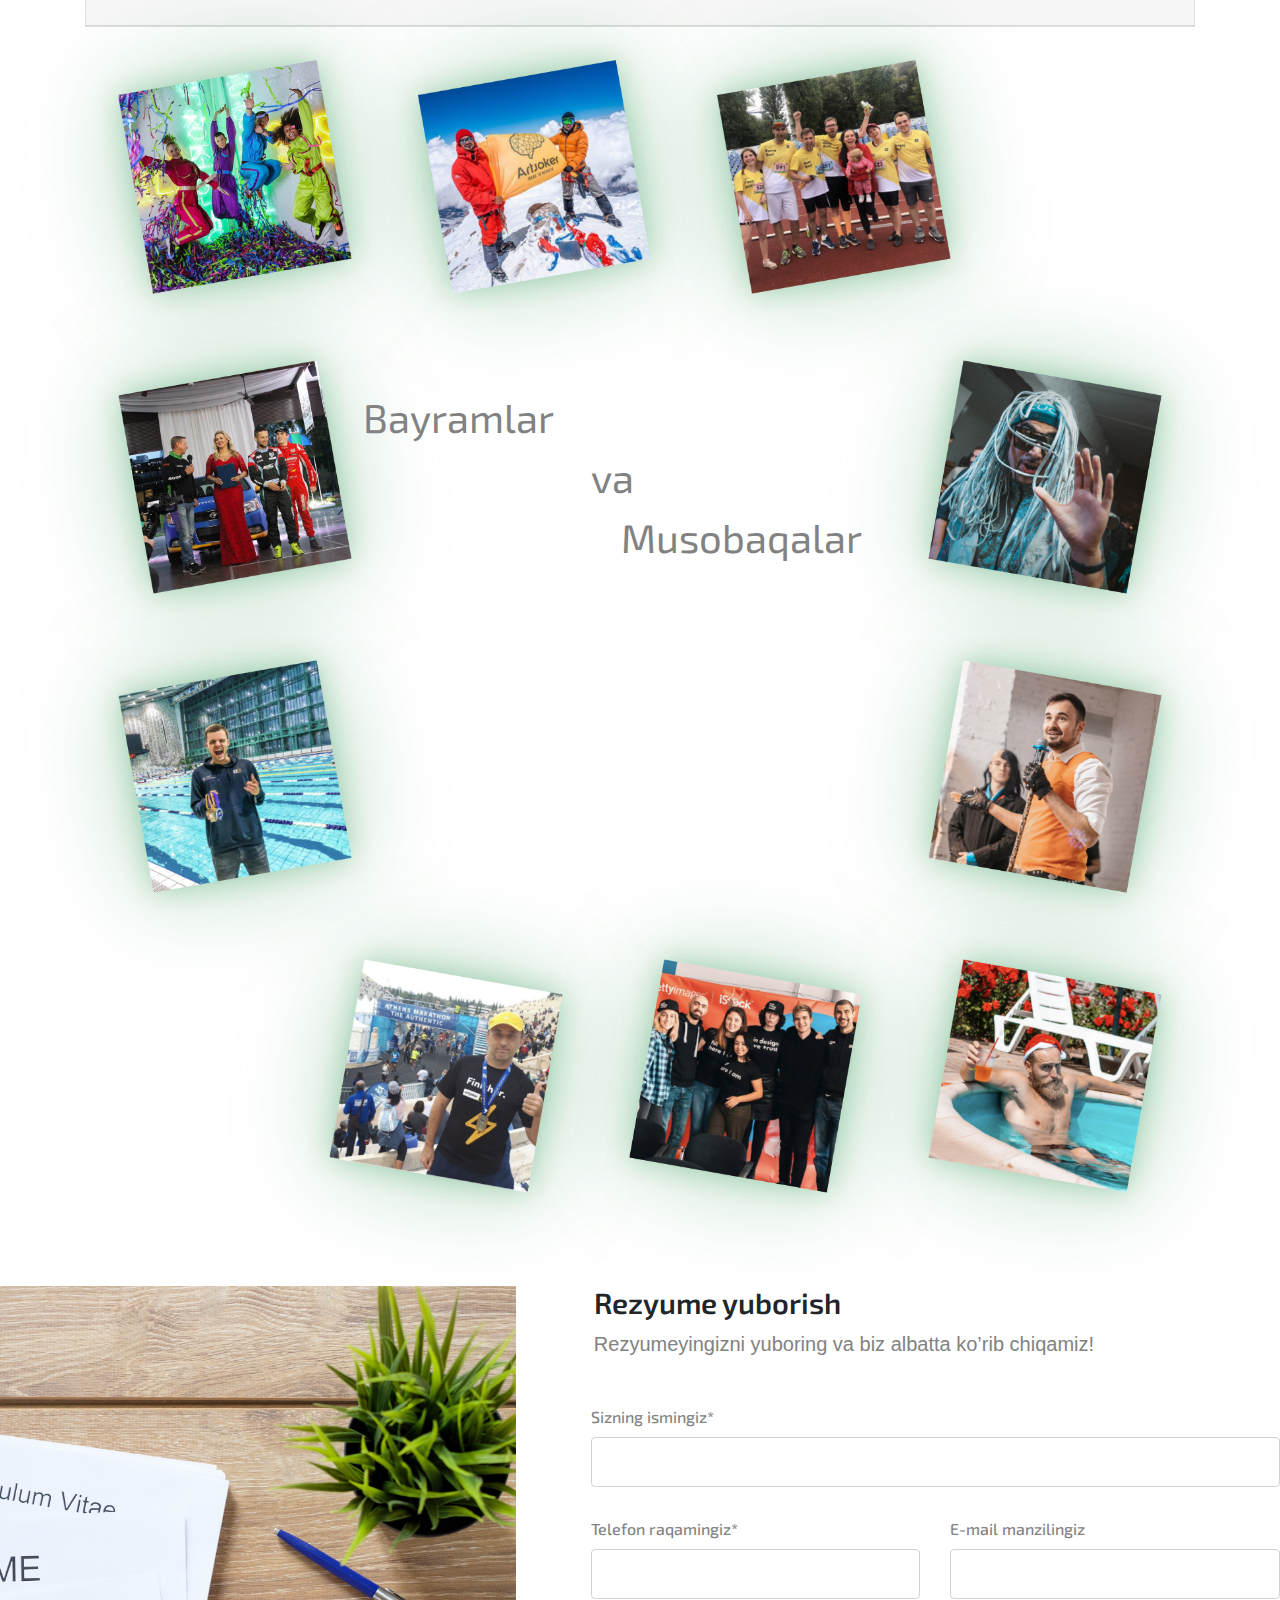
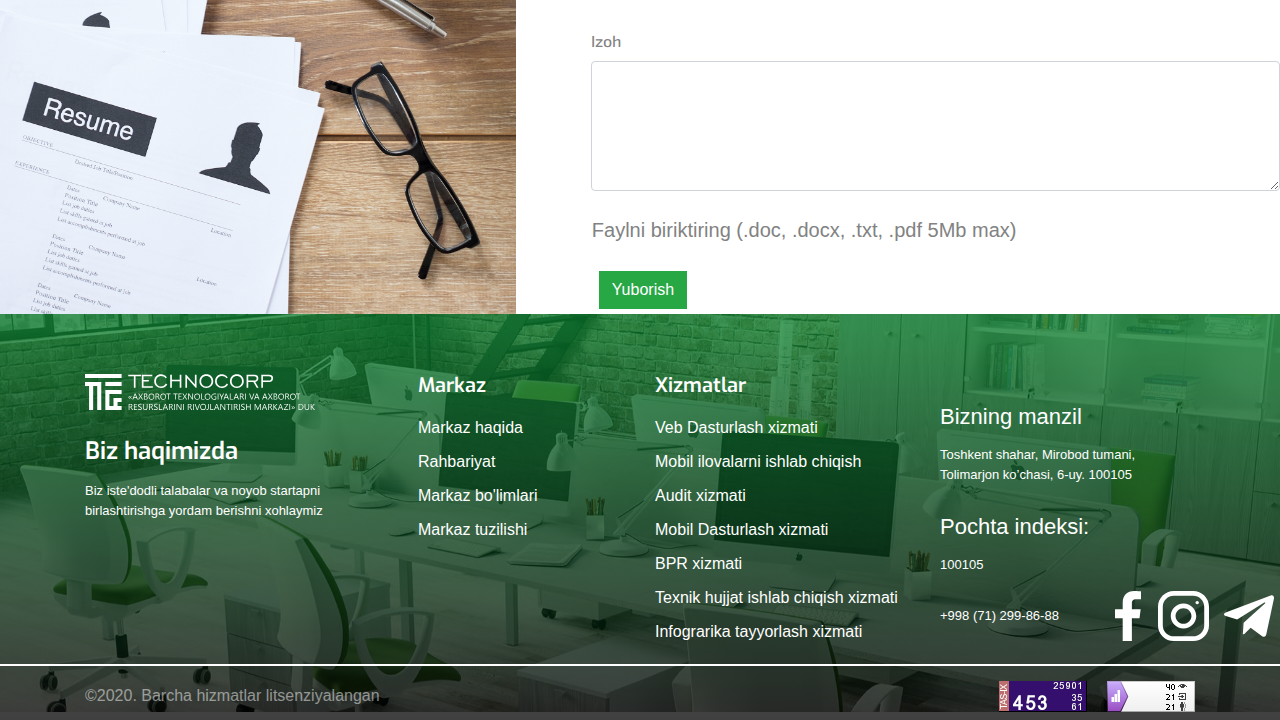
<file: vacancy.html>
<!DOCTYPE html>
<html lang="en">

<head>
    <meta charset="UTF-8">
    <title>Vacancy</title>
    <link rel="stylesheet" href="css/bootstrap.css">
    <link rel="stylesheet" href="css/vacancy.css">

</head>

<body>
    <header>
        <div class="navigation-bar d-flex">
            <div class="top-nav-left d-flex align-items-center justify-content-between w-50 ">
                <button type="button" class="btn navbar-toggler" data-toggle="collapse" data-target="#navbar"><img
                        src="assets/icons/main-page/filtr.svg" alt=""></button>

                <ul class="navbar-collapse navbar-nav flex-column navbar-menu collapse" id="navbar">
                    <li class="nav-item"><a href="index.html"
                            class="nav-link text-decoration-none font-exo-regular">Bosh sahifa</a></li>
                    <li class="nav-item"><a href="news.html"
                            class="nav-link text-decoration-none font-exo-regular">Yangiliklar</a></li>
                    <li class="nav-item"><a href="document.html"
                            class="nav-link text-decoration-none font-exo-regular">Hujjatlar</a></li>
                    <li class="nav-item"><a href="services.html"
                            class="nav-link text-decoration-none font-exo-regular">Xizmatlar</a></li>
                    <li class="nav-item"><a href="vacancy.html"
                            class="nav-link text-decoration-none font-exo-regular">Vakansiya</a></li>
                    <li class="nav-item"><a href="web-developer.html"
                            class="nav-link text-decoration-none font-exo-regular">web dasturlash</a></li>
                    <li class="nav-item"><a href="portfolio.html"
                            class="nav-link text-decoration-none font-exo-regular">Portfolio</a></li>
                    <li class="nav-item"><a href="contact.html"
                            class="nav-link text-decoration-none font-exo-regular">Aloqa</a></li>
                    <li class="nav-item"><a href="about-us.html"
                            class="nav-link text-decoration-none font-exo-regular">Biz haqimizda</a></li>

                </ul>

                <a href="index.html" class="d-flex align-items-center logo text-decoration-none"><img
                        src="assets/icons/main-page/logo.svg" alt="">
                    <div>
                        <h1 class="mb-0 font-exo-regular">TECHNOCORP</h1>
                        <p class="mb-0 font-exo-regular">«AXBOROT TEXNOLOGIYALARI VA AXBOROT RESURSLARINI RIVOJLANTIRISH
                            MARKAZI» DUK</p>
                    </div>
                </a>

                <a href="#"><img src="assets/icons/main-page/tube.svg" alt=""></a>

            </div>
            <div class="top-nav-right d-flex justify-content-end align-items-center w-50">
                <p class="mb-0 font-exo2-medium">+998 (71) 299-86-88</p>
                <div class="input-group">
                    <input type="search" class="shadow-none search-input" placeholder="izlash...">
                    <a href="#">
                        <div class="icon-search"></div>
                    </a>
                </div>
                <a href="Questions.html"><button type="button" class="btn font-exo2-regular">Savol berish </button></a>

            </div>
        </div>

        <div class="head">
            <div class="row">
                <div class="col-md-6">
                    <h2 class="mb-0 font-exo2-regular"><span class="text-success">Technocorp</span> komandasi karyera!
                    </h2>

                    <p>Lorem ipsum dolor sit amet consectetur adipisicing elit. Rem aliquid debitis vitae earum dolor
                        recusandae, quos doloribus rerum, officiis eius illum impedit nesciunt, minima animi magnam eos
                        iste
                        sed repellendus!Lorem ipsum dolor sit amet consectetur adipisicing elit. Rem aliquid debitis
                        vitae
                        earum dolor recusandae, quos doloribus rerum, officiis eius illum impedit nesciunt, minima animi
                        magnam eos iste sed repellendus!</p>
                    <p>
                        Lorem ipsum dolor sit amet consectetur adipisicing elit. Rem aliquid debitis vitae earum dolor
                        recusandae, quos doloribus rerum, officiis eius illum impedit nesciunt, minima animi magnam eos
                        iste
                        sed repellendus!</p>
                </div>
                <div class="col-md-6">
                    <img src="assets/images/vacancy/top-back.png" alt="">
                    <img src="assets/images/vacancy/top-img.png" alt="">
                </div>
            </div>
        </div>
    </header>

    <main>
        <div class="top">
            <div class="border-1">
                <div class="row">
                    <div class="col-7">
                        <h1>Technocorp Jamoasiga qo’shilishga tayyormisan?</h1>
                        <button type="button" class="btn font-weight-bolder">Rezyume yuborish</button>
                    </div>
                </div>
            </div>
        </div>

        <div class="row row-1">
            <div class="col-md-6">
                <div class="col6">
                    <div class="schedule d-flex align-items-center">
                        <div class="per">
                            <div class="green-circ"></div>
                            <img src="assets/icons/vacancy/surface1.svg" alt="">
                        </div>

                        <h6 class="mb-0 ml-5">Iste'dodlarni qidirishda davom etamiz!</h6>
                    </div>
                    <h2 class="mb-0 font-exo2-regular font-weight-bolder mt-5">Biz taklif etamiz:</h2>

                    <ul class="nav flex-column mt-4">
                        <li class="nav-item d-flex">
                            <img src="assets/icons/vacancy/list.svg" alt="">
                            <a href="#" class="nav-link text-decoration-none">O'zbekiston Respublikasi Mehnat kodeksiga
                                binoan rasmiy ish</a>
                        </li>

                        <li class="nav-item d-flex">
                            <img src="assets/icons/vacancy/list.svg" alt="">
                            <a href="#" class="nav-link text-decoration-none">Texnik jihatdan kuchli jamoada turli xil
                                loyihalarda ishlash</a>
                        </li>

                        <li class="nav-item d-flex">
                            <img src="assets/icons/vacancy/list.svg" alt="">
                            <a href="#" class="nav-link text-decoration-none">Moslashuvchan ish jadvali (7/2 09 : 00 -
                                18 : 00)</a>
                        </li>

                        <li class="nav-item d-flex">
                            <img src="assets/icons/vacancy/list.svg" alt="">
                            <a href="#" class="nav-link text-decoration-none">Barqaror ish haqqi</a>
                        </li>

                        <li class="nav-item d-flex">
                            <img src="assets/icons/vacancy/list.svg" alt="">
                            <a href="#" class="nav-link text-decoration-none">Kushli, yosh va do’stona kollektiv</a>
                        </li>

                        <li class="nav-item d-flex">
                            <img src="assets/icons/vacancy/list.svg" alt="">
                            <a href="#" class="nav-link text-decoration-none">Lorem ipsum dolor sit amet</a>
                        </li>

                        <li class="nav-item d-flex">
                            <img src="assets/icons/vacancy/list.svg" alt="">
                            <a href="#" class="nav-link text-decoration-none">Lorem ipsum dolor sit amet</a>
                        </li>

                    </ul>
                </div>
            </div>
            <div class="col-md-6">
                <div class="row">
                    <div class="col-sm-6">
                        <h6 class="mb-0 font-exo-bold">+8</h6>
                        <p class="mt-2 font-exo2-regular">Ish tajribasi</p>
                    </div>
                    <div class="col-sm-6">
                        <h6 class="mb-0 font-exo-bold">+500</h6>
                        <p class="mt-2 font-exo2-regular">Muvaffaqqiyatli lohiyalar</p>
                    </div>
                    <div class="col-sm-6">
                        <h6 class="mb-0 font-exo-bold">+85</h6>
                        <p class="mt-2 font-exo2-regular">Ishchilar soni</p>
                    </div>
                    <div class="col-sm-6">
                        <h6 class="mb-0 font-exo-bold">+195</h6>
                        <p class="mt-2 font-exo2-regular">Hursand mijozlarimiz</p>
                    </div>
                    <div class="col-sm-6">
                        <h6 class="mb-0 font-exo-bold">+239</h6>
                        <p class="mt-2 font-exo2-regular">Lorem ipsum dolor sit</p>
                    </div>
                    <div class="col-sm-6">
                        <h6 class="mb-0 font-exo-bold">+500</h6>
                        <p class="mt-2 font-exo2-regular">Muvaffaqqiyatli lohiyalar</p>
                    </div>

                </div>
            </div>
        </div>

        <div class="row row-2">
            <div class="col-md-8 col8">
                <div class="mid-circ"></div>
                <div class="big-circ"></div>
                <ul class="nav flex-column">
                    <li class="nav-item"><a href="#front" data-toggle="tab" class="nav-link active"></a></li>
                    <li class="nav-item"><a href="#back" data-toggle="tab" class="nav-link"></a></li>
                    <li class="nav-item"><a href="#fullstack" data-toggle="tab" class="nav-link"></a></li>
                    <li class="nav-item"><a href="#android" data-toggle="tab" class="nav-link"></a></li>
                    <li class="nav-item"><a href="#sysadmin" data-toggle="tab" class="nav-link"></a></li>
                </ul>
                <div class="tab-content">
                    <div class="tab-pane active" id="front">
                        <section>
                            <h3 class="font-exo2-semibold">Front-end developer</h3>
                            <ul>
                                <li><a href="#">Shu sohada 2 yillik tajriba</a></li>
                                <li><a href="#">Redux / Mobx / RxJS arxitekturasini ishlash tajribasi va tushunchasi
                                        (kamida 2 yil)</a></li>
                                <li><a href="#">JavaScript TypeScript-ni yaxshi bilish;</a></li>
                                <li><a href="#">HTML Css ni yaxshi bilish;</a></li>
                                <li><a href="#">JavaScript TypeScript-ni yaxshi bilish;</a></li>
                                <li><a href="#">HTML Css ni yaxshi bilish;</a></li>
                            </ul>
                        </section>
                    </div>
                    <div class="tab-pane fade" id="back">
                        <section>
                            <h3 class="font-exo2-semibold">Back-end developer</h3>
                            <ul>
                                <li><a href="#">Shu sohada 3 yillik tajriba</a></li>
                                <li><a href="#">Redux / Mobx / RxJS arxitekturasini ishlash tajribasi va tushunchasi
                                        (kamida 2 yil)</a></li>
                                <li><a href="#">JavaScript TypeScript-ni yaxshi bilish;</a></li>
                                <li><a href="#">Python ni yaxshi bilish;</a></li>
                                <li><a href="#">JavaScript TypeScript-ni yaxshi bilish;</a></li>
                                <li><a href="#">Python ni yaxshi bilish;</a></li>
                            </ul>
                        </section>
                    </div>
                    <div class="tab-pane fade" id="fullstack">
                        <section>
                            <h3 class="font-exo2-semibold">Fullstack developer</h3>
                            <ul>
                                <li><a href="#">Shu sohada 3 yillik tajriba</a></li>
                                <li><a href="#">Redux / Mobx / RxJS arxitekturasini ishlash tajribasi va tushunchasi
                                        (kamida 2 yil)</a></li>
                                <li><a href="#">JavaScript TypeScript-ni yaxshi bilish;</a></li>
                                <li><a href="#">Python ni yaxshi bilish;</a></li>
                                <li><a href="#">JavaScript TypeScript-ni yaxshi bilish;</a></li>
                                <li><a href="#">Python ni yaxshi bilish;</a></li>
                            </ul>
                        </section>
                    </div>

                    <div class="tab-pane fade" id="android">
                        <section>
                            <h3 class="font-exo2-semibold">Android developer</h3>
                            <ul>
                                <li><a href="#">Shu sohada 3 yillik tajriba</a></li>
                                <li><a href="#">Java / Kotlin ishlash tajribasi va tushunchasi</a></li>
                                <li><a href="#">JavaScript TypeScript-ni yaxshi bilish;</a></li>
                                <li><a href="#">Python ni yaxshi bilish;</a></li>
                                <li><a href="#">JavaScript TypeScript-ni yaxshi bilish;</a></li>
                                <li><a href="#">Python ni yaxshi bilish;</a></li>
                            </ul>
                        </section>
                    </div>

                    <div class="tab-pane fade" id="sysadmin">
                        <section>
                            <h3 class="font-exo2-semibold">System Administrator</h3>
                            <ul>
                                <li><a href="#">Shu sohada 5 yillik tajriba</a></li>
                                <li><a href="#">Lorem ipsum dolor sit.</a></li>
                                <li><a href="#">JavaScript TypeScript-ni yaxshi bilish;</a></li>
                                <li><a href="#">Python ni yaxshi bilish;</a></li>
                                <li><a href="#">Lorem ipsum dolor sit amet.</a></li>
                                <li><a href="#">Python ni yaxshi bilish;</a></li>
                            </ul>
                        </section>
                    </div>
                </div>

                <button type="button" class="btn font-weight-bold">Batafsil</button>
                <div class="f-line"></div>
                <div class="s-line"></div>
                <div class="t-line"></div>
            </div>
            <div class="col-md-4 col4">
                <img src="assets/images/vacancy/main-img.png" alt="">
            </div>
        </div>

        <div class="container">
            <h6 class="mb-0 font-exo2-regular">Eng ko'p beriladigan savollarga javob beramiz</h6>

            <div class="accordion-1" id="accordion">

                <div class="card">
                    <div class="card-header">
                        <a class="card-link" data-toggle="collapse" href="#collapseOne">
                            Sizlarda ish vaqti qanday?
                        </a>
                    </div>
                    <div id="collapseOne" class="collapse show" data-parent="#accordion">
                        <div class="card-body">
                            <div class="body">
                                <div class="main-in font-exo-regular">Ish kuni 8 soat + tushlik uchun 1 soat (jami 9
                                    soat)</div>
                                <p class="mb-0 "><span class="text-success">Ish kunining boshlanishi:</span> texniklar
                                    soat 8 dan 11 gacha, loyiha menejerlari soat 8 dan 10 gacha, savdo menejerlari soat
                                    8 dan 9:30 gacha kelishadi.</p>
                                <p class=""><span class="text-success">Dam olish kunlari:</span> shanba va yakshanba,
                                    barcha dam olish kunlari.</p>
                            </div>
                        </div>

                    </div>
                </div>

                <div class="card">
                    <div class="card-header">
                        <a class="collapsed card-link" data-toggle="collapse" href="#collapseTwo">
                            Sizning komaniyangiz bilan masofaviy ishlay olamanmi?
                        </a>
                    </div>
                    <div id="collapseTwo" class="collapse" data-parent="#accordion">
                        <div class="card-body">
                            <div class="body">
                                <div class="main-in font-exo-regular">Ish kuni 8 soat + tushlik uchun 1 soat (jami 9
                                    soat)</div>
                                <p class="mb-0 "><span class="text-success">Ish kunining boshlanishi:</span> texniklar
                                    soat 8 dan 11 gacha, loyiha menejerlari soat 8 dan 10 gacha, savdo menejerlari soat
                                    8 dan 9:30 gacha kelishadi.</p>
                                <p class=""><span class="text-success">Dam olish kunlari:</span> shanba va yakshanba,
                                    barcha dam olish kunlari.</p>
                            </div>
                        </div>
                    </div>
                </div>

                <div class="card">
                    <div class="card-header">
                        <a class="collapsed card-link" data-toggle="collapse" href="#collapseThree">
                            Sizning komppaniyangizda qanday rivojlanaman?
                        </a>
                    </div>
                    <div id="collapseThree" class="collapse" data-parent="#accordion">
                        <div class="card-body">
                            <div class="body">
                                <div class="main-in font-exo-regular">Ish kuni 8 soat + tushlik uchun 1 soat (jami 9
                                    soat)</div>
                                <p class="mb-0 "><span class="text-success">Ish kunining boshlanishi:</span> texniklar
                                    soat 8 dan 11 gacha, loyiha menejerlari soat 8 dan 10 gacha, savdo menejerlari soat
                                    8 dan 9:30 gacha kelishadi.</p>
                                <p class=""><span class="text-success">Dam olish kunlari:</span> shanba va yakshanba,
                                    barcha dam olish kunlari.</p>
                            </div>
                        </div>
                    </div>
                </div>

                <div class="card">
                    <div class="card-header">
                        <a class="card-link" data-toggle="collapse" href="#collapseFour">
                            Men kompaniyada qanday moliyaviy o'sishga erishaman?
                        </a>
                    </div>
                    <div id="collapseFour" class="collapse" data-parent="#accordion">
                        <div class="card-body">
                            <div class="body">
                                <div class="main-in font-exo-regular">Ish kuni 8 soat + tushlik uchun 1 soat (jami 9
                                    soat)</div>
                                <p class="mb-0 "><span class="text-success">Ish kunining boshlanishi:</span> texniklar
                                    soat 8 dan 11 gacha, loyiha menejerlari soat 8 dan 10 gacha, savdo menejerlari soat
                                    8 dan 9:30 gacha kelishadi.</p>
                                <p class=""><span class="text-success">Dam olish kunlari:</span> shanba va yakshanba,
                                    barcha dam olish kunlari.</p>
                            </div>
                        </div>

                    </div>
                </div>

                <div class="card">
                    <div class="card-header">
                        <a class="collapsed card-link" data-toggle="collapse" href="#collapseFive">
                            Qanday qiziqarli mashg'ulotlaringiz bor?
                        </a>
                    </div>
                    <div id="collapseFive" class="collapse" data-parent="#accordion">
                        <div class="card-body">
                            <div class="body">
                                <div class="main-in font-exo-regular">Ish kuni 8 soat + tushlik uchun 1 soat (jami 9
                                    soat)</div>
                                <p class="mb-0 "><span class="text-success">Ish kunining boshlanishi:</span> texniklar
                                    soat 8 dan 11 gacha, loyiha menejerlari soat 8 dan 10 gacha, savdo menejerlari soat
                                    8 dan 9:30 gacha kelishadi.</p>
                                <p class=""><span class="text-success">Dam olish kunlari:</span> shanba va yakshanba,
                                    barcha dam olish kunlari.</p>
                            </div>
                        </div>
                    </div>
                </div>

                <div class="card">
                    <div class="card-header">
                        <a class="collapsed card-link" data-toggle="collapse" href="#collapseSix">
                            Men uchun qanday qulayliklar va mashg'ulotlar mavjud?
                        </a>
                    </div>
                    <div id="collapseSix" class="collapse" data-parent="#accordion">
                        <div class="card-body">
                            <div class="body">
                                <div class="main-in font-exo-regular">Ish kuni 8 soat + tushlik uchun 1 soat (jami 9
                                    soat)</div>
                                <p class="mb-0 "><span class="text-success">Ish kunining boshlanishi:</span> texniklar
                                    soat 8 dan 11 gacha, loyiha menejerlari soat 8 dan 10 gacha, savdo menejerlari soat
                                    8 dan 9:30 gacha kelishadi.</p>
                                <p class=""><span class="text-success">Dam olish kunlari:</span> shanba va yakshanba,
                                    barcha dam olish kunlari.</p>
                            </div>
                        </div>
                    </div>
                </div>

            </div>

            <div class="pictures d-flex">
                <img src="assets/images/vacancy/img-1.png" alt="">
                <img src="assets/images/vacancy/img-2.png" alt="">
                <img src="assets/images/vacancy/img-3.png" alt="">
            </div>
            <div class="pictures d-flex justify-content-between">
                <img src="assets/images/vacancy/img-4.png" alt="">
                <img src="assets/images/vacancy/img-5.png" alt="">
                <div class="mid-text font-exo2-regular">
                    <div class="f">Bayramlar</div>
                    <div class="m text-center">va</div>
                    <div class="e text-right">Musobaqalar</div>
                </div>
            </div>

            <div class="pictures d-flex justify-content-between">
                <img src="assets/images/vacancy/img-6.png" alt="">
                <img src="assets/images/vacancy/img-7.png" alt="">
            </div>
            <div class="pictures d-flex justify-content-end">
                <img src="assets/images/vacancy/img-8.png" alt="">
                <img src="assets/images/vacancy/img-9.png" alt="">
                <img src="assets/images/vacancy/img-10.png" alt="">
            </div>
        </div>

        <div class="row row-3">
            <div class="col-md-5">
                <img src="assets/images/vacancy/resume.png" class="w-100" alt="">
            </div>
            <div class="col-md-7">
                <div class="ml-5">
                    <h3 class="font-exo2-semibold">Rezyume yuborish</h3>
                    <p>Rezyumeyingizni yuboring va biz albatta ko’rib chiqamiz!</p>
                </div>
                <div class="row">

                    <div class="col-12">
                        <label for="input1" class="font-exo2-medium">Sizning ismingiz*</label>
                        <input type="text" id="input1" class="form-control">
                    </div>

                    <div class="col-md-6">
                        <label for="input2" class="font-exo2-medium">Telefon raqamingiz*</label>
                        <input type="text" id="input2" class="form-control">
                    </div>

                    <div class="col-md-6">
                        <label for="input3" class="font-exo2-medium">E-mail manzilingiz</label>
                        <input type="text" id="input3" class="form-control">
                    </div>

                    <div class="col-12">
                        <label for="input4" class="font-exo2-medium">Izoh</label>
                        <textarea class="form-control" id="input4"></textarea>
                    </div>

                    <p class="mt-4 ml-3">Faylni biriktiring (.doc, .docx, .txt, .pdf 5Mb max)</p>
                </div>

                <button type="button" class="btn btn-success">Yuborish</button>
            </div>
        </div>
    </main>

    <footer>
        <div class="div container">
            <div class="row">
                <div class="col-md-3">
                    <a href="#" class="d-flex align-items-center logo text-decoration-none">
                        <!--                    <img src="assets/icons/vacancy/logo-w.svg" alt="">-->
                        <!--                    <div>-->
                        <!--                        <h1 class="mb-0 font-exo-regular">TECHNOCORP</h1>-->
                        <!--                        <p class="mb-0 font-exo-regular">«AXBOROT TEXNOLOGIYALARI VA AXBOROT RESURSLARINI RIVOJLANTIRISH-->
                        <!--                            MARKAZI» DUK</p>-->
                        <!--                    </div>-->
                        <img src="assets/icons/vacancy/techno.svg" alt="">
                    </a>
                    <h4 class="font-exo-semibold">Biz haqimizda</h4>
                    <p>Biz iste'dodli talabalar va noyob startapni birlashtirishga yordam berishni xohlaymiz</p>
                </div>
                <div class="col-md-3">
                    <div class="ml-5">
                        <h5 class="font-exo-semibold">Markaz</h5>
                        <ul class="navbar-nav">
                            <li class="nav-item"><a href="#" class="nav-link">Markaz haqida</a></li>
                            <li class="nav-item"><a href="#" class="nav-link">Rahbariyat</a></li>
                            <li class="nav-item"><a href="#" class="nav-link">Markaz bo'limlari</a></li>
                            <li class="nav-item"><a href="#" class="nav-link">Markaz tuzilishi</a></li>
                        </ul>
                    </div>
                </div>
                <div class="col-md-3">
                    <h5 class="font-exo-semibold">Xizmatlar</h5>
                    <ul class="navbar-nav">
                        <li class="nav-item"><a href="#" class="nav-link">Veb Dasturlash xizmati</a></li>
                        <li class="nav-item"><a href="#" class="nav-link">Mobil ilovalarni ishlab chiqish</a></li>
                        <li class="nav-item"><a href="#" class="nav-link">Audit xizmati</a></li>
                        <li class="nav-item"><a href="#" class="nav-link">Mobil Dasturlash xizmati</a></li>
                        <li class="nav-item"><a href="#" class="nav-link">BPR xizmati</a></li>
                        <li class="nav-item"><a href="#" class="nav-link">Texnik hujjat ishlab chiqish xizmati</a></li>
                        <li class="nav-item"><a href="#" class="nav-link">Infograrika tayyorlash xizmati</a></li>
                    </ul>
                </div>
                <div class="col-md-3">
                    <h6 class="mb-0">Bizning manzil</h6>
                    <p>Toshkent shahar, Mirobod tumani, Tolimarjon ko’chasi, 6-uy. 100105</p>

                    <h6 class="mb-0">Pochta indeksi:</h6>
                    <p>100105</p>

                    <div class="contact-net d-flex justify-content-between">
                        <p>+998 (71) 299-86-88</p>
                        <div class="net d-flex">
                            <img src="assets/icons/vacancy/f.svg" alt="">
                            <img src="assets/icons/vacancy/i.svg" alt="">
                            <img src="assets/icons/vacancy/t.svg" alt="">
                        </div>
                    </div>
                </div>
            </div>
        </div>

        <div class="w-line"></div>
        <div class="container">
            <div class="bottom-f d-flex justify-content-between align-items-center">
                <p class="text-white-50 mb-2">©2020. Barcha hizmatlar litsenziyalangan</p>
                <div class="adv mb-2">
                    <a href="#"><img src="assets/icons/vacancy/collect.svg" alt=""></a>
                    <a href="#"><img src="assets/icons/vacancy/collect-2.svg" class="ml-3" alt=""></a>
                </div>
            </div>
        </div>
    </footer>

    <script src="js/jquery-3.3.1.slim.min.js"></script>
    <script src="js/popper.min.js"></script>
    <script src="js/bootstrap.js"></script>
</body>

</html>
</file>
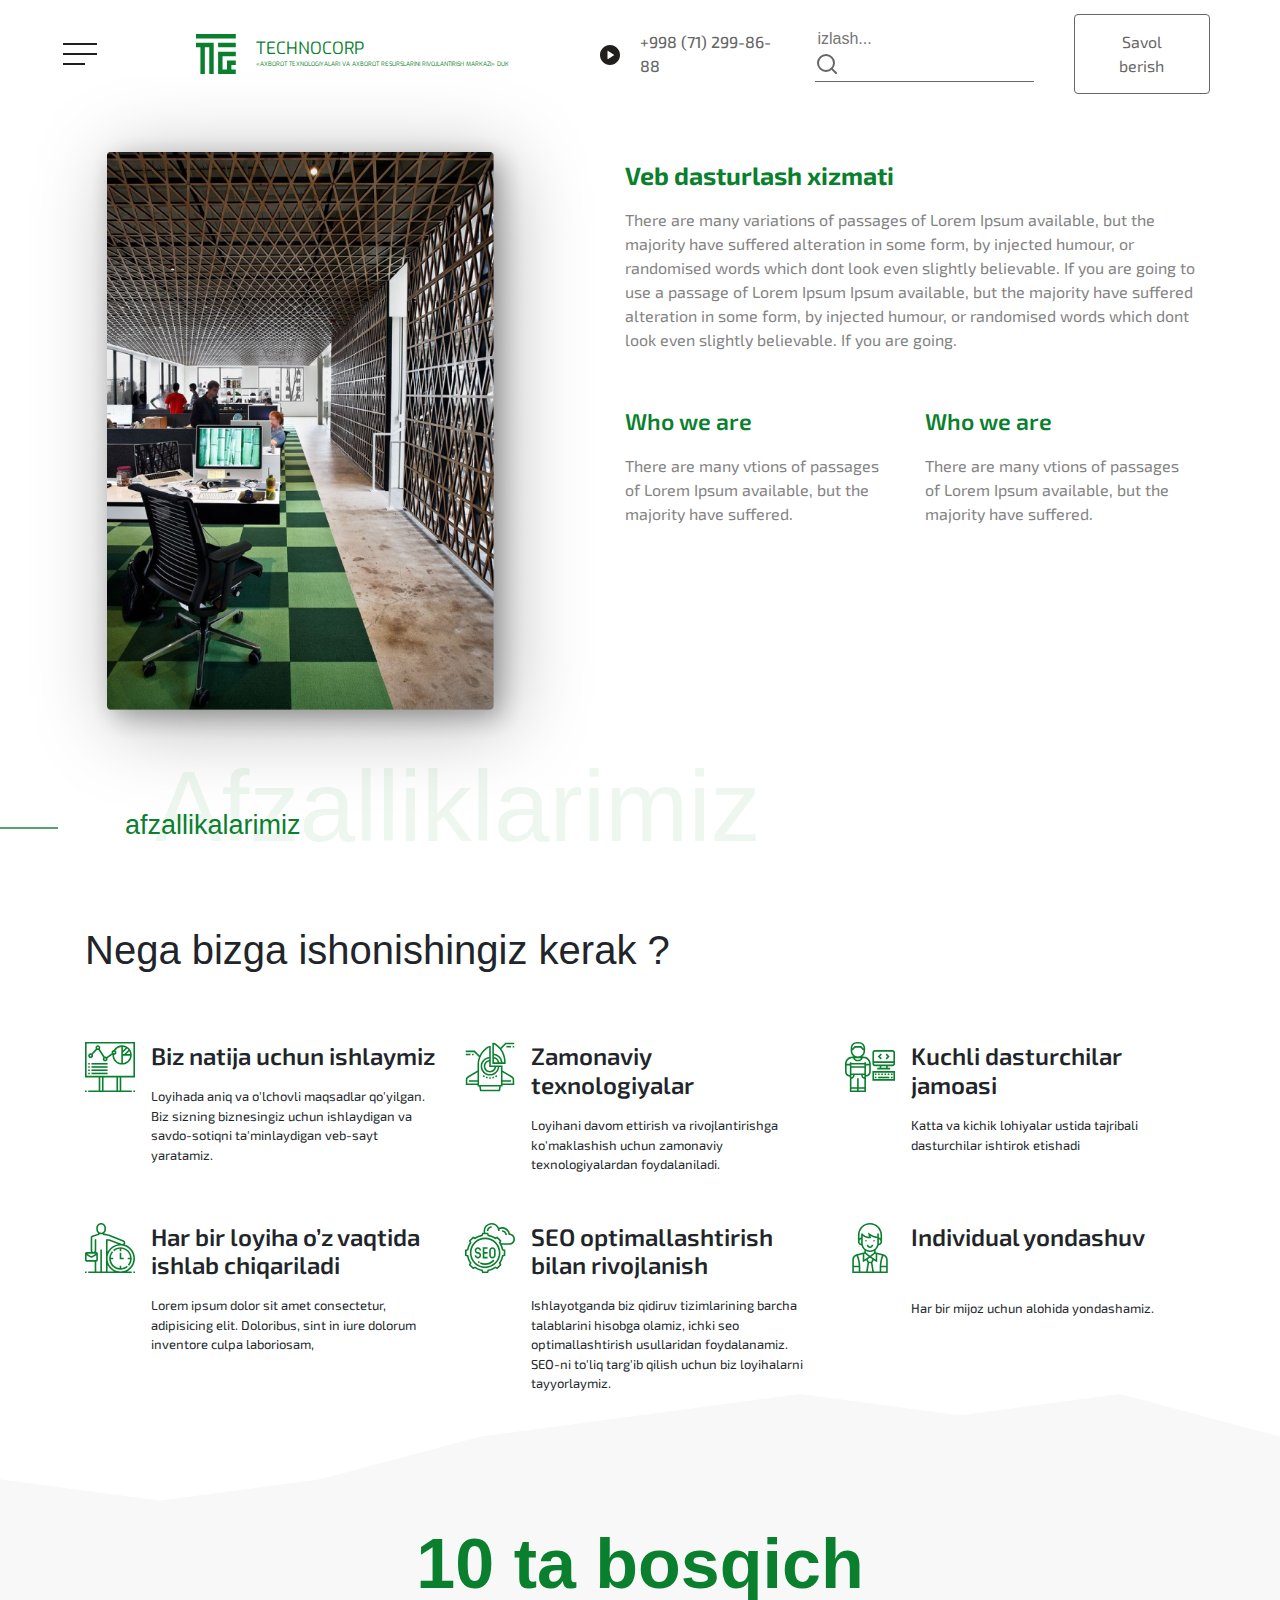
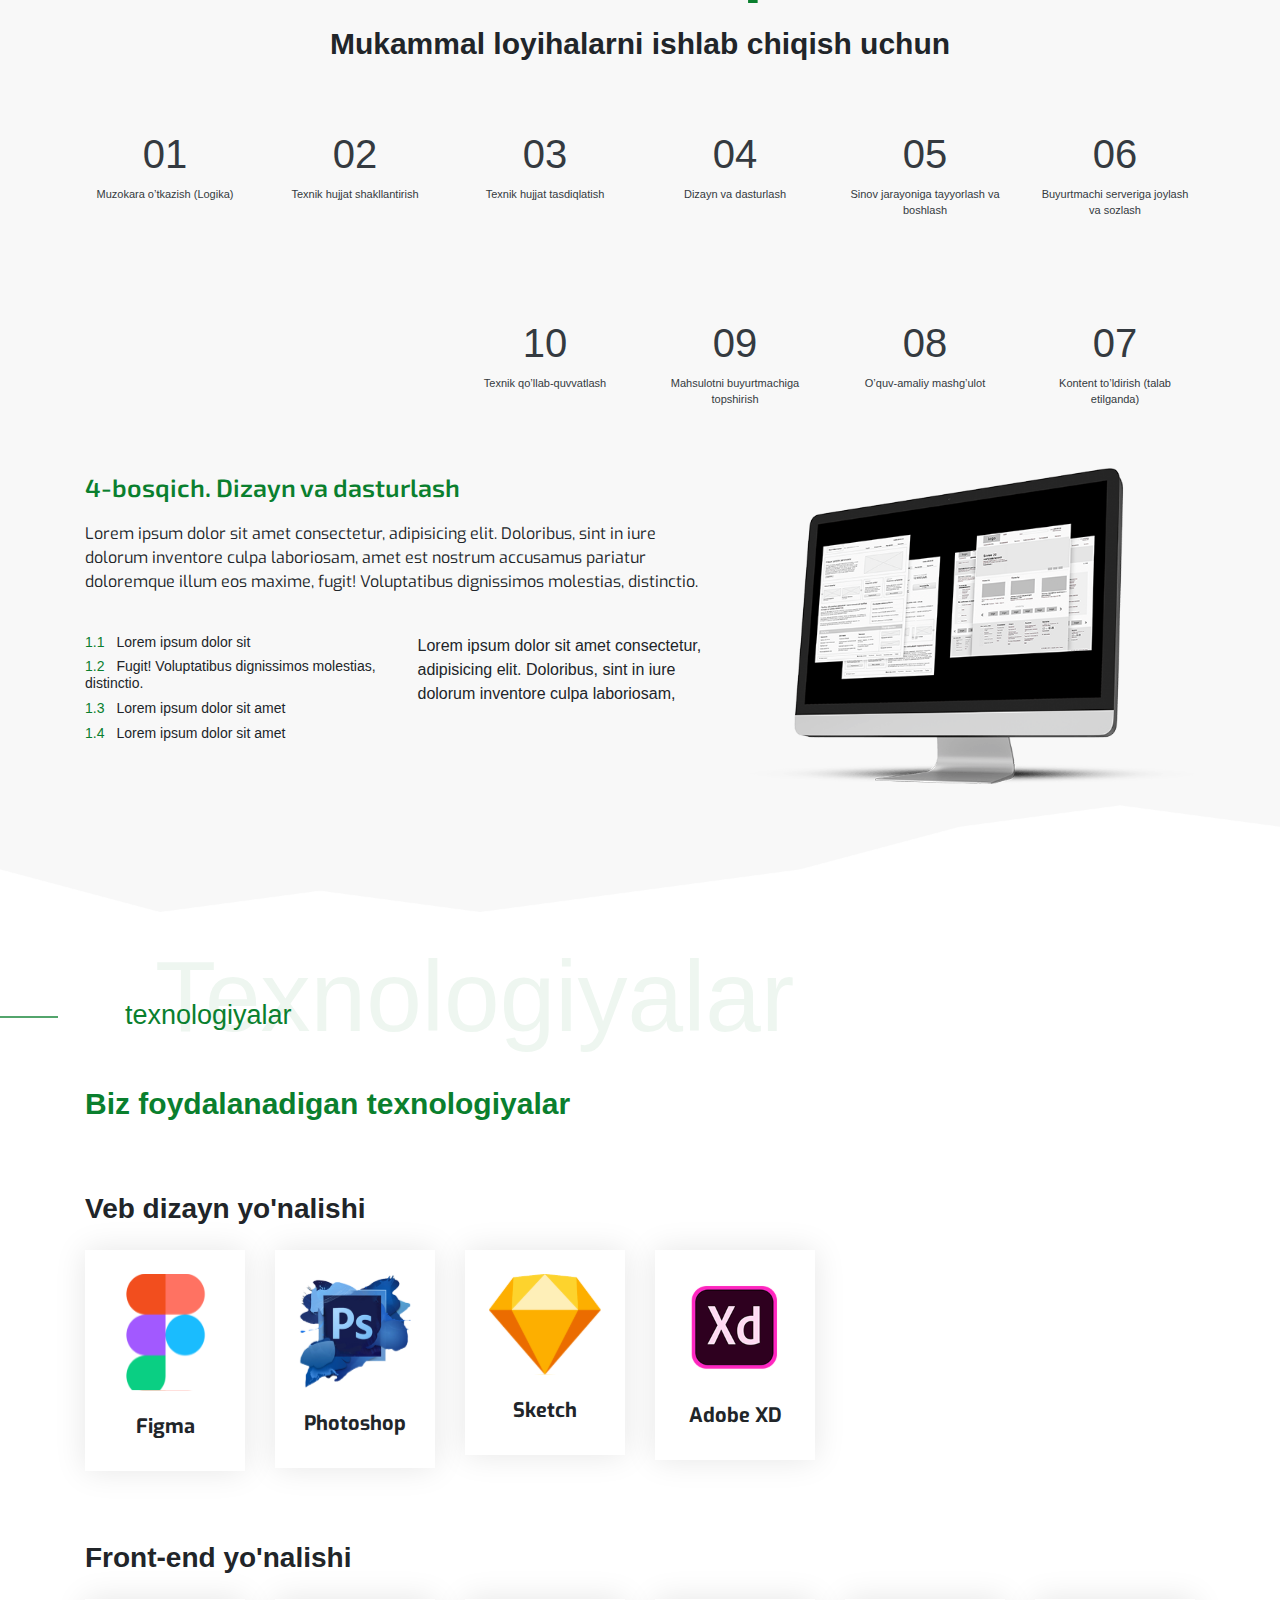
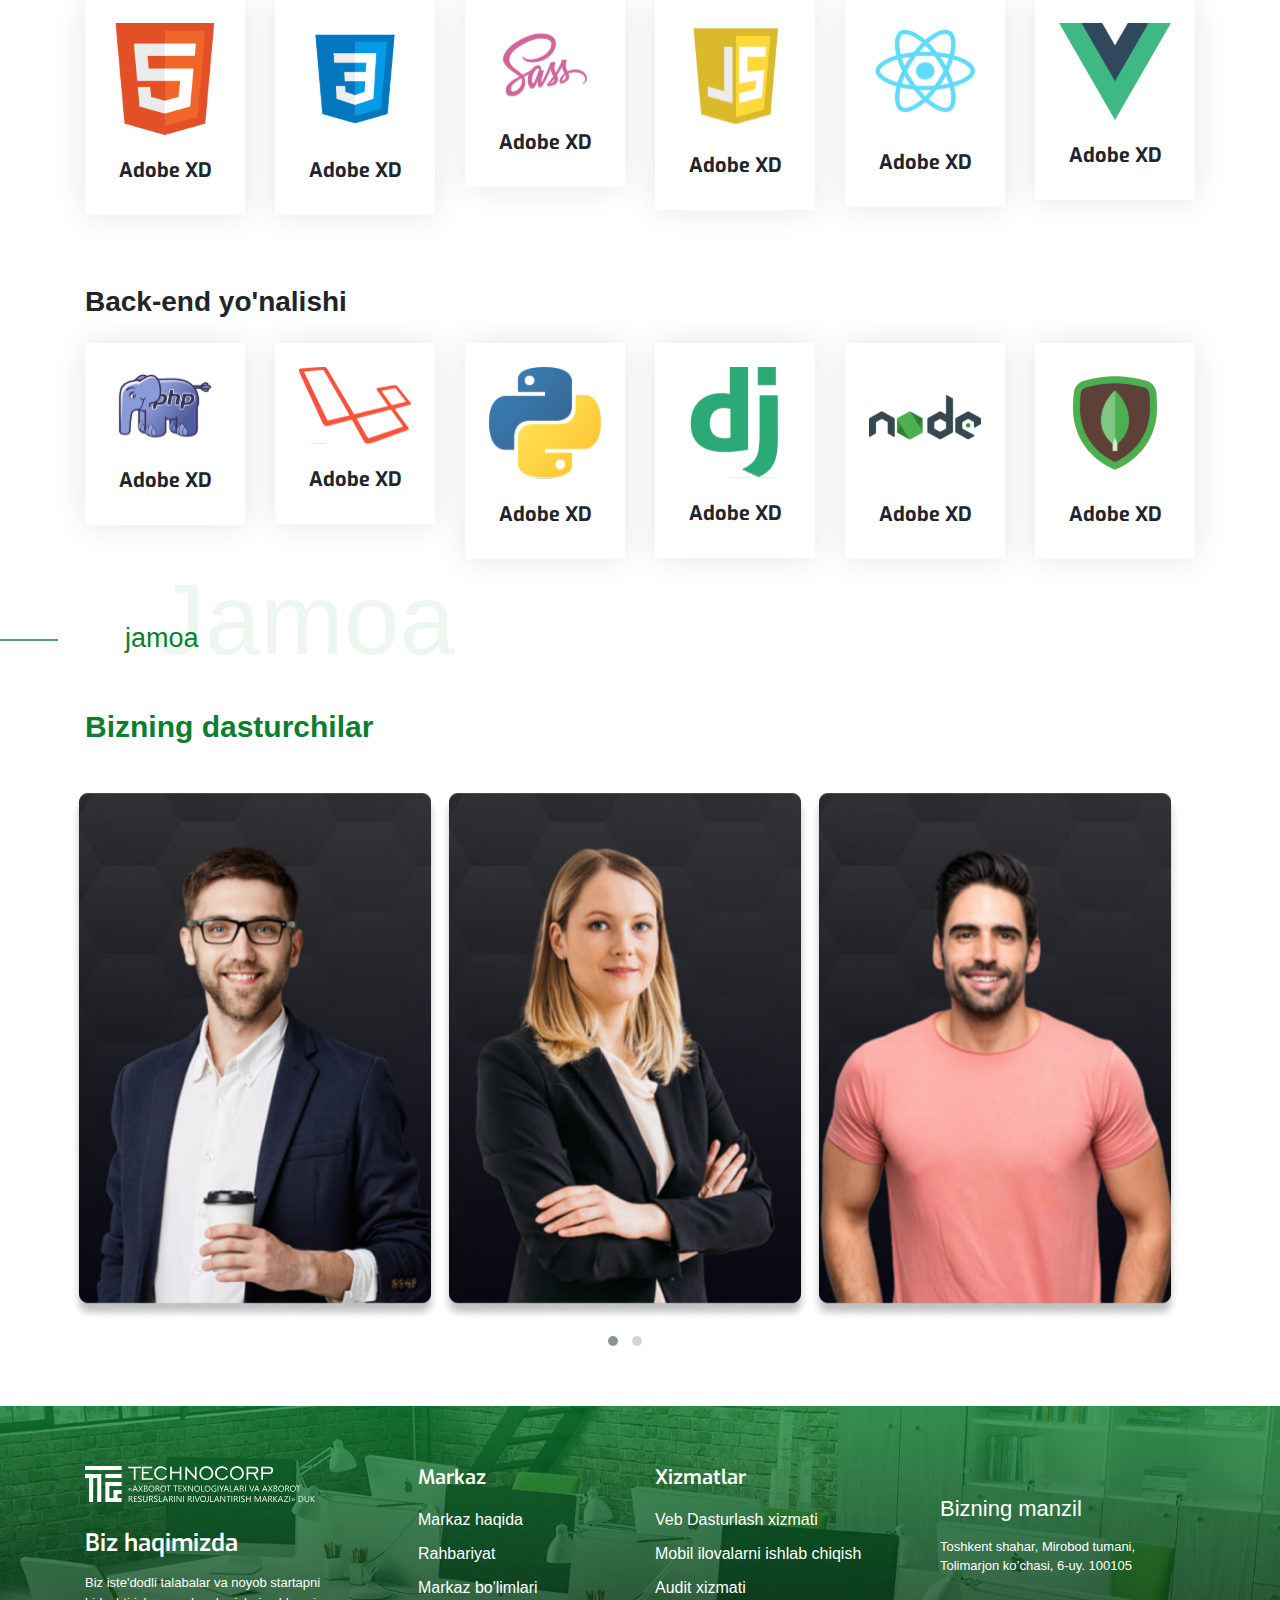
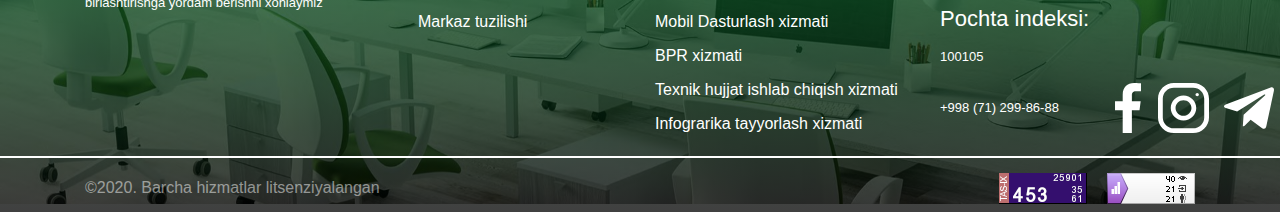
<file: web-developer.html>
<!Doctype html>
<html lang="en">

<head>
    <meta charset="UTF-8">
    <meta name="viewport" content="width=device-width, initial-scale=1.0">
    <title>Web developers</title>
    <link rel="stylesheet" href="css/bootstrap.css">
    <link rel="stylesheet" href="plugins/OwlCarousel2-2.3.4/dist/assets/owl.carousel.css">
    <link rel="stylesheet" href="plugins/OwlCarousel2-2.3.4/dist/assets/owl.theme.default.css">
    <link rel="stylesheet" href="css/web.css">
    <link rel="stylesheet" href="sass/web.scss">


</head>


<body>

    <header>
        <div class="navigation-bar d-flex">
            <div class="top-nav-left d-flex align-items-center justify-content-between w-50 ">
                <button type="button" class="btn navbar-toggler" data-toggle="collapse" data-target="#navbar"><img
                        src="assets/icons/main-page/filtr.svg" alt=""></button>

                <ul class="navbar-collapse navbar-nav flex-column navbar-menu collapse" id="navbar">
                    <li class="nav-item"><a href="index.html"
                            class="nav-link text-decoration-none font-exo-regular">Bosh sahifa</a></li>
                    <li class="nav-item"><a href="news.html"
                            class="nav-link text-decoration-none font-exo-regular">Yangiliklar</a></li>
                    <li class="nav-item"><a href="document.html"
                            class="nav-link text-decoration-none font-exo-regular">Hujjatlar</a></li>
                    <li class="nav-item"><a href="services.html"
                            class="nav-link text-decoration-none font-exo-regular">Xizmatlar</a></li>
                    <li class="nav-item"><a href="vacancy.html"
                            class="nav-link text-decoration-none font-exo-regular">Vakansiya</a></li>
                    <li class="nav-item"><a href="web-developer.html"
                            class="nav-link text-decoration-none font-exo-regular">web dasturlash</a></li>
                    <li class="nav-item"><a href="portfolio.html"
                            class="nav-link text-decoration-none font-exo-regular">Portfolio</a></li>
                    <li class="nav-item"><a href="contact.html"
                            class="nav-link text-decoration-none font-exo-regular">Aloqa</a></li>
                    <li class="nav-item"><a href="about-us.html"
                            class="nav-link text-decoration-none font-exo-regular">Biz haqimizda</a></li>

                </ul>

                <a href="index.html" class="d-flex align-items-center logo text-decoration-none"><img
                        src="assets/icons/main-page/logo.svg" alt="">
                    <div>
                        <h1 class="mb-0 font-exo-regular">TECHNOCORP</h1>
                        <p class="mb-0 font-exo-regular">«AXBOROT TEXNOLOGIYALARI VA AXBOROT RESURSLARINI RIVOJLANTIRISH
                            MARKAZI» DUK</p>
                    </div>
                </a>

                <a href="#"><img src="assets/icons/main-page/tube.svg" alt=""></a>

            </div>
            <div class="top-nav-right d-flex justify-content-end align-items-center w-50">
                <p class="mb-0 font-exo2-medium">+998 (71) 299-86-88</p>
                <div class="input-group">
                    <input type="search" class="shadow-none search-input" placeholder="izlash...">
                    <a href="#">
                        <div class="icon-search"></div>
                    </a>
                </div>
                <a href="Questions.html"><button type="button" class="btn font-exo2-regular">Savol berish </button></a>

            </div>
        </div>

        <div class="head">
            <div class="container">
                <div class="row">
                    <div class="col-md-5">
                        <img src="assets/images/web/top.png" alt="">
                    </div>
                    <div class="col-md-7">
                        <div class="row">
                            <div class="col-12">
                                <h1 class="mb-0 font-exo2-bold">Veb dasturlash xizmati</h1>
                                <p class="font-exo2-regular">There are many variations of passages of Lorem Ipsum
                                    available,
                                    but the majority have
                                    suffered alteration in some form, by injected humour, or randomised words which dont
                                    look even slightly believable. If you are going to use a passage of Lorem Ipsum
                                    Ipsum
                                    available, but the majority have suffered alteration in some form, by injected
                                    humour,
                                    or randomised words which dont look even slightly believable. If you are going.</p>
                            </div>
                            <div class="col-sm-6">
                                <h2 class="mb-0 font-exo2-semibold">Who we are</h2>
                                <p class="font-exo2-regular">There are many vtions of passages of Lorem Ipsum available,
                                    but
                                    the majority have suffered.</p>
                            </div>
                            <div class="col-sm-6">
                                <h2 class="mb-0 font-exo2-semibold">Who we are</h2>
                                <p class="font-exo2-regular">There are many vtions of passages of Lorem Ipsum available,
                                    but
                                    the majority have suffered.</p>
                            </div>
                        </div>
                    </div>
                </div>
            </div>
        </div>
    </header>

    <main>
        <div class="container">
            <div class="iii">
                <h5>Afzalliklarimiz</h5>
                <h6>afzallikalarimiz</h6>
                <div class="title-line"></div>
            </div>

            <h1>Nega bizga ishonishingiz kerak ?</h1>
            <div class="row row1">
                <div class="col-md-4 d-flex mt-5">
                    <img src="assets/icons/web/results-1.svg" alt="">
                    <div class="inf ml-3">
                        <h4 class="mb-0 font-exo2-semibold">Biz natija uchun ishlaymiz</h4>
                        <p class="mb-0 font-exo2-regular mt-3">Loyihada aniq va o'lchovli maqsadlar qo'yilgan. Biz
                            sizning
                            biznesingiz uchun ishlaydigan va
                            savdo-sotiqni ta'minlaydigan veb-sayt yaratamiz.</p>
                    </div>
                </div>
                <div class="col-md-4 d-flex mt-5">
                    <img src="assets/icons/web/results-2.svg" alt="">
                    <div class="inf ml-3">
                        <h4 class="mb-0 font-exo2-semibold">Zamonaviy texnologiyalar</h4>
                        <p class="mb-0 font-exo2-regular mt-3">Loyihani davom ettirish va rivojlantirishga ko'maklashish
                            uchun zamonaviy texnologiyalardan
                            foydalaniladi.</p>
                    </div>
                </div>
                <div class="col-md-4 d-flex mt-5">
                    <img src="assets/icons/web/results-3.svg" alt="">
                    <div class="inf ml-3">
                        <h4 class="mb-0 font-exo2-semibold">Kuchli dasturchilar jamoasi</h4>
                        <p class="mb-0 font-exo2-regular mt-3">Katta va kichik lohiyalar ustida tajribali dasturchilar
                            ishtirok etishadi</p>
                    </div>
                </div>
                <div class="col-md-4 d-flex mt-5">
                    <img src="assets/icons/web/results-4.svg" alt="">
                    <div class="inf ml-3">
                        <h4 class="mb-0 font-exo2-semibold">Har bir loyiha o’z vaqtida ishlab chiqariladi</h4>
                        <p class="mb-0 font-exo2-regular mt-3">Lorem ipsum dolor sit amet consectetur, adipisicing elit.
                            Doloribus, sint in iure dolorum
                            inventore culpa laboriosam,</p>
                    </div>
                </div>
                <div class="col-md-4 d-flex mt-5">
                    <img src="assets/icons/web/results-5.svg" alt="">
                    <div class="inf ml-3">
                        <h4 class="mb-0 font-exo2-semibold">SEO optimallashtirish bilan rivojlanish</h4>
                        <p class="mb-0 font-exo2-regular mt-3">Ishlayotganda biz qidiruv tizimlarining barcha
                            talablarini
                            hisobga olamiz, ichki seo
                            optimallashtirish usullaridan foydalanamiz. SEO-ni to'liq targ'ib qilish uchun biz
                            loyihalarni
                            tayyorlaymiz.</p>
                    </div>
                </div>
                <div class="col-md-4 d-flex mt-5">
                    <img src="assets/icons/web/results-6.svg" alt="">
                    <div class="inf ml-3">
                        <h4 class="mb-0 font-exo2-semibold">Individual yondashuv</h4>
                        <p class="mb-0 font-exo2-regular mt-5">Har bir mijoz uchun alohida yondashamiz.</p>
                    </div>
                </div>
            </div>
        </div>

        <div class="main-t">
            <img src="assets/images/web/back-top.png" alt="">
            <div class="mid text-center">
                <h1>10 ta bosqich</h1>
                <h6>Mukammal loyihalarni ishlab chiqish uchun</h6>
                <div class="container">
                    <div class="row row2">
                        <div class="col-sm-3 col-md-2">
                            <a href="#" class="text-decoration-none text-dark">
                                <h1>01</h1>
                                <p>Muzokara o’tkazish (Logika)</p>
                                <div class="circ d-block mx-auto"></div>
                            </a>
                        </div>

                        <div class="col-sm-3 col-md-2">
                            <a href="#" class="text-decoration-none text-dark">
                                <h1>02</h1>
                                <p>Texnik hujjat shakllantirish</p>
                                <div class="circ  d-block mx-auto "></div>
                            </a>
                        </div>

                        <div class="col-sm-3 col-md-2">
                            <a href="#" class="text-decoration-none text-dark">
                                <h1>03</h1>
                                <p>Texnik hujjat tasdiqlatish</p>
                                <div class="circ  d-block mx-auto "></div>
                            </a>
                        </div>

                        <div class="col-sm-3 col-md-2">
                            <a href="#" class="text-decoration-none text-dark">
                                <h1>04</h1>
                                <p>Dizayn va dasturlash</p>
                                <div class="circ  d-block mx-auto col04"></div>
                            </a>
                        </div>

                        <div class="col-sm-3 col-md-2">
                            <a href="#" class="text-decoration-none text-dark">
                                <h1>05</h1>
                                <p>Sinov jarayoniga tayyorlash va boshlash</p>
                                <div class="circ  d-block mx-auto "></div>
                            </a>
                        </div>

                        <div class="col-sm-3 col-md-2">
                            <a href="#" class="text-decoration-none text-dark">
                                <h1>06</h1>
                                <p>Buyurtmachi serveriga joylash va sozlash</p>
                                <div class="circ  d-block mx-auto "></div>
                            </a>
                        </div>

                        <div class="col-sm-3 col-md-2"></div>
                        <div class="col-sm-3 col-md-2"></div>

                        <div class="col-sm-3 col-md-2 mt-4">
                            <a href="#" class="text-decoration-none text-dark">
                                <h1>10</h1>
                                <p>Texnik qo’llab-quvvatlash</p>
                                <div class="circ  d-block mx-auto "></div>
                            </a>
                        </div>

                        <div class="col-sm-3 col-md-2 mt-4">
                            <a href="#" class="text-decoration-none text-dark">
                                <h1>09</h1>
                                <p>Mahsulotni buyurtmachiga topshirish</p>
                                <div class="circ  d-block mx-auto "></div>
                            </a>
                        </div>

                        <div class="col-sm-3 col-md-2 mt-4">
                            <a href="#" class="text-decoration-none text-dark">
                                <h1>08</h1>
                                <p>O’quv-amaliy mashg’ulot</p>
                                <div class="circ  d-block mx-auto "></div>
                            </a>
                        </div>

                        <div class="col-sm-3 col-md-2 mt-4">
                            <a href="#" class="text-decoration-none text-dark">
                                <h1>07</h1>
                                <p>Kontent to’ldirish (talab etilganda)</p>
                                <div class="circ  d-block mx-auto "></div>
                            </a>
                        </div>

                        <div class="col-md-7 mt-5">
                            <div class="row">
                                <div class="col-12">
                                    <h3 class="font-exo2-semibold">4-bosqich. Dizayn va dasturlash</h3>
                                    <p class="font-exo-regular">Lorem ipsum dolor sit amet consectetur, adipisicing
                                        elit. Doloribus, sint in iure dolorum
                                        inventore culpa laboriosam, amet est nostrum accusamus pariatur doloremque illum
                                        eos
                                        maxime, fugit! Voluptatibus dignissimos molestias, distinctio.</p>
                                </div>
                                <div class="col-sm-6 mt-4">
                                    <h4 class="font-weight-normal"><span>1.1</span>Lorem ipsum dolor sit </h4>
                                    <h4 class="font-weight-normal"><span>1.2</span>Fugit! Voluptatibus dignissimos
                                        molestias, distinctio. </h4>
                                    <h4 class="font-weight-normal"><span>1.3</span>Lorem ipsum dolor sit amet</h4>
                                    <h4 class="font-weight-normal"><span>1.4</span>Lorem ipsum dolor sit amet</h4>
                                </div>
                                <div class="col-sm-6 mt-4">
                                    <p>Lorem ipsum dolor sit amet consectetur, adipisicing elit. Doloribus, sint in iure
                                        dolorum
                                        inventore culpa laboriosam,</p>
                                </div>
                            </div>
                        </div>
                        <div class="col-md-5 mt-4">
                            <img src="assets/images/web/comp.png" alt="">
                        </div>

                    </div>

                </div>
            </div>
            <img src="assets/images/web/back-bottom.png" alt="">
        </div>

        <div class="container mt-4">
            <div class="iii">
                <h5>Texnologiyalar</h5>
                <h6>texnologiyalar</h6>
                <div class="title-line"></div>
            </div>

            <h2>Biz foydalanadigan texnologiyalar</h2>
            <h3>Veb dizayn yo'nalishi</h3>
            <div class="row row4 mt-4">

                <div class="col-sm-2">
                    <div class="kard p-4 text-center">
                        <img src="assets/icons/web/figma.svg" alt="">
                        <h5 class="mt-4 font-exo-bold">Figma</h5>
                    </div>
                </div>

                <div class="col-sm-2">
                    <div class="kard p-4 text-center">
                        <img src="assets/icons/web/photo-shop.svg" alt="">
                        <h5 class="mt-4 font-exo-bold">Photoshop</h5>
                    </div>
                </div>

                <div class="col-sm-2">
                    <div class="kard p-4 text-center">
                        <img src="assets/icons/web/skecth.svg" alt="">
                        <h5 class="mt-4 font-exo-bold mt-4">Sketch</h5>
                    </div>
                </div>

                <div class="col-sm-2">
                    <div class="kard p-4 text-center">
                        <img src="assets/icons/web/xd.svg" alt="">
                        <h5 class="mt-4 font-exo-bold">Adobe XD</h5>
                    </div>
                </div>
                <div class="col-sm-2"></div>
                <div class="col-sm-2"></div>
            </div>

            <h3>Front-end yo'nalishi</h3>
            <div class="row row6 mt-4">
                <div class="col-sm-2">
                    <div class="kard p-4 text-center">
                        <img src="assets/icons/web/html.svg" alt="">
                        <h5 class="mt-4 font-exo-bold">Adobe XD</h5>
                    </div>
                </div>

                <div class="col-sm-2">
                    <div class="kard p-4 text-center">
                        <img src="assets/icons/web/css.svg" alt="">
                        <h5 class="mt-4 font-exo-bold">Adobe XD</h5>
                    </div>
                </div>

                <div class="col-sm-2">
                    <div class="kard p-4 text-center">
                        <img src="assets/icons/web/sass.svg" alt="">
                        <h5 class="mt-4 font-exo-bold">Adobe XD</h5>
                    </div>
                </div>

                <div class="col-sm-2">
                    <div class="kard p-4 text-center">
                        <img src="assets/icons/web/js.svg" alt="">
                        <h5 class="mt-4 font-exo-bold">Adobe XD</h5>
                    </div>
                </div>

                <div class="col-sm-2">
                    <div class="kard p-4 text-center">
                        <img src="assets/icons/web/react.svg" alt="">
                        <h5 class="mt-4 font-exo-bold">Adobe XD</h5>
                    </div>
                </div>

                <div class="col-sm-2">
                    <div class="kard p-4 text-center">
                        <img src="assets/icons/web/vue.svg" alt="">
                        <h5 class="mt-4 font-exo-bold">Adobe XD</h5>
                    </div>
                </div>
            </div>

            <h3>Back-end yo'nalishi</h3>
            <div class="row row6 mt-4">
                <div class="col-sm-2">
                    <div class="kard p-4 text-center">
                        <img src="assets/icons/web/php.svg" alt="">
                        <h5 class="mt-4 font-exo-bold">Adobe XD</h5>
                    </div>
                </div>

                <div class="col-sm-2">
                    <div class="kard p-4 text-center">
                        <img src="assets/icons/web/laravel.svg" alt="">
                        <h5 class="mt-4 font-exo-bold">Adobe XD</h5>
                    </div>
                </div>

                <div class="col-sm-2">
                    <div class="kard p-4 text-center">
                        <img src="assets/icons/web/python.svg" alt="">
                        <h5 class="mt-4 font-exo-bold">Adobe XD</h5>
                    </div>
                </div>

                <div class="col-sm-2">
                    <div class="kard p-4 text-center">
                        <img src="assets/icons/web/django.svg" alt="">
                        <h5 class="mt-4 font-exo-bold">Adobe XD</h5>
                    </div>
                </div>

                <div class="col-sm-2">
                    <div class="kard p-4 text-center">
                        <img src="assets/icons/web/nodejs.svg" alt="">
                        <h5 class="mt-4 font-exo-bold">Adobe XD</h5>
                    </div>
                </div>

                <div class="col-sm-2">
                    <div class="kard p-4 text-center">
                        <img src="assets/icons/web/mongo-db.svg" alt="">
                        <h5 class="mt-4 font-exo-bold">Adobe XD</h5>
                    </div>
                </div>
            </div>

            <div class="iii">
                <h5>Jamoa</h5>
                <h6>jamoa</h6>
                <div class="title-line"></div>
            </div>

            <h2>Bizning dasturchilar</h2>

            <div class="owl-carousel owl-theme row row7 mt-5" id="carousel">
                <div class="">
                    <img src="assets/images/web/img-1.png" alt="">
                </div>

                <div class="">
                    <img src="assets/images/web/img-2.png" alt="">

                </div>

                <div class="">
                    <img src="assets/images/web/img-3.png" alt="">

                </div>

                <div class="">
                    <img src="assets/images/web/img-4.png" alt="">

                </div>

                <div class="">
                    <img src="assets/images/web/img-1.png" alt="">
                </div>

                <div class="">
                    <img src="assets/images/web/img-2.png" alt="">

                </div>



            </div>

        </div>


    </main>

    <footer class="mt-5">
        <div class="div container">
            <div class="row">
                <div class="col-md-3">
                    <a href="#" class="d-flex align-items-center logo text-decoration-none">

                        <img src="assets/icons/vacancy/techno.svg" alt="">
                    </a>
                    <h4 class="font-exo-semibold">Biz haqimizda</h4>
                    <p>Biz iste'dodli talabalar va noyob startapni birlashtirishga yordam berishni xohlaymiz</p>
                </div>
                <div class="col-md-3">
                    <div class="ml-5">
                        <h5 class="font-exo-semibold">Markaz</h5>
                        <ul class="navbar-nav">
                            <li class="nav-item"><a href="#" class="nav-link">Markaz haqida</a></li>
                            <li class="nav-item"><a href="#" class="nav-link">Rahbariyat</a></li>
                            <li class="nav-item"><a href="#" class="nav-link">Markaz bo'limlari</a></li>
                            <li class="nav-item"><a href="#" class="nav-link">Markaz tuzilishi</a></li>
                        </ul>
                    </div>
                </div>
                <div class="col-md-3">
                    <h5 class="font-exo-semibold">Xizmatlar</h5>
                    <ul class="navbar-nav">
                        <li class="nav-item"><a href="#" class="nav-link">Veb Dasturlash xizmati</a></li>
                        <li class="nav-item"><a href="#" class="nav-link">Mobil ilovalarni ishlab chiqish</a></li>
                        <li class="nav-item"><a href="#" class="nav-link">Audit xizmati</a></li>
                        <li class="nav-item"><a href="#" class="nav-link">Mobil Dasturlash xizmati</a></li>
                        <li class="nav-item"><a href="#" class="nav-link">BPR xizmati</a></li>
                        <li class="nav-item"><a href="#" class="nav-link">Texnik hujjat ishlab chiqish xizmati</a></li>
                        <li class="nav-item"><a href="#" class="nav-link">Infograrika tayyorlash xizmati</a></li>
                    </ul>
                </div>
                <div class="col-md-3">
                    <h6 class="mb-0">Bizning manzil</h6>
                    <p>Toshkent shahar, Mirobod tumani, Tolimarjon ko’chasi, 6-uy. 100105</p>

                    <h6 class="mb-0">Pochta indeksi:</h6>
                    <p>100105</p>

                    <div class="contact-net d-flex justify-content-between">
                        <p>+998 (71) 299-86-88</p>
                        <div class="net d-flex">
                            <img src="assets/icons/vacancy/f.svg" alt="">
                            <img src="assets/icons/vacancy/i.svg" alt="">
                            <img src="assets/icons/vacancy/t.svg" alt="">
                        </div>
                    </div>
                </div>
            </div>
        </div>

        <div class="w-line"></div>
        <div class="container">
            <div class="bottom-f d-flex justify-content-between align-items-center">
                <p class="text-white-50 mb-2">©2020. Barcha hizmatlar litsenziyalangan</p>
                <div class="adv mb-2">
                    <a href="#"><img src="assets/icons/vacancy/collect.svg" alt=""></a>
                    <a href="#"><img src="assets/icons/vacancy/collect-2.svg" class="ml-3" alt=""></a>
                </div>
            </div>
        </div>
    </footer>


    <script src="js/jquery-3.3.1.slim.min.js"></script>
    <script src="js/popper.min.js"></script>
    <script src="js/bootstrap.js"></script>
    <script src="plugins/OwlCarousel2-2.3.4/dist/owl.carousel.js"></script>
    <script src="js/main.js"></script>

</body>

</html>
</file>
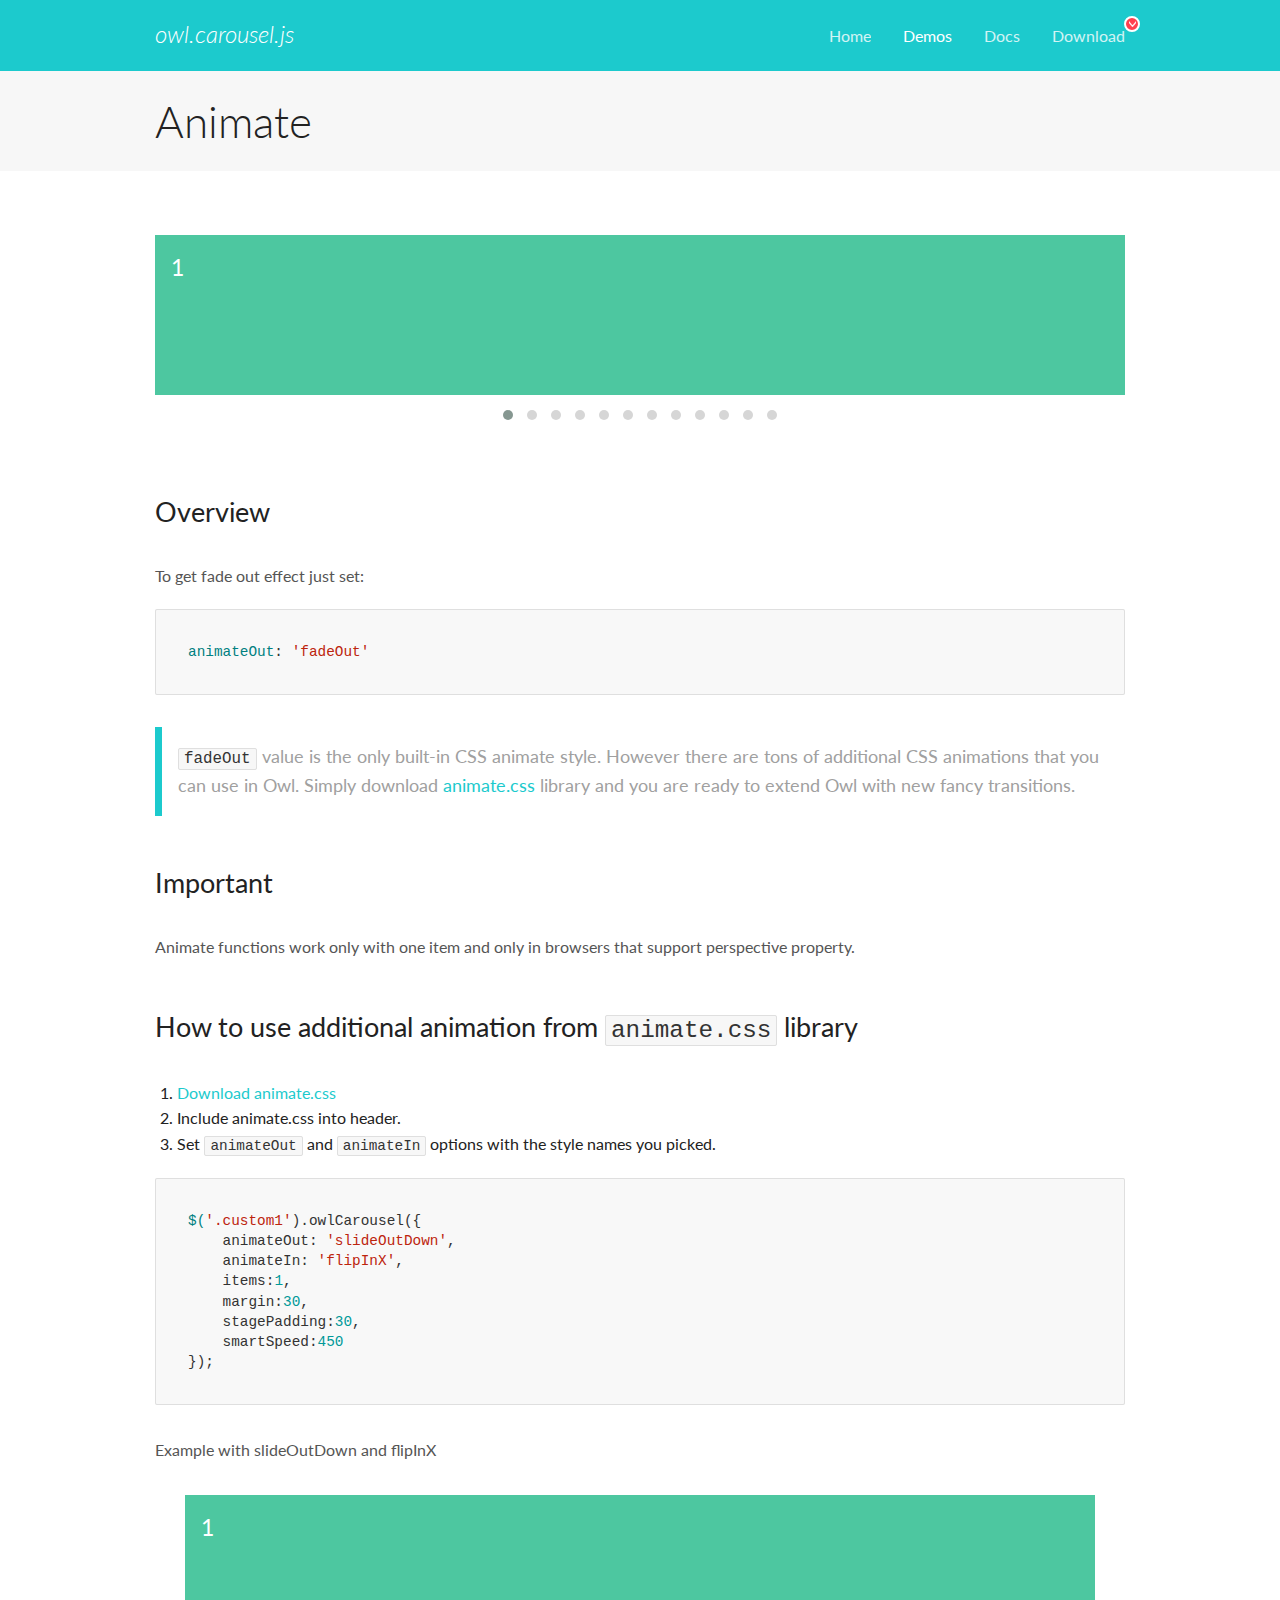
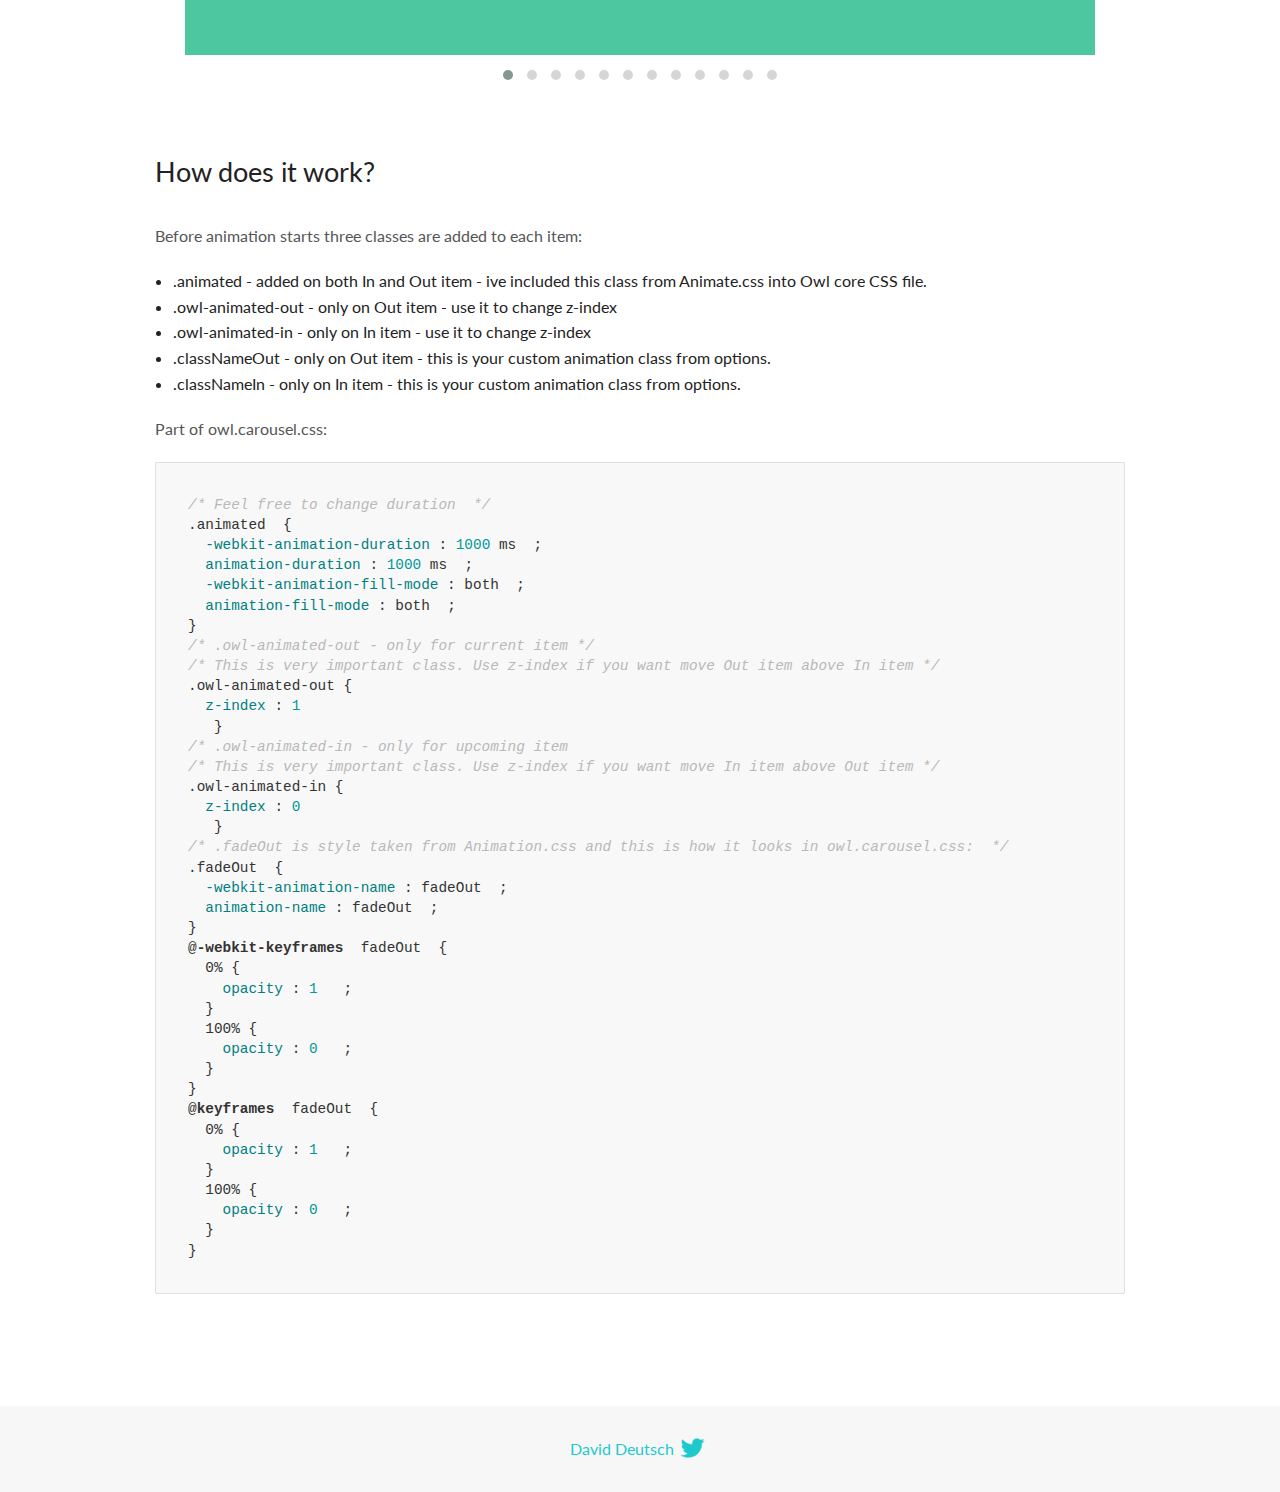
<file: plugins/OwlCarousel2-2.3.4/docs/demos/animate.html>
<!DOCTYPE html>
<html lang="en">
  <head>

    <!-- head -->
    <meta charset="utf-8">
    <meta name="msapplication-tap-highlight" content="no" />
    <meta name="viewport" content="width=device-width, initial-scale=1.0" />
    <meta name="description" content="Animate carousel">
    <meta name="author" content="David Deutsch">
    <title>
      Animate Demo | Owl Carousel | 2.3.4
    </title>

    <!-- Stylesheets -->
    <link href='https://fonts.googleapis.com/css?family=Lato:300,400,700,400italic,300italic' rel='stylesheet' type='text/css'>
    <link rel="stylesheet" href="../assets/css/docs.theme.min.css">

    <!-- Owl Stylesheets -->
    <link rel="stylesheet" href="../assets/owlcarousel/assets/owl.carousel.min.css">
    <link rel="stylesheet" href="../assets/owlcarousel/assets/owl.theme.default.min.css">

    <!-- HTML5 shim and Respond.js IE8 support of HTML5 elements and media queries -->

    <!--[if lt IE 9]>
      <script src="https://oss.maxcdn.com/libs/html5shiv/3.7.0/html5shiv.js"></script>
      <script src="https://oss.maxcdn.com/libs/respond.js/1.3.0/respond.min.js"></script>
    <![endif]-->

    <!-- Favicons -->
    <link rel="apple-touch-icon-precomposed" sizes="144x144" href="../assets/ico/apple-touch-icon-144-precomposed.png">
    <link rel="shortcut icon" href="../assets/ico/favicon.png">
    <link rel="shortcut icon" href="favicon.ico">

    <!-- Yeah i know js should not be in header. Its required for demos.-->

    <!-- javascript -->
    <script src="../assets/vendors/jquery.min.js"></script>
    <script src="../assets/owlcarousel/owl.carousel.js"></script>
  </head>
  <body>

    <!-- header -->
    <header class="header">
      <div class="row">
        <div class="large-12 columns">
          <div class="brand left">
            <h3>
              <a href="/OwlCarousel2/">owl.carousel.js</a> 
            </h3>
          </div>
          <a id="toggle-nav" class="right">
            <span></span> <span></span> <span></span> 
          </a> 
          <div class="nav-bar">
            <ul class="clearfix">
              <li> <a href="/OwlCarousel2/index.html">Home</a>  </li>
              <li class="active">
                <a href="/OwlCarousel2/demos/demos.html">Demos</a> 
              </li>
              <li> <a href="/OwlCarousel2/docs/started-welcome.html">Docs</a>  </li>
              <li>
                <a href="https://github.com/OwlCarousel2/OwlCarousel2/archive/2.3.4.zip">Download</a> 
                <span class="download"></span> 
              </li>
            </ul>
          </div>
        </div>
      </div>
    </header>

    <!-- title -->
    <section class="title">
      <div class="row">
        <div class="large-12 columns">
          <h1>Animate</h1>
        </div>
      </div>
    </section>

    <!--  Demos -->
    <section id="demos">
      <div class="row">
        <div class="large-12 columns">
          <div class="fadeOut owl-carousel owl-theme">
            <div class="item">
              <h4>1</h4>
            </div>
            <div class="item">
              <h4>2</h4>
            </div>
            <div class="item">
              <h4>3</h4>
            </div>
            <div class="item">
              <h4>4</h4>
            </div>
            <div class="item">
              <h4>5</h4>
            </div>
            <div class="item">
              <h4>6</h4>
            </div>
            <div class="item">
              <h4>7</h4>
            </div>
            <div class="item">
              <h4>8</h4>
            </div>
            <div class="item">
              <h4>9</h4>
            </div>
            <div class="item">
              <h4>10</h4>
            </div>
            <div class="item">
              <h4>11</h4>
            </div>
            <div class="item">
              <h4>12</h4>
            </div>
          </div>
          <h3 id="overview">Overview</h3>
          <p>To get fade out effect just set:</p>
          <pre><code>animateOut: &#39;fadeOut&#39;</code></pre>
          <blockquote>
            <p><code>fadeOut</code> value is the only built-in CSS animate style. However there are tons of additional CSS animations that you can use in Owl. Simply download
              <a href="https://daneden.github.io/animate.css/">animate.css</a>  library and you are ready to extend Owl with new fancy transitions.</p>
          </blockquote>
          <h3 id="important">Important</h3>
          <p>Animate functions work only with one item and only in browsers that support perspective property.</p>
          <h3 id="how-to-use-additional-animation-from-animate-css-library">How to use additional animation from <code>animate.css</code> library</h3>
          <ol>
            <li> <a href="https://daneden.github.io/animate.css/">Download animate.css</a>  </li>
            <li>Include animate.css into header.</li>
            <li>Set <code>animateOut</code> and <code>animateIn</code> options with the style names you picked.</li>
          </ol>
          <pre><code>$(&#39;.custom1&#39;).owlCarousel({
    animateOut: &#39;slideOutDown&#39;,
    animateIn: &#39;flipInX&#39;,
    items:1,
    margin:30,
    stagePadding:30,
    smartSpeed:450
});</code></pre>
          <p>Example with slideOutDown and flipInX</p>
          <div class="custom1 owl-carousel owl-theme">
            <div class="item">
              <h4>1</h4>
            </div>
            <div class="item">
              <h4>2</h4>
            </div>
            <div class="item">
              <h4>3</h4>
            </div>
            <div class="item">
              <h4>4</h4>
            </div>
            <div class="item">
              <h4>5</h4>
            </div>
            <div class="item">
              <h4>6</h4>
            </div>
            <div class="item">
              <h4>7</h4>
            </div>
            <div class="item">
              <h4>8</h4>
            </div>
            <div class="item">
              <h4>9</h4>
            </div>
            <div class="item">
              <h4>10</h4>
            </div>
            <div class="item">
              <h4>11</h4>
            </div>
            <div class="item">
              <h4>12</h4>
            </div>
          </div>
          <h3 id="how-does-it-work-">How does it work?</h3>
          <p>Before animation starts three classes are added to each item:</p>
          <ul>
            <li>.animated - added on both In and Out item - ive included this class from Animate.css into Owl core CSS file.</li>
            <li>.owl-animated-out - only on Out item - use it to change z-index</li>
            <li>.owl-animated-in - only on In item - use it to change z-index</li>
            <li>.classNameOut - only on Out item - this is your custom animation class from options.</li>
            <li>.classNameIn - only on In item - this is your custom animation class from options.</li>
          </ul>
          <p>Part of owl.carousel.css:</p>
          <pre><code class="language-css"><span class="comment">/* Feel free to change duration  */</span> 
<span class="class">.animated</span>  <span class="rules">{
  <span class="rule"><span class="attribute">-webkit-animation-duration</span> :<span class="value"> <span class="number">1000</span> ms</span> </span> ;
  <span class="rule"><span class="attribute">animation-duration</span> :<span class="value"> <span class="number">1000</span> ms</span> </span> ;
  <span class="rule"><span class="attribute">-webkit-animation-fill-mode</span> :<span class="value"> both</span> </span> ;
  <span class="rule"><span class="attribute">animation-fill-mode</span> :<span class="value"> both</span> </span> ;
<span class="rule">}</span> </span> 
<span class="comment">/* .owl-animated-out - only for current item */</span> 
<span class="comment">/* This is very important class. Use z-index if you want move Out item above In item */</span> 
<span class="class">.owl-animated-out</span> <span class="rules">{
  <span class="rule"><span class="attribute">z-index</span> :<span class="value"> <span class="number">1</span> 
</span> </span> </span> }
<span class="comment">/* .owl-animated-in - only for upcoming item
/* This is very important class. Use z-index if you want move In item above Out item */</span> 
<span class="class">.owl-animated-in</span> <span class="rules">{
  <span class="rule"><span class="attribute">z-index</span> :<span class="value"> <span class="number">0</span> 
</span> </span> </span> }
<span class="comment">/* .fadeOut is style taken from Animation.css and this is how it looks in owl.carousel.css:  */</span> 
<span class="class">.fadeOut</span>  <span class="rules">{
  <span class="rule"><span class="attribute">-webkit-animation-name</span> :<span class="value"> fadeOut</span> </span> ;
  <span class="rule"><span class="attribute">animation-name</span> :<span class="value"> fadeOut</span> </span> ;
<span class="rule">}</span> </span> 
<span class="at_rule">@<span class="keyword">-webkit-keyframes</span>  fadeOut </span> {
  0% <span class="rules">{
    <span class="rule"><span class="attribute">opacity</span> :<span class="value"> <span class="number">1</span> </span> </span> ;
  <span class="rule">}</span> </span> 
  100% <span class="rules">{
    <span class="rule"><span class="attribute">opacity</span> :<span class="value"> <span class="number">0</span> </span> </span> ;
  <span class="rule">}</span> </span> 
}
<span class="at_rule">@<span class="keyword">keyframes</span>  fadeOut </span> {
  0% <span class="rules">{
    <span class="rule"><span class="attribute">opacity</span> :<span class="value"> <span class="number">1</span> </span> </span> ;
  <span class="rule">}</span> </span> 
  100% <span class="rules">{
    <span class="rule"><span class="attribute">opacity</span> :<span class="value"> <span class="number">0</span> </span> </span> ;
  <span class="rule">}</span> </span> 
}</code></pre>
          <link rel="stylesheet" href="../assets/css/animate.css">
          <script>
            jQuery(document).ready(function($) {
              $('.fadeOut').owlCarousel({
                items: 1,
                animateOut: 'fadeOut',
                loop: true,
                margin: 10,
              });
              $('.custom1').owlCarousel({
                animateOut: 'slideOutDown',
                animateIn: 'flipInX',
                items: 1,
                margin: 30,
                stagePadding: 30,
                smartSpeed: 450
              });
            });
          </script>
        </div>
      </div>
    </section>

    <!-- footer -->
    <footer class="footer">
      <div class="row">
        <div class="large-12 columns">
          <h5>
            <a href="/OwlCarousel2/docs/support-contact.html">David Deutsch</a> 
            <a id="custom-tweet-button" href="https://twitter.com/share?url=https://github.com/OwlCarousel2/OwlCarousel2&text=Owl Carousel - This is so awesome! " target="_blank"></a> 
          </h5>
        </div>
      </div>
    </footer>

    <!-- vendors -->
    <script src="../assets/vendors/highlight.js"></script>
    <script src="../assets/js/app.js"></script>
  </body>
</html>
</file>
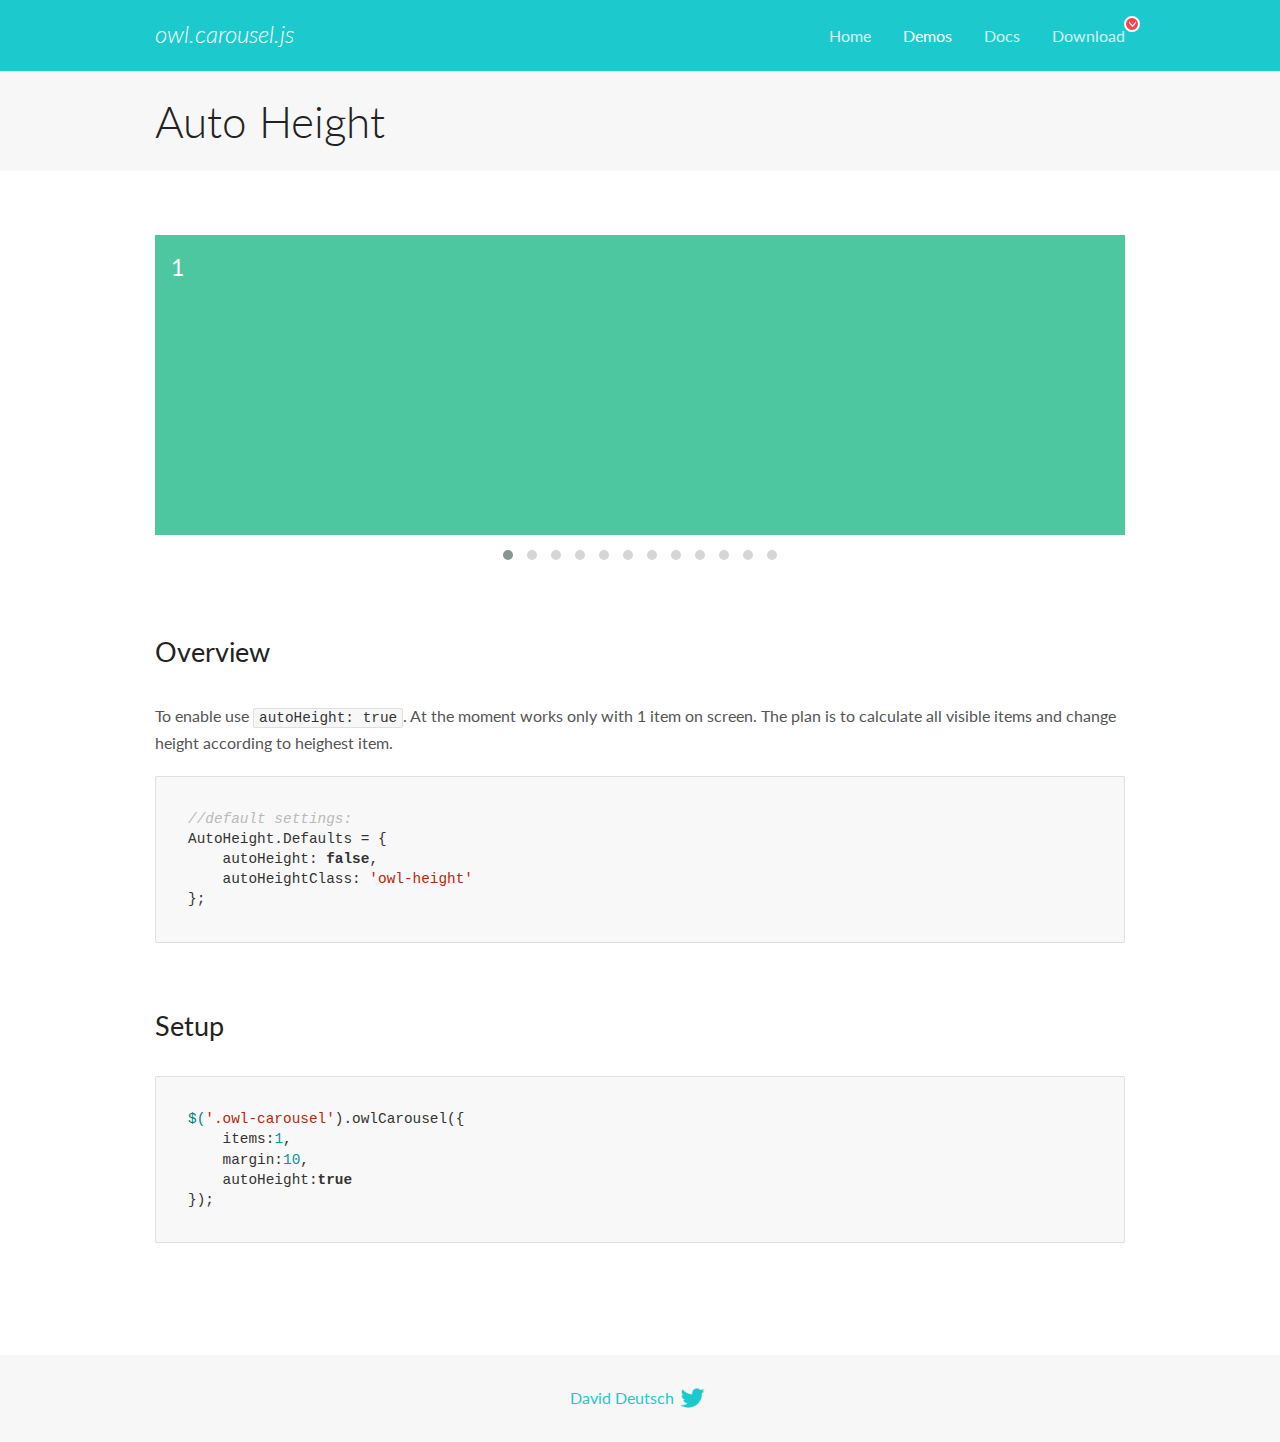
<file: plugins/OwlCarousel2-2.3.4/docs/demos/autoheight.html>
<!DOCTYPE html>
<html lang="en">
  <head>

    <!-- head -->
    <meta charset="utf-8">
    <meta name="msapplication-tap-highlight" content="no" />
    <meta name="viewport" content="width=device-width, initial-scale=1.0" />
    <meta name="description" content="autoHeight usage demo">
    <meta name="author" content="David Deutsch">
    <title>
      Auto Height Demo | Owl Carousel | 2.3.4
    </title>

    <!-- Stylesheets -->
    <link href='https://fonts.googleapis.com/css?family=Lato:300,400,700,400italic,300italic' rel='stylesheet' type='text/css'>
    <link rel="stylesheet" href="../assets/css/docs.theme.min.css">

    <!-- Owl Stylesheets -->
    <link rel="stylesheet" href="../assets/owlcarousel/assets/owl.carousel.min.css">
    <link rel="stylesheet" href="../assets/owlcarousel/assets/owl.theme.default.min.css">

    <!-- HTML5 shim and Respond.js IE8 support of HTML5 elements and media queries -->

    <!--[if lt IE 9]>
      <script src="https://oss.maxcdn.com/libs/html5shiv/3.7.0/html5shiv.js"></script>
      <script src="https://oss.maxcdn.com/libs/respond.js/1.3.0/respond.min.js"></script>
    <![endif]-->

    <!-- Favicons -->
    <link rel="apple-touch-icon-precomposed" sizes="144x144" href="../assets/ico/apple-touch-icon-144-precomposed.png">
    <link rel="shortcut icon" href="../assets/ico/favicon.png">
    <link rel="shortcut icon" href="favicon.ico">

    <!-- Yeah i know js should not be in header. Its required for demos.-->

    <!-- javascript -->
    <script src="../assets/vendors/jquery.min.js"></script>
    <script src="../assets/owlcarousel/owl.carousel.js"></script>
  </head>
  <body>

    <!-- header -->
    <header class="header">
      <div class="row">
        <div class="large-12 columns">
          <div class="brand left">
            <h3>
              <a href="/OwlCarousel2/">owl.carousel.js</a> 
            </h3>
          </div>
          <a id="toggle-nav" class="right">
            <span></span> <span></span> <span></span> 
          </a> 
          <div class="nav-bar">
            <ul class="clearfix">
              <li> <a href="/OwlCarousel2/index.html">Home</a>  </li>
              <li class="active">
                <a href="/OwlCarousel2/demos/demos.html">Demos</a> 
              </li>
              <li> <a href="/OwlCarousel2/docs/started-welcome.html">Docs</a>  </li>
              <li>
                <a href="https://github.com/OwlCarousel2/OwlCarousel2/archive/2.3.4.zip">Download</a> 
                <span class="download"></span> 
              </li>
            </ul>
          </div>
        </div>
      </div>
    </header>

    <!-- title -->
    <section class="title">
      <div class="row">
        <div class="large-12 columns">
          <h1>Auto Height</h1>
        </div>
      </div>
    </section>

    <!--  Demos -->
    <section id="demos">
      <div class="row">
        <div class="large-12 columns">
          <div class="owl-carousel owl-theme">
            <div class="item" style="height:300px">
              <h4>1</h4>
            </div>
            <div class="item" style="height:100px">
              <h4>2</h4>
            </div>
            <div class="item" style="height:500px">
              <h4>3</h4>
            </div>
            <div class="item" style="height:250px">
              <h4>4</h4>
            </div>
            <div class="item" style="height:400px">
              <h4>5</h4>
            </div>
            <div class="item" style="height:500px">
              <h4>6</h4>
            </div>
            <div class="item" style="height:600px">
              <h4>7</h4>
            </div>
            <div class="item" style="height:400px">
              <h4>8</h4>
            </div>
            <div class="item" style="height:300px">
              <h4>9</h4>
            </div>
            <div class="item" style="height:350px">
              <h4>10</h4>
            </div>
            <div class="item" style="height:200px">
              <h4>11</h4>
            </div>
            <div class="item" style="height:150px">
              <h4>12</h4>
            </div>
          </div>
          <h3 id="overview">Overview</h3>
          <p>To enable use <code>autoHeight: true</code>. At the moment works only with 1 item on screen. The plan is to calculate all visible items and change height according to heighest item.</p>
          <pre><code>//default settings:
AutoHeight.Defaults = {
    autoHeight: false,
    autoHeightClass: &#39;owl-height&#39;
};</code></pre>
          <h3 id="setup">Setup</h3>
          <pre><code>$(&#39;.owl-carousel&#39;).owlCarousel({
    items:1,
    margin:10,
    autoHeight:true
});</code></pre>
          <script>
            $(document).ready(function() {
              $('.owl-carousel').owlCarousel({
                items: 1,
                margin: 10,
                autoHeight: true
              });
            })
          </script>
        </div>
      </div>
    </section>

    <!-- footer -->
    <footer class="footer">
      <div class="row">
        <div class="large-12 columns">
          <h5>
            <a href="/OwlCarousel2/docs/support-contact.html">David Deutsch</a> 
            <a id="custom-tweet-button" href="https://twitter.com/share?url=https://github.com/OwlCarousel2/OwlCarousel2&text=Owl Carousel - This is so awesome! " target="_blank"></a> 
          </h5>
        </div>
      </div>
    </footer>

    <!-- vendors -->
    <script src="../assets/vendors/highlight.js"></script>
    <script src="../assets/js/app.js"></script>
  </body>
</html>
</file>
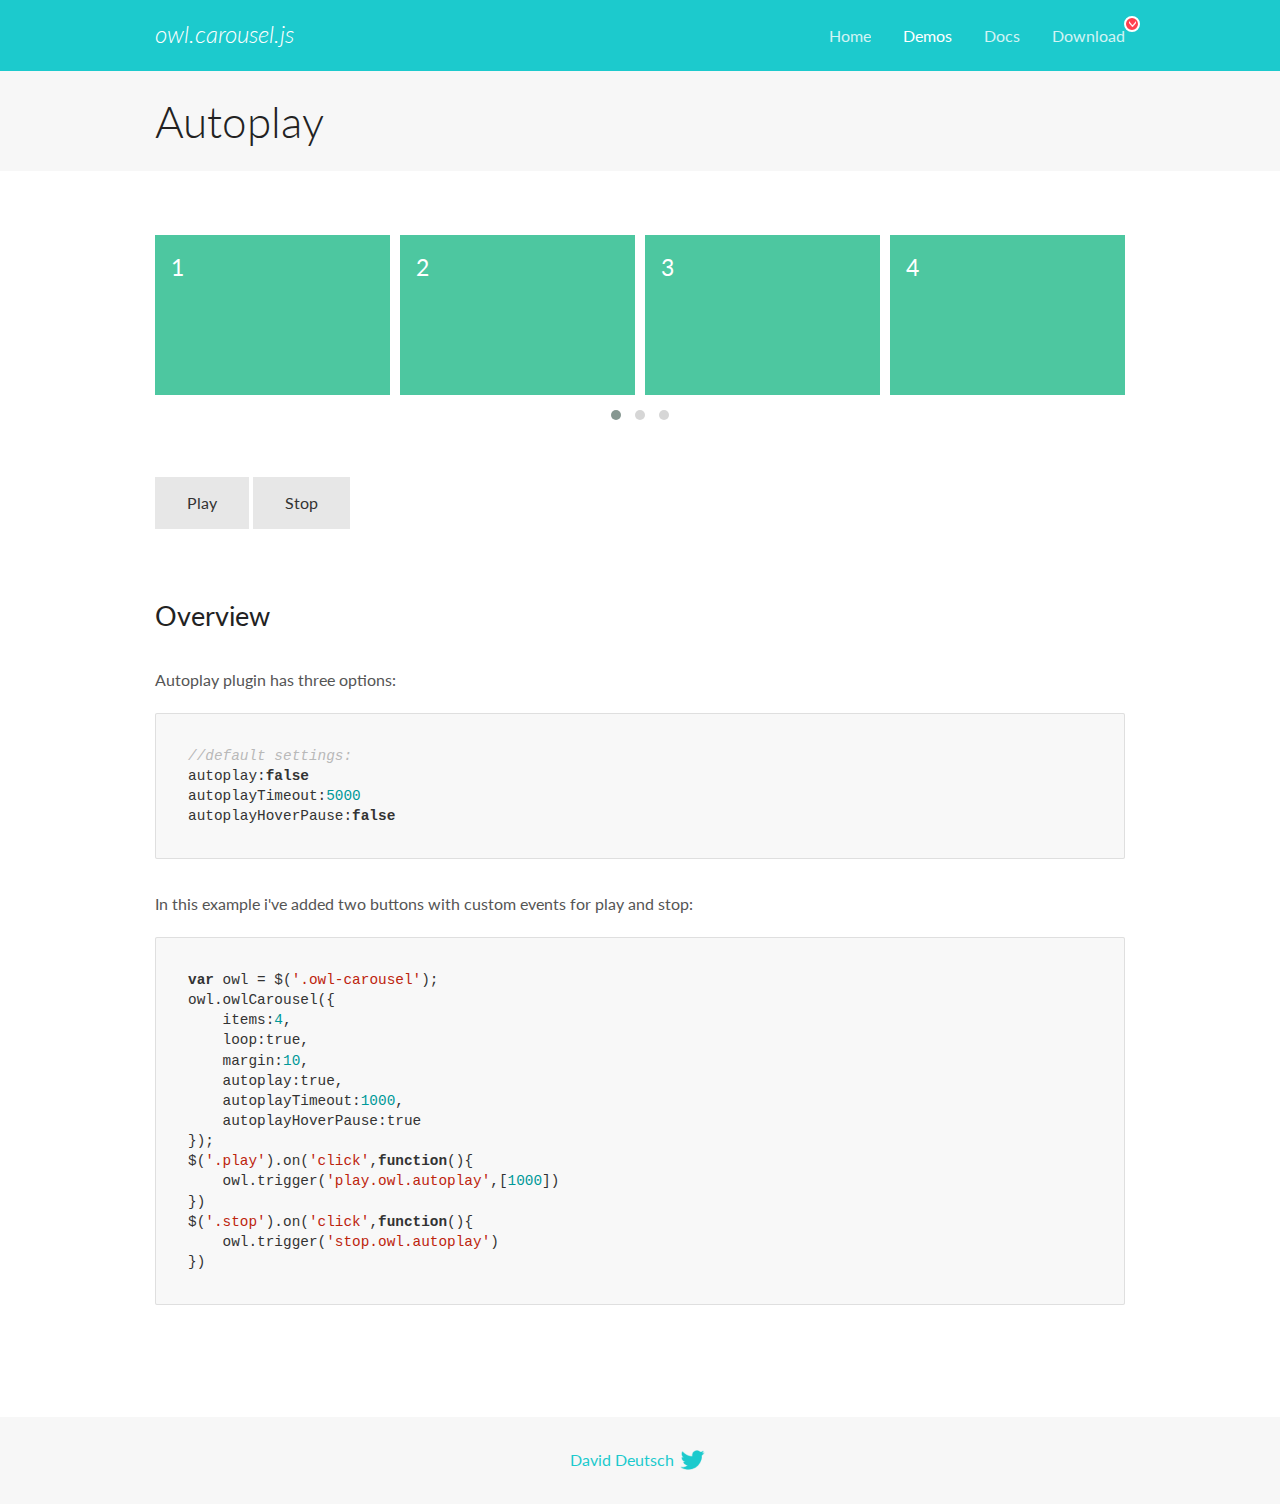
<file: plugins/OwlCarousel2-2.3.4/docs/demos/autoplay.html>
<!DOCTYPE html>
<html lang="en">
  <head>

    <!-- head -->
    <meta charset="utf-8">
    <meta name="msapplication-tap-highlight" content="no" />
    <meta name="viewport" content="width=device-width, initial-scale=1.0" />
    <meta name="description" content="Autoplay usage demo">
    <meta name="author" content="David Deutsch">
    <title>
      Autoplay Demo | Owl Carousel | 2.3.4
    </title>

    <!-- Stylesheets -->
    <link href='https://fonts.googleapis.com/css?family=Lato:300,400,700,400italic,300italic' rel='stylesheet' type='text/css'>
    <link rel="stylesheet" href="../assets/css/docs.theme.min.css">

    <!-- Owl Stylesheets -->
    <link rel="stylesheet" href="../assets/owlcarousel/assets/owl.carousel.min.css">
    <link rel="stylesheet" href="../assets/owlcarousel/assets/owl.theme.default.min.css">

    <!-- HTML5 shim and Respond.js IE8 support of HTML5 elements and media queries -->

    <!--[if lt IE 9]>
      <script src="https://oss.maxcdn.com/libs/html5shiv/3.7.0/html5shiv.js"></script>
      <script src="https://oss.maxcdn.com/libs/respond.js/1.3.0/respond.min.js"></script>
    <![endif]-->

    <!-- Favicons -->
    <link rel="apple-touch-icon-precomposed" sizes="144x144" href="../assets/ico/apple-touch-icon-144-precomposed.png">
    <link rel="shortcut icon" href="../assets/ico/favicon.png">
    <link rel="shortcut icon" href="favicon.ico">

    <!-- Yeah i know js should not be in header. Its required for demos.-->

    <!-- javascript -->
    <script src="../assets/vendors/jquery.min.js"></script>
    <script src="../assets/owlcarousel/owl.carousel.js"></script>
  </head>
  <body>

    <!-- header -->
    <header class="header">
      <div class="row">
        <div class="large-12 columns">
          <div class="brand left">
            <h3>
              <a href="/OwlCarousel2/">owl.carousel.js</a> 
            </h3>
          </div>
          <a id="toggle-nav" class="right">
            <span></span> <span></span> <span></span> 
          </a> 
          <div class="nav-bar">
            <ul class="clearfix">
              <li> <a href="/OwlCarousel2/index.html">Home</a>  </li>
              <li class="active">
                <a href="/OwlCarousel2/demos/demos.html">Demos</a> 
              </li>
              <li> <a href="/OwlCarousel2/docs/started-welcome.html">Docs</a>  </li>
              <li>
                <a href="https://github.com/OwlCarousel2/OwlCarousel2/archive/2.3.4.zip">Download</a> 
                <span class="download"></span> 
              </li>
            </ul>
          </div>
        </div>
      </div>
    </header>

    <!-- title -->
    <section class="title">
      <div class="row">
        <div class="large-12 columns">
          <h1>Autoplay</h1>
        </div>
      </div>
    </section>

    <!--  Demos -->
    <section id="demos">
      <div class="row">
        <div class="large-12 columns">
          <div class="owl-carousel owl-theme">
            <div class="item">
              <h4>1</h4>
            </div>
            <div class="item">
              <h4>2</h4>
            </div>
            <div class="item">
              <h4>3</h4>
            </div>
            <div class="item">
              <h4>4</h4>
            </div>
            <div class="item">
              <h4>5</h4>
            </div>
            <div class="item">
              <h4>6</h4>
            </div>
            <div class="item">
              <h4>7</h4>
            </div>
            <div class="item">
              <h4>8</h4>
            </div>
            <div class="item">
              <h4>9</h4>
            </div>
            <div class="item">
              <h4>10</h4>
            </div>
            <div class="item">
              <h4>11</h4>
            </div>
            <div class="item">
              <h4>12</h4>
            </div>
          </div>
          <a class="button secondary play">Play</a> 
          <a class="button secondary stop">Stop</a> 
          <h3 id="overview">Overview</h3>
          <p>Autoplay plugin has three options:</p>
          <pre><code>//default settings:
autoplay:false
autoplayTimeout:5000
autoplayHoverPause:false</code></pre>
          <p>In this example i&#39;ve added two buttons with custom events for play and stop:</p>
          <pre><code>var owl = $(&#39;.owl-carousel&#39;);
owl.owlCarousel({
    items:4,
    loop:true,
    margin:10,
    autoplay:true,
    autoplayTimeout:1000,
    autoplayHoverPause:true
});
$(&#39;.play&#39;).on(&#39;click&#39;,function(){
    owl.trigger(&#39;play.owl.autoplay&#39;,[1000])
})
$(&#39;.stop&#39;).on(&#39;click&#39;,function(){
    owl.trigger(&#39;stop.owl.autoplay&#39;)
})</code></pre>
          <script>
            $(document).ready(function() {
              var owl = $('.owl-carousel');
              owl.owlCarousel({
                items: 4,
                loop: true,
                margin: 10,
                autoplay: true,
                autoplayTimeout: 1000,
                autoplayHoverPause: true
              });
              $('.play').on('click', function() {
                owl.trigger('play.owl.autoplay', [1000])
              })
              $('.stop').on('click', function() {
                owl.trigger('stop.owl.autoplay')
              })
            })
          </script>
        </div>
      </div>
    </section>

    <!-- footer -->
    <footer class="footer">
      <div class="row">
        <div class="large-12 columns">
          <h5>
            <a href="/OwlCarousel2/docs/support-contact.html">David Deutsch</a> 
            <a id="custom-tweet-button" href="https://twitter.com/share?url=https://github.com/OwlCarousel2/OwlCarousel2&text=Owl Carousel - This is so awesome! " target="_blank"></a> 
          </h5>
        </div>
      </div>
    </footer>

    <!-- vendors -->
    <script src="../assets/vendors/highlight.js"></script>
    <script src="../assets/js/app.js"></script>
  </body>
</html>
</file>
<file: css/main.css>
/*************** COLORS **************/
/*************** Fonts **************/
@font-face {
  font-family: "Exo-Black";
  src: url("../assets/fonts/Exo/static/Exo-Black.ttf") format("truetype"); }
@font-face {
  font-family: "Exo-Bold";
  src: url("../assets/fonts/Exo/static/Exo-Bold.ttf") format("truetype"); }
@font-face {
  font-family: "Exo-Medium";
  src: url("../assets/fonts/Exo/static/Exo-Medium.ttf") format("truetype"); }
@font-face {
  font-family: "Exo-Regular";
  src: url("../assets/fonts/Exo/static/Exo-Regular.ttf") format("truetype"); }
@font-face {
  font-family: "Exo-SemiBold";
  src: url("../assets/fonts/Exo/static/Exo-SemiBold.ttf") format("truetype"); }
.font-exo-black {
  font-family: "Exo-Black", sans-serif; }

.font-exo-bold {
  font-family: "Exo-Bold", sans-serif; }

.font-exo-medium {
  font-family: "Exo-Medium", sans-serif; }

.font-exo-regular {
  font-family: "Exo-Regular", sans-serif; }

.font-exo-semibold {
  font-family: "Exo-SemiBold", sans-serif; }

/*************************************/
@font-face {
  font-family: "Exo2-Black";
  src: url("../assets/fonts/Exo_2/static/Exo2-Black.ttf") format("truetype"); }
@font-face {
  font-family: "Exo2-Bold";
  src: url("../assets/fonts/Exo_2/static/Exo2-Bold.ttf") format("truetype"); }
@font-face {
  font-family: "Exo2-Medium";
  src: url("../assets/fonts/Exo_2/static/Exo2-Medium.ttf") format("truetype"); }
@font-face {
  font-family: "Exo2-Regular";
  src: url("../assets/fonts/Exo_2/static/Exo2-Regular.ttf") format("truetype"); }
@font-face {
  font-family: "Exo2-SemiBold";
  src: url("../assets/fonts/Exo_2/static/Exo2-SemiBold.ttf") format("truetype"); }
.font-exo2-black {
  font-family: "Exo2-Black", sans-serif; }

.font-exo2-bold {
  font-family: "Exo2-Bold", sans-serif; }

.font-exo2-medium {
  font-family: "Exo2-Medium", sans-serif; }

.font-exo2-regular {
  font-family: "Exo2-Regular", sans-serif; }

.font-exo2-semibold {
  font-family: "Exo2-SemiBold", sans-serif; }

/*****************  Icons  ***********************/
.icon {
  width: 10px;
  height: 10px;
  display: inline-block;
  mask-repeat: no-repeat;
  mask-size: 100%;
  -webkit-mask-repeat: no-repeat;
  -webkit-mask-size: 100%;
  background-color: #CCCCCC;
  mask-image: url("../assets/icons/main-page/link.svg");
  -webkit-mask-image: url("../assets/icons/main-page/link.svg"); }

html {
  font-size: 16px; }
  html body {
    width: 100%;
    overflow-x: hidden;
    margin: 0; }
    html body .top {
      position: relative; }
      html body .top .navigation-bar {
        width: 100%;
        padding: 0 15px;
        background-color: transparent;
        position: absolute;
        z-index: 2; }
        html body .top .navigation-bar .top-nav-right {
          padding-top: 14px;
          padding-bottom: 14px;
          width: 100%;
          color: white; }
          html body .top .navigation-bar .top-nav-right .input-group {
            margin-left: 35px;
            width: auto; }
            html body .top .navigation-bar .top-nav-right .input-group input {
              right: 0;
              background-color: transparent;
              outline: none;
              border-bottom: 1px solid white;
              border-top: none;
              border-left: none;
              border-right: none;
              color: white;
              transition: all 0.2s linear; }
          html body .top .navigation-bar .top-nav-right .btn {
            color: white;
            border: 1px solid white;
            padding: 15px 30px;
            margin-left: 40px;
            margin-right: 20px; }
            html body .top .navigation-bar .top-nav-right .btn:focus {
              box-shadow: 0 0 0 0.2rem rgba(255, 255, 255, 0.25); }
        html body .top .navigation-bar .top-nav-left {
          padding-top: 14px;
          padding-bottom: 14px; }
          html body .top .navigation-bar .top-nav-left .logo {
            width: 54%; }
            html body .top .navigation-bar .top-nav-left .logo h1 {
              color: #0A7F2E;
              font-size: 17px; }
            html body .top .navigation-bar .top-nav-left .logo p {
              font-size: 6px;
              color: #0A7F2E; }
          html body .top .navigation-bar .top-nav-left button {
            position: relative; }
            html body .top .navigation-bar .top-nav-left button:focus {
              box-shadow: 0 0 0 0.2rem rgba(10, 127, 46, 0.45); }
          html body .top .navigation-bar .top-nav-left .navbar-menu {
            position: absolute;
            top: 64px;
            left: 50px;
            background-color: white;
            box-shadow: 0 0 30px rgba(9, 103, 38, 0.2); }
            html body .top .navigation-bar .top-nav-left .navbar-menu li {
              padding: 0; }
              html body .top .navigation-bar .top-nav-left .navbar-menu li .nav-link {
                padding: 0;
                margin: 2px 6px 10px 6px;
                font-size: 14px;
                color: #201F1E; }
                html body .top .navigation-bar .top-nav-left .navbar-menu li .nav-link:hover {
                  border-bottom: 1px solid black; }
            html body .top .navigation-bar .top-nav-left .navbar-menu::after {
              content: "";
              width: 100%;
              height: 3px;
              background-color: #0A7F2E;
              position: absolute;
              top: 0; }
          html body .top .navigation-bar .top-nav-left a > img {
            margin-right: 20px; }
      html body .top .top-left {
        position: relative; }
        html body .top .top-left .container {
          padding-right: 50px;
          padding-left: 70px; }
          html body .top .top-left .container .nav {
            position: fixed;
            z-index: 2;
            top: 16%;
            left: 0; }
            html body .top .top-left .container .nav .nav-item .nav-link {
              margin-top: 18px; }
              html body .top .top-left .container .nav .nav-item .nav-link.active .icon {
                background-color: #0A7F2E; }
          html body .top .top-left .container .tab-content .tab-pane1 section {
            margin-bottom: 30px; }
            html body .top .top-left .container .tab-content .tab-pane1 section h2 {
              margin-top: 150px;
              font-size: 42px;
              line-height: 58px; }
            html body .top .top-left .container .tab-content .tab-pane1 section p {
              margin-top: 40px;
              font-size: 20px;
              line-height: 163%; }
            html body .top .top-left .container .tab-content .tab-pane1 section .input-group {
              margin-top: 60px; }
              html body .top .top-left .container .tab-content .tab-pane1 section .input-group input {
                padding: 26px 15px;
                box-shadow: 0 0 30px rgba(9, 103, 38, 0.1); }
              html body .top .top-left .container .tab-content .tab-pane1 section .input-group .btn {
                font-size: 12px; }
            html body .top .top-left .container .tab-content .tab-pane1 section h5 {
              font-size: 15px;
              line-height: 20px;
              color: #8A8A8A;
              margin-top: 200px;
              margin-bottom: 30px; }
          html body .top .top-left .container h3 {
            position: absolute;
            left: -16%;
            bottom: 15%;
            font-size: 50px;
            transform: rotate(-90deg);
            color: #dddddd; }
      html body .top .top-right {
        background: linear-gradient(38.36deg, #0A7F2E 0%, #000000 181.17%); }
        html body .top .top-right .container {
          padding-right: 50px;
          padding-left: 50px; }
          html body .top .top-right .container .carousel {
            margin-bottom: 40px; }
            html body .top .top-right .container .carousel .carousel-indicators {
              bottom: -30px; }
              html body .top .top-right .container .carousel .carousel-indicators li {
                width: 10px;
                height: 10px;
                margin-right: 6px;
                margin-left: 6px; }
            html body .top .top-right .container .carousel .carousel-inner .carousel-item img {
              width: 80%;
              margin-top: 27%;
              display: block;
              margin-right: auto;
              margin-left: auto; }
            html body .top .top-right .container .carousel .carousel-inner .carousel-item a {
              border-bottom: 1px solid white;
              padding-bottom: 3px;
              font-size: 27px;
              line-height: 35px;
              color: white;
              display: inline-block;
              margin-left: 10%;
              margin-top: 54px; }
            html body .top .top-right .container .carousel .carousel-inner .carousel-item p {
              color: white;
              font-size: 15px;
              line-height: 20px;
              margin-top: 10px;
              margin-left: 10%;
              padding-bottom: 40px; }
             

/*# sourceMappingURL=main.css.map */
</file>
<file: css/about-us.css>
/*************** COLORS **************/
/*************** Fonts **************/
@font-face {
  font-family: "Exo-Black";
  src: url("../assets/fonts/Exo/static/Exo-Black.ttf") format("truetype"); }
@font-face {
  font-family: "Exo-Bold";
  src: url("../assets/fonts/Exo/static/Exo-Bold.ttf") format("truetype"); }
@font-face {
  font-family: "Exo-Medium";
  src: url("../assets/fonts/Exo/static/Exo-Medium.ttf") format("truetype"); }
@font-face {
  font-family: "Exo-Regular";
  src: url("../assets/fonts/Exo/static/Exo-Regular.ttf") format("truetype"); }
@font-face {
  font-family: "Exo-SemiBold";
  src: url("../assets/fonts/Exo/static/Exo-SemiBold.ttf") format("truetype"); }
.font-exo-black {
  font-family: "Exo-Black", sans-serif; }

.font-exo-bold {
  font-family: "Exo-Bold", sans-serif; }

.font-exo-medium {
  font-family: "Exo-Medium", sans-serif; }

.font-exo-regular {
  font-family: "Exo-Regular", sans-serif; }

.font-exo-semibold {
  font-family: "Exo-SemiBold", sans-serif; }

/*************************************/
@font-face {
  font-family: "Exo2-Black";
  src: url("../assets/fonts/Exo_2/static/Exo2-Black.ttf") format("truetype"); }
@font-face {
  font-family: "Exo2-Bold";
  src: url("../assets/fonts/Exo_2/static/Exo2-Bold.ttf") format("truetype"); }
@font-face {
  font-family: "Exo2-Medium";
  src: url("../assets/fonts/Exo_2/static/Exo2-Medium.ttf") format("truetype"); }
@font-face {
  font-family: "Exo2-Regular";
  src: url("../assets/fonts/Exo_2/static/Exo2-Regular.ttf") format("truetype"); }
@font-face {
  font-family: "Exo2-SemiBold";
  src: url("../assets/fonts/Exo_2/static/Exo2-SemiBold.ttf") format("truetype"); }
.font-exo2-black {
  font-family: "Exo2-Black", sans-serif; }

.font-exo2-bold {
  font-family: "Exo2-Bold", sans-serif; }

.font-exo2-medium {
  font-family: "Exo2-Medium", sans-serif; }

.font-exo2-regular {
  font-family: "Exo2-Regular", sans-serif; }

.font-exo2-semibold {
  font-family: "Exo2-SemiBold", sans-serif; }

/**************** Icons ***************/
.icon {
  display: inline-block;
  mask-repeat: no-repeat;
  mask-size: 100%;
  -webkit-mask-repeat: no-repeat;
  -webkit-mask-size: 100%;
  background-color: #bbbbbb;
  width: 10px;
  height: 10px;
  mask-image: url("../assets/icons/main-page/link.svg");
  -webkit-mask-image: url("../assets/icons/main-page/link.svg"); }

.icon-search {
  width: 24px;
  height: 22px;
  background-color: #666666;
  display: inline-block;
  mask-repeat: no-repeat;
  mask-size: 100%;
  -webkit-mask-repeat: no-repeat;
  -webkit-mask-size: 100%;
  mask-image: url("../assets/icons/main-page/search.svg");
  -webkit-mask-image: url("../assets/icons/main-page/search.svg"); }

html {
  font-size: 16px; }
  html body {
    overflow-x: hidden;
    width: 100%; }
    html body .top .navigation-bar {
      top: 0;
      width: 100%;
      padding: 0 15px;
      background-color: transparent;
      position: absolute;
      z-index: 2; }
      html body .top .navigation-bar .top-nav-right {
        padding-top: 14px;
        padding-bottom: 14px;
        width: 100%;
        color: #666666; }
        html body .top .navigation-bar .top-nav-right .input-group {
          margin-left: 35px;
          width: auto; }
          html body .top .navigation-bar .top-nav-right .input-group input {
            background-color: transparent;
            outline: none;
            border-bottom: 1px solid #666666;
            border-top: none;
            border-left: none;
            border-right: none;
            color: #666666;
            transition: all 0.2s linear; }
        html body .top .navigation-bar .top-nav-right .btn {
          color: #666666;
          border: 1px solid #666666;
          padding: 15px 30px;
          margin-left: 40px;
          margin-right: 20px; }
          html body .top .navigation-bar .top-nav-right .btn:focus {
            box-shadow: 0 0 0 0.2rem rgba(102, 102, 102, 0.25); }
      html body .top .navigation-bar .top-nav-left {
        padding-top: 14px;
        padding-bottom: 14px; }
        html body .top .navigation-bar .top-nav-left .logo {
          width: 54%; }
          html body .top .navigation-bar .top-nav-left .logo h1 {
            color: #0A7F2E;
            font-size: 17px; }
          html body .top .navigation-bar .top-nav-left .logo p {
            font-size: 6px;
            color: #0A7F2E; }
        html body .top .navigation-bar .top-nav-left button {
          position: relative; }
          html body .top .navigation-bar .top-nav-left button:focus {
            box-shadow: 0 0 0 0.2rem rgba(10, 127, 46, 0.45); }
        html body .top .navigation-bar .top-nav-left .navbar-menu {
          position: absolute;
          top: 64px;
          left: 50px;
          background-color: white;
          box-shadow: 0 0 30px rgba(9, 103, 38, 0.2); }
          html body .top .navigation-bar .top-nav-left .navbar-menu li {
            padding: 0; }
            html body .top .navigation-bar .top-nav-left .navbar-menu li .nav-link {
              padding: 0;
              margin: 2px 6px 10px 6px;
              font-size: 14px;
              color: #201F1E;
              border-bottom: 1px solid transparent; }
              html body .top .navigation-bar .top-nav-left .navbar-menu li .nav-link:hover {
                border-bottom: 1px solid black; }
          html body .top .navigation-bar .top-nav-left .navbar-menu::after {
            content: "";
            width: 100%;
            height: 3px;
            background-color: #0A7F2E;
            position: absolute;
            top: 0; }
        html body .top .navigation-bar .top-nav-left a > img {
          margin-right: 20px; }
    html body .top > .nav {
      position: fixed;
      z-index: 6;
      top: 15%;
      left: 0; }
      html body .top > .nav .nav-item {
        margin-top: 20px; }
        html body .top > .nav .nav-item .nav-link.active .icon {
          background-color: #0A7F2E; }
    html body .top .container {
      position: relative;
      margin-top: 150px; }
      html body .top .container .about-us {
        position: relative; }
        html body .top .container .about-us > h6 {
          font-size: 24px;
          margin-left: 30px;
          color: #0A7F2E; }
        html body .top .container .about-us .grey-line {
          position: absolute;
          background-color: #bbbbbb;
          width: 3px;
          height: 32px;
          left: 16px;
          top: -13px; }
        html body .top .container .about-us .green-line {
          position: absolute;
          background-color: #0A7F2E;
          width: 3px;
          height: 32px;
          left: 8px;
          top: 0; }
      html body .top .container .main-img {
        width: auto;
        height: auto;
        z-index: 1;
        background-color: #507ba8;
        margin-top: 100px;
        position: relative; }
        html body .top .container .main-img img {
          z-index: 2;
          position: absolute;
          width: 50%; }
        html body .top .container .main-img .img-back {
          position: absolute;
          top: 192px;
          right: 45%;
          z-index: 1;
          background-color: #9b9b9b;
          width: 298px;
          height: 171px; }
        html body .top .container .main-img .more {
          border-radius: 10px;
          text-align: left;
          padding: 20px;
          background-color: white;
          width: 50%;
          position: absolute;
          z-index: 3;
          top: 230px;
          left: 370px;
          box-shadow: 0 0 10px darkgrey; }
          html body .top .container .main-img .more button {
            margin-top: 20px;
            display: block;
            margin-left: auto;
            margin-right: 10px; }
      html body .top .container .information {
        margin-top: 443px;
        flex-wrap: wrap;
        display: flex;
        width: 40%; }
        html body .top .container .information h4 {
          margin-top: 23px;
          color: #0A7F2E;
          font-size: 35px;
          margin-right: 40px; }
        html body .top .container .information p {
          margin-right: 40px;
          font-size: 16px;
          color: #828282; }
    html body .top > h3 {
      position: absolute;
      left: -9%;
      bottom: 0;
      font-size: 50px;
      z-index: 5;
      transform: rotate(-90deg);
      color: #dddddd; }

/*# sourceMappingURL=about-us.css.map */
</file>
<file: css/contact.css>
/*************** COLORS **************/
/*************** Fonts **************/
@font-face {
  font-family: "Exo-Black";
  src: url("../assets/fonts/Exo/static/Exo-Black.ttf") format("truetype"); }
@font-face {
  font-family: "Exo-Bold";
  src: url("../assets/fonts/Exo/static/Exo-Bold.ttf") format("truetype"); }
@font-face {
  font-family: "Exo-Medium";
  src: url("../assets/fonts/Exo/static/Exo-Medium.ttf") format("truetype"); }
@font-face {
  font-family: "Exo-Regular";
  src: url("../assets/fonts/Exo/static/Exo-Regular.ttf") format("truetype"); }
@font-face {
  font-family: "Exo-SemiBold";
  src: url("../assets/fonts/Exo/static/Exo-SemiBold.ttf") format("truetype"); }
.font-exo-black {
  font-family: "Exo-Black", sans-serif; }

.font-exo-bold {
  font-family: "Exo-Bold", sans-serif; }

.font-exo-medium {
  font-family: "Exo-Medium", sans-serif; }

.font-exo-regular {
  font-family: "Exo-Regular", sans-serif; }

.font-exo-semibold {
  font-family: "Exo-SemiBold", sans-serif; }

/*************************************/
@font-face {
  font-family: "Exo2-Black";
  src: url("../assets/fonts/Exo_2/static/Exo2-Black.ttf") format("truetype"); }
@font-face {
  font-family: "Exo2-Bold";
  src: url("../assets/fonts/Exo_2/static/Exo2-Bold.ttf") format("truetype"); }
@font-face {
  font-family: "Exo2-Medium";
  src: url("../assets/fonts/Exo_2/static/Exo2-Medium.ttf") format("truetype"); }
@font-face {
  font-family: "Exo2-Regular";
  src: url("../assets/fonts/Exo_2/static/Exo2-Regular.ttf") format("truetype"); }
@font-face {
  font-family: "Exo2-SemiBold";
  src: url("../assets/fonts/Exo_2/static/Exo2-SemiBold.ttf") format("truetype"); }
.font-exo2-black {
  font-family: "Exo2-Black", sans-serif; }

.font-exo2-bold {
  font-family: "Exo2-Bold", sans-serif; }

.font-exo2-medium {
  font-family: "Exo2-Medium", sans-serif; }

.font-exo2-regular {
  font-family: "Exo2-Regular", sans-serif; }

.font-exo2-semibold {
  font-family: "Exo2-SemiBold", sans-serif; }

/**************** Icons ***************/
.icon {
  display: inline-block;
  mask-repeat: no-repeat;
  mask-size: 100%;
  -webkit-mask-repeat: no-repeat;
  -webkit-mask-size: 100%;
  background-color: #bbbbbb;
  width: 10px;
  height: 10px;
  mask-image: url("../assets/icons/main-page/link.svg");
  -webkit-mask-image: url("../assets/icons/main-page/link.svg"); }

.icon-search {
  width: 24px;
  height: 22px;
  background-color: #666666;
  display: inline-block;
  mask-repeat: no-repeat;
  mask-size: 100%;
  -webkit-mask-repeat: no-repeat;
  -webkit-mask-size: 100%;
  mask-image: url("../assets/icons/main-page/search.svg");
  -webkit-mask-image: url("../assets/icons/main-page/search.svg"); }

.icon-facebook {
  width: 10.4px;
  height: 20px;
  display: inline-block;
  mask-repeat: no-repeat;
  mask-size: 100%;
  -webkit-mask-repeat: no-repeat;
  -webkit-mask-size: 100%;
  background-color: #a8a8a8;
  mask-image: url("../assets/icons/main-page-contacts/facebook.svg");
  -webkit-mask-image: url("../assets/icons/main-page-contacts/facebook.svg"); }

.icon-telegram {
  width: 20px;
  height: 18.5px;
  display: inline-block;
  mask-repeat: no-repeat;
  mask-size: 100%;
  -webkit-mask-repeat: no-repeat;
  -webkit-mask-size: 100%;
  background-color: #a8a8a8;
  mask-image: url("../assets/icons/main-page-contacts/telegram.svg");
  -webkit-mask-image: url("../assets/icons/main-page-contacts/telegram.svg"); }

.icon-instagram {
  width: 20px;
  height: 20px;
  display: inline-block;
  mask-repeat: no-repeat;
  mask-size: 100%;
  -webkit-mask-repeat: no-repeat;
  -webkit-mask-size: 100%;
  background-color: #a8a8a8;
  mask-image: url("../assets/icons/main-page-contacts/instagram.svg");
  -webkit-mask-image: url("../assets/icons/main-page-contacts/instagram.svg"); }

html {
  font-size: 16px; }
  html body {
    overflow-x: hidden;
    width: 100%; }
    html body .navigation-bar {
      top: 0;
      width: 100%;
      padding: 0 15px;
      background-color: transparent;
      position: absolute;
      z-index: 2; }
      html body .navigation-bar .top-nav-right {
        padding-top: 14px;
        padding-bottom: 14px;
        width: 100%;
        color: #666666; }
        html body .navigation-bar .top-nav-right .input-group {
          margin-left: 35px;
          width: auto;
          border-bottom: 1px solid #666666; }
          html body .navigation-bar .top-nav-right .input-group input {
            background-color: transparent;
            outline: none;
            border: none;
            color: #666666;
            transition: all 0.2s linear; }
        html body .navigation-bar .top-nav-right .btn {
          color: #666666;
          border: 1px solid #666666;
          padding: 15px 30px;
          margin-left: 40px;
          margin-right: 20px; }
          html body .navigation-bar .top-nav-right .btn:focus {
            box-shadow: 0 0 0 0.2rem rgba(102, 102, 102, 0.25); }
      html body .navigation-bar .top-nav-left {
        padding-top: 14px;
        padding-bottom: 14px; }
        html body .navigation-bar .top-nav-left .logo {
          width: 54%; }
          html body .navigation-bar .top-nav-left .logo h1 {
            color: #0A7F2E;
            font-size: 17px; }
          html body .navigation-bar .top-nav-left .logo p {
            font-size: 6px;
            color: #0A7F2E; }
        html body .navigation-bar .top-nav-left button {
          position: relative; }
          html body .navigation-bar .top-nav-left button:focus {
            box-shadow: 0 0 0 0.2rem rgba(10, 127, 46, 0.45); }
        html body .navigation-bar .top-nav-left .navbar-menu {
          position: absolute;
          top: 64px;
          left: 50px;
          background-color: white;
          box-shadow: 0 0 30px rgba(9, 103, 38, 0.2); }
          html body .navigation-bar .top-nav-left .navbar-menu li {
            padding: 0; }
            html body .navigation-bar .top-nav-left .navbar-menu li .nav-link {
              padding: 0;
              margin: 2px 6px 10px 6px;
              font-size: 14px;
              color: #201F1E;
              border-bottom: 1px solid transparent; }
              html body .navigation-bar .top-nav-left .navbar-menu li .nav-link:hover {
                border-bottom: 1px solid black; }
          html body .navigation-bar .top-nav-left .navbar-menu::after {
            content: "";
            width: 100%;
            height: 3px;
            background-color: #0A7F2E;
            position: absolute;
            top: 0; }
        html body .navigation-bar .top-nav-left a > img {
          margin-right: 20px; }
    html body main {
      margin-top: 13%; }
      html body main > .nav {
        position: fixed;
        z-index: 6;
        top: 15%;
        left: 0; }
        html body main > .nav .nav-item {
          margin-top: 20px; }
          html body main > .nav .nav-item .nav-link.active .icon {
            background-color: #0A7F2E; }
      html body main .container .left-side .contact {
        position: relative; }
        html body main .container .left-side .contact h1 {
          font-size: 24px;
          margin-left: 30px;
          color: #0A7F2E; }
        html body main .container .left-side .contact .grey-line {
          position: absolute;
          background-color: #bbbbbb;
          width: 3px;
          height: 32px;
          left: 16px;
          top: -13px; }
        html body main .container .left-side .contact .green-line {
          position: absolute;
          background-color: #0A7F2E;
          width: 3px;
          height: 32px;
          left: 8px;
          top: 0; }
      html body main .container .left-side .row {
        margin-top: 50px; }
        html body main .container .left-side .row label {
          color: #828282; }
        html body main .container .left-side .row .form-control {
          height: 50px; }
          html body main .container .left-side .row .form-control:focus {
            box-shadow: 0 0 0 0.05rem rgba(0, 123, 255, 0.25); }
        html body main .container .left-side .row .col-12 {
          margin-top: 30px; }
          html body main .container .left-side .row .col-12 textarea {
            height: 200px; }
        html body main .container .left-side .row .col-md-6 {
          margin-top: 30px; }
      html body main .container .left-side .btn {
        margin-top: 30px;
        border-radius: 0; }
      html body main .container .right-side {
        margin-left: 35px; }
        html body main .container .right-side .information {
          padding: 15px;
          box-shadow: 0 0 30px rgba(0, 0, 0, 0.1); }
          html body main .container .right-side .information .row .col-sm-6 h2 {
            margin-top: 30px;
            font-size: 16px;
            color: #0A7F2E; }
          html body main .container .right-side .information .row .col-sm-6 p {
            margin-top: 14px;
            font-size: 14px;
            color: #828282; }
          html body main .container .right-side .information .bottom-part {
            margin-top: 40px; }
            html body main .container .right-side .information .bottom-part .social-net .f-book {
              border-radius: 50%;
              background-color: #b3b7bb; }
            html body main .container .right-side .information .bottom-part .social-net a span {
              margin-right: 20px;
              transition: all 0.2s linear; }
            html body main .container .right-side .information .bottom-part .social-net a:nth-child(1) span:hover {
              transform: scale(1.3);
              background-color: #3B5998; }
            html body main .container .right-side .information .bottom-part .social-net a:nth-child(2) span:hover {
              transform: scale(1.3);
              background: linear-gradient(45deg, #405de6, #5851db, #833ab4, #c13584, #e1306c, #fd1d1d); }
            html body main .container .right-side .information .bottom-part .social-net a:nth-child(3) span:hover {
              transform: scale(1.3);
              background-color: #039BE5; }
            html body main .container .right-side .information .bottom-part .w-days span {
              width: 35px;
              height: 35px;
              border-radius: 0;
              margin-left: 10px;
              font-size: 12px;
              display: flex;
              color: white;
              font-weight: bolder;
              justify-content: center;
              align-items: center; }
            html body main .container .right-side .information .bottom-part .w-days .green {
              background-color: #0A7F2E;
              box-shadow: 0 4px 4px rgba(10, 127, 46, 0.25); }
            html body main .container .right-side .information .bottom-part .w-days .grey {
              background-color: #a8a8a8;
              box-shadow: 0px 4px 4px rgba(121, 121, 121, 0.25); }
        html body main .container .right-side .map {
          margin-top: 40px;
          margin-bottom: 40px; }
          html body main .container .right-side .map iframe {
            width: 100%;
            height: 300px; }
      html body main > h3 {
        position: absolute;
        left: -6%;
        bottom: -5%;
        font-size: 50px;
        z-index: 5;
        transform: rotate(-90deg);
        color: #dddddd; }

/*# sourceMappingURL=contact.css.map */
</file>
<file: css/document.css>
/*************** COLORS **************/
/*************** Fonts **************/
@font-face {
  font-family: "Exo-Black";
  src: url("../assets/fonts/Exo/static/Exo-Black.ttf") format("truetype"); }
@font-face {
  font-family: "Exo-Bold";
  src: url("../assets/fonts/Exo/static/Exo-Bold.ttf") format("truetype"); }
@font-face {
  font-family: "Exo-Medium";
  src: url("../assets/fonts/Exo/static/Exo-Medium.ttf") format("truetype"); }
@font-face {
  font-family: "Exo-Regular";
  src: url("../assets/fonts/Exo/static/Exo-Regular.ttf") format("truetype"); }
@font-face {
  font-family: "Exo-SemiBold";
  src: url("../assets/fonts/Exo/static/Exo-SemiBold.ttf") format("truetype"); }
.font-exo-black {
  font-family: "Exo-Black", sans-serif; }

.font-exo-bold {
  font-family: "Exo-Bold", sans-serif; }

.font-exo-medium {
  font-family: "Exo-Medium", sans-serif; }

.font-exo-regular {
  font-family: "Exo-Regular", sans-serif; }

.font-exo-semibold {
  font-family: "Exo-SemiBold", sans-serif; }

/*************************************/
@font-face {
  font-family: "Exo2-Black";
  src: url("../assets/fonts/Exo_2/static/Exo2-Black.ttf") format("truetype"); }
@font-face {
  font-family: "Exo2-Bold";
  src: url("../assets/fonts/Exo_2/static/Exo2-Bold.ttf") format("truetype"); }
@font-face {
  font-family: "Exo2-Medium";
  src: url("../assets/fonts/Exo_2/static/Exo2-Medium.ttf") format("truetype"); }
@font-face {
  font-family: "Exo2-Regular";
  src: url("../assets/fonts/Exo_2/static/Exo2-Regular.ttf") format("truetype"); }
@font-face {
  font-family: "Exo2-SemiBold";
  src: url("../assets/fonts/Exo_2/static/Exo2-SemiBold.ttf") format("truetype"); }
.font-exo2-black {
  font-family: "Exo2-Black", sans-serif; }

.font-exo2-bold {
  font-family: "Exo2-Bold", sans-serif; }

.font-exo2-medium {
  font-family: "Exo2-Medium", sans-serif; }

.font-exo2-regular {
  font-family: "Exo2-Regular", sans-serif; }

.font-exo2-semibold {
  font-family: "Exo2-SemiBold", sans-serif; }

/**************** Icons ***************/
.icon {
  display: inline-block;
  mask-repeat: no-repeat;
  mask-size: 100%;
  -webkit-mask-repeat: no-repeat;
  -webkit-mask-size: 100%;
  background-color: #bbbbbb;
  width: 10px;
  height: 10px;
  mask-image: url("../assets/icons/main-page/link.svg");
  -webkit-mask-image: url("../assets/icons/main-page/link.svg"); }

.icon-search {
  width: 24px;
  height: 22px;
  background-color: #666666;
  display: inline-block;
  mask-repeat: no-repeat;
  mask-size: 100%;
  -webkit-mask-repeat: no-repeat;
  -webkit-mask-size: 100%;
  mask-image: url("../assets/icons/main-page/search.svg");
  -webkit-mask-image: url("../assets/icons/main-page/search.svg"); }

html {
  font-size: 16px; }
  html body {
    padding: 0;
    margin: 0;
    overflow-x: hidden;
    width: 100%; }
    html body header .navigation-bar {
      top: 0;
      width: 100%;
      padding: 0 50px;
      background-color: transparent;
      position: absolute;
      z-index: 2; }
      html body header .navigation-bar .top-nav-right {
        padding-top: 14px;
        padding-bottom: 14px;
        width: 100%;
        color: #666666; }
        html body header .navigation-bar .top-nav-right .input-group {
          margin-left: 35px;
          width: auto;
          border-bottom: 1px solid #666666; }
          html body header .navigation-bar .top-nav-right .input-group input {
            background-color: transparent;
            outline: none;
            border: none;
            color: #666666;
            transition: all 0.2s linear; }
        html body header .navigation-bar .top-nav-right .btn {
          color: #666666;
          border: 1px solid #666666;
          padding: 15px 30px;
          margin-left: 40px;
          margin-right: 20px; }
          html body header .navigation-bar .top-nav-right .btn:focus {
            box-shadow: 0 0 0 0.2rem rgba(102, 102, 102, 0.25); }
      html body header .navigation-bar .top-nav-left {
        padding-top: 14px;
        padding-bottom: 14px; }
        html body header .navigation-bar .top-nav-left .logo {
          width: 54%; }
          html body header .navigation-bar .top-nav-left .logo h1 {
            color: #0A7F2E;
            font-size: 17px; }
          html body header .navigation-bar .top-nav-left .logo p {
            font-size: 6px;
            color: #0A7F2E; }
        html body header .navigation-bar .top-nav-left button {
          position: relative; }
          html body header .navigation-bar .top-nav-left button:focus {
            box-shadow: 0 0 0 0.2rem rgba(10, 127, 46, 0.45); }
        html body header .navigation-bar .top-nav-left .navbar-menu {
          position: absolute;
          top: 64px;
          left: 50px;
          background-color: white;
          box-shadow: 0 0 30px rgba(9, 103, 38, 0.2); }
          html body header .navigation-bar .top-nav-left .navbar-menu li {
            padding: 0; }
            html body header .navigation-bar .top-nav-left .navbar-menu li .nav-link {
              padding: 0;
              margin: 2px 6px 10px 6px;
              font-size: 14px;
              color: #201F1E;
              border-bottom: 1px solid transparent; }
              html body header .navigation-bar .top-nav-left .navbar-menu li .nav-link:hover {
                border-bottom: 1px solid black; }
          html body header .navigation-bar .top-nav-left .navbar-menu::after {
            content: "";
            width: 100%;
            height: 3px;
            background-color: #0A7F2E;
            position: absolute;
            top: 0; }
        html body header .navigation-bar .top-nav-left a > img {
          margin-right: 20px; }
    html body main .container h6 {
      margin-top: 170px;
      color: #201F1E;
      font-size: 30px; }
    html body main .container .row {
      margin-top: 50px; }
      html body main .container .row .col-md-6 .col6 {
        box-shadow: 0 0 20px rgba(27, 85, 207, 0.1);
        border-radius: 5px; }
        html body main .container .row .col-md-6 .col6 .line {
          width: 2px;
          height: 63px;
          background-color: #DBE4F8;
          margin-left: 30px; }
        html body main .container .row .col-md-6 .col6 .date {
          margin-left: 30px; }
          html body main .container .row .col-md-6 .col6 .date > p {
            font-size: 14px;
            color: #201F1E;
            line-height: 15px; }
          html body main .container .row .col-md-6 .col6 .date .date-in p {
            font-size: 11px;
            margin-top: 12px; }
    html body footer {
      background-size: 100%;
      background-repeat: no-repeat;
      background-image: linear-gradient(180deg, rgba(10, 127, 46, 0.75) 3.33%, rgba(0, 0, 0, 0.75) 100%), url("../assets/images/vacancy/footer.png"); }
      html body footer .container .row .col-md-3 {
        margin-top: 60px;
        color: white; }
        html body footer .container .row .col-md-3 .logo img {
          width: 90%; }
        html body footer .container .row .col-md-3 .logo h1 {
          color: white;
          font-size: 17px; }
        html body footer .container .row .col-md-3 .logo p {
          font-size: 3px;
          color: white; }
        html body footer .container .row .col-md-3 h4 {
          margin-top: 27px; }
        html body footer .container .row .col-md-3 p {
          margin-top: 15px;
          font-size: 13px; }
        html body footer .container .row .col-md-3 .nav-link {
          color: white;
          padding: 0;
          display: block;
          margin-top: 10px; }
        html body footer .container .row .col-md-3 .net img {
          margin-left: 15px; }
        html body footer .container .row .col-md-3 h6 {
          font-size: 22px;
          margin-top: 30px; }
      html body footer .w-line {
        background-color: white;
        width: 100%;
        height: 2px;
        margin-top: 20px;
        margin-bottom: 15px; }

/*# sourceMappingURL=document.css.map */
</file>
<file: css/news.css>
/*************** COLORS **************/
/*************** Fonts **************/
@font-face {
  font-family: "Exo-Black";
  src: url("../assets/fonts/Exo/static/Exo-Black.ttf") format("truetype"); }
@font-face {
  font-family: "Exo-Bold";
  src: url("../assets/fonts/Exo/static/Exo-Bold.ttf") format("truetype"); }
@font-face {
  font-family: "Exo-Medium";
  src: url("../assets/fonts/Exo/static/Exo-Medium.ttf") format("truetype"); }
@font-face {
  font-family: "Exo-Regular";
  src: url("../assets/fonts/Exo/static/Exo-Regular.ttf") format("truetype"); }
@font-face {
  font-family: "Exo-SemiBold";
  src: url("../assets/fonts/Exo/static/Exo-SemiBold.ttf") format("truetype"); }
.font-exo-black {
  font-family: "Exo-Black", sans-serif; }

.font-exo-bold {
  font-family: "Exo-Bold", sans-serif; }

.font-exo-medium {
  font-family: "Exo-Medium", sans-serif; }

.font-exo-regular {
  font-family: "Exo-Regular", sans-serif; }

.font-exo-semibold {
  font-family: "Exo-SemiBold", sans-serif; }

/*************************************/
@font-face {
  font-family: "Exo2-Black";
  src: url("../assets/fonts/Exo_2/static/Exo2-Black.ttf") format("truetype"); }
@font-face {
  font-family: "Exo2-Bold";
  src: url("../assets/fonts/Exo_2/static/Exo2-Bold.ttf") format("truetype"); }
@font-face {
  font-family: "Exo2-Medium";
  src: url("../assets/fonts/Exo_2/static/Exo2-Medium.ttf") format("truetype"); }
@font-face {
  font-family: "Exo2-Regular";
  src: url("../assets/fonts/Exo_2/static/Exo2-Regular.ttf") format("truetype"); }
@font-face {
  font-family: "Exo2-SemiBold";
  src: url("../assets/fonts/Exo_2/static/Exo2-SemiBold.ttf") format("truetype"); }
.font-exo2-black {
  font-family: "Exo2-Black", sans-serif; }

.font-exo2-bold {
  font-family: "Exo2-Bold", sans-serif; }

.font-exo2-medium {
  font-family: "Exo2-Medium", sans-serif; }

.font-exo2-regular {
  font-family: "Exo2-Regular", sans-serif; }

.font-exo2-semibold {
  font-family: "Exo2-SemiBold", sans-serif; }

/**************** Icons ***************/
.icon {
  display: inline-block;
  mask-repeat: no-repeat;
  mask-size: 100%;
  -webkit-mask-repeat: no-repeat;
  -webkit-mask-size: 100%;
  background-color: #bbbbbb;
  width: 10px;
  height: 10px;
  mask-image: url("../assets/icons/main-page/link.svg");
  -webkit-mask-image: url("../assets/icons/main-page/link.svg"); }

.icon-search {
  width: 24px;
  height: 22px;
  background-color: #666666;
  display: inline-block;
  mask-repeat: no-repeat;
  mask-size: 100%;
  -webkit-mask-repeat: no-repeat;
  -webkit-mask-size: 100%;
  mask-image: url("../assets/icons/main-page/search.svg");
  -webkit-mask-image: url("../assets/icons/main-page/search.svg"); }

html {
  font-size: 16px; }
  html body {
    padding: 0;
    margin: 0;
    overflow-x: hidden;
    width: 100%; }
    html body header .navigation-bar {
      top: 0;
      width: 100%;
      padding: 0 50px;
      background-color: transparent;
      position: absolute;
      z-index: 2; }
      html body header .navigation-bar .top-nav-right {
        padding-top: 14px;
        padding-bottom: 14px;
        width: 100%;
        color: #666666; }
        html body header .navigation-bar .top-nav-right .input-group {
          margin-left: 35px;
          width: auto;
          border-bottom: 1px solid #666666; }
          html body header .navigation-bar .top-nav-right .input-group input {
            background-color: transparent;
            outline: none;
            border: none;
            color: #666666;
            transition: all 0.2s linear; }
        html body header .navigation-bar .top-nav-right .btn {
          color: #666666;
          border: 1px solid #666666;
          padding: 15px 30px;
          margin-left: 40px;
          margin-right: 20px; }
          html body header .navigation-bar .top-nav-right .btn:focus {
            box-shadow: 0 0 0 0.2rem rgba(102, 102, 102, 0.25); }
      html body header .navigation-bar .top-nav-left {
        padding-top: 14px;
        padding-bottom: 14px; }
        html body header .navigation-bar .top-nav-left .logo {
          width: 54%; }
          html body header .navigation-bar .top-nav-left .logo h1 {
            color: #0A7F2E;
            font-size: 17px; }
          html body header .navigation-bar .top-nav-left .logo p {
            font-size: 6px;
            color: #0A7F2E; }
        html body header .navigation-bar .top-nav-left button {
          position: relative; }
          html body header .navigation-bar .top-nav-left button:focus {
            box-shadow: 0 0 0 0.2rem rgba(10, 127, 46, 0.45); }
        html body header .navigation-bar .top-nav-left .navbar-menu {
          position: absolute;
          top: 64px;
          left: 50px;
          background-color: white;
          box-shadow: 0 0 30px rgba(9, 103, 38, 0.2); }
          html body header .navigation-bar .top-nav-left .navbar-menu li {
            padding: 0; }
            html body header .navigation-bar .top-nav-left .navbar-menu li .nav-link {
              padding: 0;
              margin: 2px 6px 10px 6px;
              font-size: 14px;
              color: #201F1E;
              border-bottom: 1px solid transparent; }
              html body header .navigation-bar .top-nav-left .navbar-menu li .nav-link:hover {
                border-bottom: 1px solid black; }
          html body header .navigation-bar .top-nav-left .navbar-menu::after {
            content: "";
            width: 100%;
            height: 3px;
            background-color: #0A7F2E;
            position: absolute;
            top: 0; }
        html body header .navigation-bar .top-nav-left a > img {
          margin-right: 20px; }
    html body main .container h6 {
      margin-top: 170px;
      color: #201F1E;
      font-size: 30px; }
    html body main .container .row {
      margin-top: 20px; }
      html body main .container .row .col-md-3 {
        margin-top: 30px; }
        html body main .container .row .col-md-3 .card {
          border: none;
          box-shadow: 0 4px 20px #E5E9FD;
          transition: all 0.3s linear; }
          html body main .container .row .col-md-3 .card:hover {
            transform: scale(1.05);
            box-shadow: 0 4px 30px #E5E9FD; }
          html body main .container .row .col-md-3 .card .card-body {
            padding: 10px; }
            html body main .container .row .col-md-3 .card .card-body .title {
              height: 75px; }
              html body main .container .row .col-md-3 .card .card-body .title h5 {
                font-size: 15px; }
            html body main .container .row .col-md-3 .card .card-body p {
              margin-bottom: 0;
              font-size: 14px; }
            html body main .container .row .col-md-3 .card .card-body .foot {
              margin-top: 14px; }
              html body main .container .row .col-md-3 .card .card-body .foot p {
                color: #9C9C9C; }
    html body footer {
      background-size: 100%;
      background-repeat: no-repeat;
      background-image: linear-gradient(180deg, rgba(10, 127, 46, 0.75) 3.33%, rgba(0, 0, 0, 0.75) 100%), url("../assets/images/vacancy/footer.png"); }
      html body footer .container .row .col-md-3 {
        margin-top: 60px;
        color: white; }
        html body footer .container .row .col-md-3 .logo img {
          width: 90%; }
        html body footer .container .row .col-md-3 .logo h1 {
          color: white;
          font-size: 17px; }
        html body footer .container .row .col-md-3 .logo p {
          font-size: 3px;
          color: white; }
        html body footer .container .row .col-md-3 h4 {
          margin-top: 27px; }
        html body footer .container .row .col-md-3 p {
          margin-top: 15px;
          font-size: 13px; }
        html body footer .container .row .col-md-3 .nav-link {
          color: white;
          padding: 0;
          display: block;
          margin-top: 10px; }
        html body footer .container .row .col-md-3 .net img {
          margin-left: 15px; }
        html body footer .container .row .col-md-3 h6 {
          font-size: 22px;
          margin-top: 30px; }
      html body footer .w-line {
        background-color: white;
        width: 100%;
        height: 2px;
        margin-top: 20px;
        margin-bottom: 15px; }

/*# sourceMappingURL=news.css.map */
</file>
<file: css/portfolio.css>
/*************** COLORS **************/
/*************** Fonts **************/
@font-face {
  font-family: "Exo-Black";
  src: url("../assets/fonts/Exo/static/Exo-Black.ttf") format("truetype"); }
@font-face {
  font-family: "Exo-Bold";
  src: url("../assets/fonts/Exo/static/Exo-Bold.ttf") format("truetype"); }
@font-face {
  font-family: "Exo-Medium";
  src: url("../assets/fonts/Exo/static/Exo-Medium.ttf") format("truetype"); }
@font-face {
  font-family: "Exo-Regular";
  src: url("../assets/fonts/Exo/static/Exo-Regular.ttf") format("truetype"); }
@font-face {
  font-family: "Exo-SemiBold";
  src: url("../assets/fonts/Exo/static/Exo-SemiBold.ttf") format("truetype"); }
.font-exo-black {
  font-family: "Exo-Black", sans-serif; }

.font-exo-bold {
  font-family: "Exo-Bold", sans-serif; }

.font-exo-medium {
  font-family: "Exo-Medium", sans-serif; }

.font-exo-regular {
  font-family: "Exo-Regular", sans-serif; }

.font-exo-semibold {
  font-family: "Exo-SemiBold", sans-serif; }

/*************************************/
@font-face {
  font-family: "Exo2-Black";
  src: url("../assets/fonts/Exo_2/static/Exo2-Black.ttf") format("truetype"); }
@font-face {
  font-family: "Exo2-Bold";
  src: url("../assets/fonts/Exo_2/static/Exo2-Bold.ttf") format("truetype"); }
@font-face {
  font-family: "Exo2-Medium";
  src: url("../assets/fonts/Exo_2/static/Exo2-Medium.ttf") format("truetype"); }
@font-face {
  font-family: "Exo2-Regular";
  src: url("../assets/fonts/Exo_2/static/Exo2-Regular.ttf") format("truetype"); }
@font-face {
  font-family: "Exo2-SemiBold";
  src: url("../assets/fonts/Exo_2/static/Exo2-SemiBold.ttf") format("truetype"); }
.font-exo2-black {
  font-family: "Exo2-Black", sans-serif; }

.font-exo2-bold {
  font-family: "Exo2-Bold", sans-serif; }

.font-exo2-medium {
  font-family: "Exo2-Medium", sans-serif; }

.font-exo2-regular {
  font-family: "Exo2-Regular", sans-serif; }

.font-exo2-semibold {
  font-family: "Exo2-SemiBold", sans-serif; }

/**************** Icons ***************/
.icon {
  display: inline-block;
  mask-repeat: no-repeat;
  mask-size: 100%;
  -webkit-mask-repeat: no-repeat;
  -webkit-mask-size: 100%;
  background-color: #bbbbbb;
  width: 10px;
  height: 10px;
  mask-image: url("../assets/icons/main-page/link.svg");
  -webkit-mask-image: url("../assets/icons/main-page/link.svg"); }

.icon-search {
  width: 24px;
  height: 22px;
  background-color: #666666;
  display: inline-block;
  mask-repeat: no-repeat;
  mask-size: 100%;
  -webkit-mask-repeat: no-repeat;
  -webkit-mask-size: 100%;
  mask-image: url("../assets/icons/main-page/search.svg");
  -webkit-mask-image: url("../assets/icons/main-page/search.svg"); }

html {
  font-size: 16px; }
  html body {
    overflow-x: hidden;
    width: 100%; }
    html body .top .navigation-bar {
      top: 0;
      width: 100%;
      padding: 0 15px;
      background-color: transparent;
      position: absolute;
      z-index: 2; }
      html body .top .navigation-bar .top-nav-right {
        padding-top: 14px;
        padding-bottom: 14px;
        width: 100%;
        color: #666666; }
        html body .top .navigation-bar .top-nav-right .input-group {
          margin-left: 35px;
          width: auto; }
          html body .top .navigation-bar .top-nav-right .input-group input {
            background-color: transparent;
            outline: none;
            border-bottom: 1px solid #666666;
            border-top: none;
            border-left: none;
            border-right: none;
            color: #666666;
            transition: all 0.2s linear; }
        html body .top .navigation-bar .top-nav-right .btn {
          color: #666666;
          border: 1px solid #666666;
          padding: 15px 30px;
          margin-left: 40px;
          margin-right: 20px; }
          html body .top .navigation-bar .top-nav-right .btn:focus {
            box-shadow: 0 0 0 0.2rem rgba(102, 102, 102, 0.25); }
      html body .top .navigation-bar .top-nav-left {
        padding-top: 14px;
        padding-bottom: 14px; }
        html body .top .navigation-bar .top-nav-left .logo {
          width: 54%; }
          html body .top .navigation-bar .top-nav-left .logo h1 {
            color: #0A7F2E;
            font-size: 17px; }
          html body .top .navigation-bar .top-nav-left .logo p {
            font-size: 6px;
            color: #0A7F2E; }
        html body .top .navigation-bar .top-nav-left button {
          position: relative; }
          html body .top .navigation-bar .top-nav-left button:focus {
            box-shadow: 0 0 0 0.2rem rgba(10, 127, 46, 0.45); }
        html body .top .navigation-bar .top-nav-left .navbar-menu {
          position: absolute;
          top: 64px;
          left: 50px;
          background-color: white;
          box-shadow: 0 0 30px rgba(9, 103, 38, 0.2); }
          html body .top .navigation-bar .top-nav-left .navbar-menu li {
            padding: 0; }
            html body .top .navigation-bar .top-nav-left .navbar-menu li .nav-link {
              padding: 0;
              margin: 2px 6px 10px 6px;
              font-size: 14px;
              color: #201F1E; }
              html body .top .navigation-bar .top-nav-left .navbar-menu li .nav-link:hover {
                border-bottom: 1px solid black; }
          html body .top .navigation-bar .top-nav-left .navbar-menu::after {
            content: "";
            width: 100%;
            height: 3px;
            background-color: #0A7F2E;
            position: absolute;
            top: 0; }
        html body .top .navigation-bar .top-nav-left a > img {
          margin-right: 20px; }
    html body .top > .nav {
      position: fixed;
      z-index: 6;
      top: 15%;
      left: 0; }
      html body .top > .nav .nav-item {
        margin-top: 20px; }
        html body .top > .nav .nav-item .nav-link.active .icon {
          background-color: #0A7F2E; }
    html body .top .container {
      position: relative;
      margin-top: 150px; }
      html body .top .container .portfolio {
        position: relative; }
        html body .top .container .portfolio > h6 {
          font-size: 24px;
          margin-left: 30px;
          color: #0A7F2E; }
        html body .top .container .portfolio .grey-line {
          position: absolute;
          background-color: #bbbbbb;
          width: 3px;
          height: 28px;
          left: 16px;
          top: -13px; }
        html body .top .container .portfolio .green-line {
          position: absolute;
          background-color: #0A7F2E;
          width: 3px;
          height: 28px;
          left: 8px;
          top: 0; }
      html body .top .container .m-menu .nav .nav-item a {
        position: relative;
        color: #8A8A8A;
        padding-bottom: 4px;
        display: flex;
        justify-content: center; }
        html body .top .container .m-menu .nav .nav-item a::after {
          content: "";
          position: absolute;
          bottom: 0;
          width: 0;
          height: 2px;
          background-color: #0A7F2E;
          transition: all 0.3s linear; }
        html body .top .container .m-menu .nav .nav-item a:hover {
          color: black; }
          html body .top .container .m-menu .nav .nav-item a:hover::after {
            width: 100%; }
      html body .top .container .row {
        margin-top: 40px; }
        html body .top .container .row .col-md-4:hover > img {
          filter: blur(3px); }
        html body .top .container .row .col-md-4:hover .apply {
          display: block; }
        html body .top .container .row .col-md-4 img {
          width: 100%;
          height: 100%;
          box-shadow: 0 0 10px #b3b7bb;
          position: relative;
          transition: all 0.2s linear; }
        html body .top .container .row .col-md-4 .apply {
          position: absolute;
          top: 0;
          width: 50%;
          height: 100%;
          background-color: rgba(10, 127, 46, 0.7);
          display: none;
          transition: all 0.2s linear; }
          html body .top .container .row .col-md-4 .apply a {
            display: block;
            margin-top: 62px;
            font-size: 18px;
            margin-left: 15px;
            color: white; }
          html body .top .container .row .col-md-4 .apply p {
            margin-top: 20px;
            margin-left: 15px;
            font-size: 13px;
            color: white; }
          html body .top .container .row .col-md-4 .apply button {
            position: absolute;
            right: 12px;
            top: 12px;
            background-color: white;
            border-radius: 50%; }
      html body .top .container > button {
        margin-top: 40px;
        margin-bottom: 40px;
        margin-left: auto;
        margin-right: auto;
        display: block;
        padding: 10px 20px;
        font-weight: bolder; }
        html body .top .container > button:focus {
          box-shadow: 0 0 0 0.2rem rgba(0, 123, 255, 0.35); }
        html body .top .container > button:hover {
          background-color: #0A7F2E;
          color: white; }
      html body .top .container > h3 {
        position: absolute;
        left: -16%;
        bottom: 15%;
        font-size: 50px;
        transform: rotate(-90deg);
        color: #dddddd; }

/*# sourceMappingURL=portfolio.css.map */
</file>
<file: css/questions.css>
/*************** COLORS **************/
/*************** Fonts **************/
@font-face {
  font-family: "Exo-Black";
  src: url("../assets/fonts/Exo/static/Exo-Black.ttf") format("truetype"); }
@font-face {
  font-family: "Exo-Bold";
  src: url("../assets/fonts/Exo/static/Exo-Bold.ttf") format("truetype"); }
@font-face {
  font-family: "Exo-Medium";
  src: url("../assets/fonts/Exo/static/Exo-Medium.ttf") format("truetype"); }
@font-face {
  font-family: "Exo-Regular";
  src: url("../assets/fonts/Exo/static/Exo-Regular.ttf") format("truetype"); }
@font-face {
  font-family: "Exo-SemiBold";
  src: url("../assets/fonts/Exo/static/Exo-SemiBold.ttf") format("truetype"); }
.font-exo-black {
  font-family: "Exo-Black", sans-serif; }

.font-exo-bold {
  font-family: "Exo-Bold", sans-serif; }

.font-exo-medium {
  font-family: "Exo-Medium", sans-serif; }

.font-exo-regular {
  font-family: "Exo-Regular", sans-serif; }

.font-exo-semibold {
  font-family: "Exo-SemiBold", sans-serif; }

/*************************************/
@font-face {
  font-family: "Exo2-Black";
  src: url("../assets/fonts/Exo_2/static/Exo2-Black.ttf") format("truetype"); }
@font-face {
  font-family: "Exo2-Bold";
  src: url("../assets/fonts/Exo_2/static/Exo2-Bold.ttf") format("truetype"); }
@font-face {
  font-family: "Exo2-Medium";
  src: url("../assets/fonts/Exo_2/static/Exo2-Medium.ttf") format("truetype"); }
@font-face {
  font-family: "Exo2-Regular";
  src: url("../assets/fonts/Exo_2/static/Exo2-Regular.ttf") format("truetype"); }
@font-face {
  font-family: "Exo2-SemiBold";
  src: url("../assets/fonts/Exo_2/static/Exo2-SemiBold.ttf") format("truetype"); }
.font-exo2-black {
  font-family: "Exo2-Black", sans-serif; }

.font-exo2-bold {
  font-family: "Exo2-Bold", sans-serif; }

.font-exo2-medium {
  font-family: "Exo2-Medium", sans-serif; }

.font-exo2-regular {
  font-family: "Exo2-Regular", sans-serif; }

.font-exo2-semibold {
  font-family: "Exo2-SemiBold", sans-serif; }

html {
  font-size: 16px; }
  html body {
    overflow-x: hidden;
    width: 100%; }
    html body .container > button {
      margin-top: 20px; }
      html body .container > button img {
        width: 18px;
        height: 18px; }
    html body .container .row .col-md-7 {
      padding-right: 150px; }
      html body .container .row .col-md-7 > h2 {
        margin-top: 60px;
        font-size: 23px; }
      html body .container .row .col-md-7 > p {
        color: #8A8A8A;
        margin-top: 10px;
        font-size: 16px; }
      html body .container .row .col-md-7 .row {
        margin-top: 30px; }
        html body .container .row .col-md-7 .row label {
          color: #8A8A8A; }
        html body .container .row .col-md-7 .row .form-control {
          height: 40px; }
          html body .container .row .col-md-7 .row .form-control:focus {
            box-shadow: 0 0 0 0.05rem rgba(0, 123, 255, 0.25); }
        html body .container .row .col-md-7 .row .col-12 {
          margin-top: 30px; }
          html body .container .row .col-md-7 .row .col-12 textarea {
            height: 170px; }
        html body .container .row .col-md-7 .row .col-md-6 {
          margin-top: 30px; }
      html body .container .row .col-md-7 .btn {
        margin-top: 30px;
        border-radius: 0;
        margin-bottom: 50px;
        font-size: 12px;
        padding: 10px 25px; }
    html body .container .row .col-md-5 .rightPage {
      position: relative;
      padding: 20px;
      margin-top: 70px;
      border: 3px solid #0A7F2E; }
      html body .container .row .col-md-5 .rightPage .top {
        margin-top: 20px; }
      html body .container .row .col-md-5 .rightPage > h5 {
        margin-top: 40px;
        font-size: 20px; }
      html body .container .row .col-md-5 .rightPage .infor {
        margin-top: 23px; }
    html body .container .row .col-md-5 .light-line {
      top: 23%;
      left: 3%;
      position: absolute;
      background-color: white;
      height: 60%;
      width: 8px; }

/*# sourceMappingURL=questions.css.map */
</file>
<file: css/services.css>
/*************** COLORS **************/
/*************** Fonts **************/
@font-face {
  font-family: "Exo-Black";
  src: url("../assets/fonts/Exo/static/Exo-Black.ttf") format("truetype"); }
@font-face {
  font-family: "Exo-Bold";
  src: url("../assets/fonts/Exo/static/Exo-Bold.ttf") format("truetype"); }
@font-face {
  font-family: "Exo-Medium";
  src: url("../assets/fonts/Exo/static/Exo-Medium.ttf") format("truetype"); }
@font-face {
  font-family: "Exo-Regular";
  src: url("../assets/fonts/Exo/static/Exo-Regular.ttf") format("truetype"); }
@font-face {
  font-family: "Exo-SemiBold";
  src: url("../assets/fonts/Exo/static/Exo-SemiBold.ttf") format("truetype"); }
.font-exo-black {
  font-family: "Exo-Black", sans-serif; }

.font-exo-bold {
  font-family: "Exo-Bold", sans-serif; }

.font-exo-medium {
  font-family: "Exo-Medium", sans-serif; }

.font-exo-regular {
  font-family: "Exo-Regular", sans-serif; }

.font-exo-semibold {
  font-family: "Exo-SemiBold", sans-serif; }

/*************************************/
@font-face {
  font-family: "Exo2-Black";
  src: url("../assets/fonts/Exo_2/static/Exo2-Black.ttf") format("truetype"); }
@font-face {
  font-family: "Exo2-Bold";
  src: url("../assets/fonts/Exo_2/static/Exo2-Bold.ttf") format("truetype"); }
@font-face {
  font-family: "Exo2-Medium";
  src: url("../assets/fonts/Exo_2/static/Exo2-Medium.ttf") format("truetype"); }
@font-face {
  font-family: "Exo2-Regular";
  src: url("../assets/fonts/Exo_2/static/Exo2-Regular.ttf") format("truetype"); }
@font-face {
  font-family: "Exo2-SemiBold";
  src: url("../assets/fonts/Exo_2/static/Exo2-SemiBold.ttf") format("truetype"); }
.font-exo2-black {
  font-family: "Exo2-Black", sans-serif; }

.font-exo2-bold {
  font-family: "Exo2-Bold", sans-serif; }

.font-exo2-medium {
  font-family: "Exo2-Medium", sans-serif; }

.font-exo2-regular {
  font-family: "Exo2-Regular", sans-serif; }

.font-exo2-semibold {
  font-family: "Exo2-SemiBold", sans-serif; }

/*****************  Icons  ***********************/
.icon {
  display: inline-block;
  mask-repeat: no-repeat;
  mask-size: 100%;
  -webkit-mask-repeat: no-repeat;
  -webkit-mask-size: 100%;
  background-color: #bbbbbb;
  width: 10px;
  height: 10px;
  mask-image: url("../assets/icons/main-page/link.svg");
  -webkit-mask-image: url("../assets/icons/main-page/link.svg"); }

.icon-search {
  width: 24px;
  height: 22px;
  background-color: #666666;
  display: inline-block;
  mask-repeat: no-repeat;
  mask-size: 100%;
  -webkit-mask-repeat: no-repeat;
  -webkit-mask-size: 100%;
  mask-image: url("../assets/icons/main-page/search.svg");
  -webkit-mask-image: url("../assets/icons/main-page/search.svg"); }

html {
  font-size: 16px; }
  html body {
    width: 100%;
    overflow-x: hidden; }
    html body h6 {
      z-index: 5;
      color: #0A7F2E; }
    html body .top {
      padding-top: 150px;
      position: relative; }
      html body .top .navigation-bar {
        top: 0;
        width: 100%;
        padding: 0 15px;
        background-color: transparent;
        position: absolute;
        z-index: 2; }
        html body .top .navigation-bar .top-nav-right {
          padding-top: 14px;
          padding-bottom: 14px;
          width: 100%;
          color: #666666; }
          html body .top .navigation-bar .top-nav-right .input-group {
            margin-left: 35px;
            width: auto; }
            html body .top .navigation-bar .top-nav-right .input-group input {
              background-color: transparent;
              outline: none;
              border-bottom: 1px solid #666666;
              border-top: none;
              border-left: none;
              border-right: none;
              color: #666666;
              transition: all 0.2s linear; }
          html body .top .navigation-bar .top-nav-right .btn {
            color: #666666;
            border: 1px solid #666666;
            padding: 15px 30px;
            margin-left: 40px;
            margin-right: 20px; }
            html body .top .navigation-bar .top-nav-right .btn:focus {
              box-shadow: 0 0 0 0.2rem rgba(102, 102, 102, 0.25); }
        html body .top .navigation-bar .top-nav-left {
          padding-top: 14px;
          padding-bottom: 14px; }
          html body .top .navigation-bar .top-nav-left .logo {
            width: 54%; }
            html body .top .navigation-bar .top-nav-left .logo h1 {
              color: #0A7F2E;
              font-size: 17px; }
            html body .top .navigation-bar .top-nav-left .logo p {
              font-size: 6px;
              color: #0A7F2E; }
          html body .top .navigation-bar .top-nav-left button {
            position: relative; }
            html body .top .navigation-bar .top-nav-left button:focus {
              box-shadow: 0 0 0 0.2rem rgba(10, 127, 46, 0.45); }
          html body .top .navigation-bar .top-nav-left .navbar-menu {
            position: absolute;
            top: 64px;
            left: 50px;
            background-color: white;
            box-shadow: 0 0 30px rgba(9, 103, 38, 0.2); }
            html body .top .navigation-bar .top-nav-left .navbar-menu li {
              padding: 0; }
              html body .top .navigation-bar .top-nav-left .navbar-menu li .nav-link {
                padding: 0;
                margin: 2px 6px 10px 6px;
                font-size: 14px;
                color: #201F1E; }
                html body .top .navigation-bar .top-nav-left .navbar-menu li .nav-link:hover {
                  border-bottom: 1px solid black; }
            html body .top .navigation-bar .top-nav-left .navbar-menu::after {
              content: "";
              width: 100%;
              height: 3px;
              background-color: #0A7F2E;
              position: absolute;
              top: 0; }
          html body .top .navigation-bar .top-nav-left a > img {
            margin-right: 20px; }
      html body .top > .nav {
        position: fixed;
        z-index: 6;
        top: 15%;
        left: 0; }
        html body .top > .nav .nav-item {
          margin-top: 20px; }
          html body .top > .nav .nav-item .nav-link.active .icon {
            background-color: #0A7F2E; }
      html body .top .container {
        position: relative; }
        html body .top .container > h6 {
          font-size: 24px;
          margin-left: 30px;
          position: relative; }
        html body .top .container .grey-line {
          position: absolute;
          background-color: #bbbbbb;
          width: 3px;
          height: 28px;
          left: 27px;
          top: -13px; }
        html body .top .container .green-line {
          position: absolute;
          background-color: #0A7F2E;
          width: 3px;
          height: 27px;
          left: 20px;
          top: 0; }
        html body .top .container .row {
          margin-bottom: 100px; }
          html body .top .container .row:nth-child(4) {
            margin-top: 50px; }
          html body .top .container .row .col-lg-3 > img {
            margin-top: 50px;
            width: 100%; }
          html body .top .container .row .col-lg-3 .prog-lang {
            box-sizing: border-box;
            width: 265px;
            padding: 25px 25px;
            box-shadow: 0 0 30px rgba(0, 0, 0, 0.1);
            position: relative;
            border: 3px solid transparent; }
            html body .top .container .row .col-lg-3 .prog-lang button {
              border-radius: 50%;
              border: none;
              outline: none;
              padding: 10px  15px;
              box-sizing: border-box;
              background-color: white;
              box-shadow: 0 0 30px rgba(0, 0, 0, 0.2);
              right: 20px;
              top: 20px;
              position: absolute;
              display: none; }
            html body .top .container .row .col-lg-3 .prog-lang:hover {
              border: 3px dashed #0A7F2E; }
              html body .top .container .row .col-lg-3 .prog-lang:hover button {
                display: block; }
            html body .top .container .row .col-lg-3 .prog-lang h2 {
              margin-top: 20px;
              font-size: 25px;
              line-height: 30px;
              margin-bottom: 80px; }
            html body .top .container .row .col-lg-3 .prog-lang img:nth-child(3) {
              position: absolute;
              width: 25%;
              bottom: 20px;
              right: 20px; }
      html body .top h3 {
        position: absolute;
        left: -16%;
        bottom: 15%;
        font-size: 50px;
        transform: rotate(-90deg);
        color: #dddddd; }

/*# sourceMappingURL=services.css.map */
</file>
<file: css/vacancy.css>
/*************** COLORS **************/
/*************** Fonts **************/
@font-face {
  font-family: "Exo-Black";
  src: url("../assets/fonts/Exo/static/Exo-Black.ttf") format("truetype"); }
@font-face {
  font-family: "Exo-Bold";
  src: url("../assets/fonts/Exo/static/Exo-Bold.ttf") format("truetype"); }
@font-face {
  font-family: "Exo-Medium";
  src: url("../assets/fonts/Exo/static/Exo-Medium.ttf") format("truetype"); }
@font-face {
  font-family: "Exo-Regular";
  src: url("../assets/fonts/Exo/static/Exo-Regular.ttf") format("truetype"); }
@font-face {
  font-family: "Exo-SemiBold";
  src: url("../assets/fonts/Exo/static/Exo-SemiBold.ttf") format("truetype"); }
.font-exo-black {
  font-family: "Exo-Black", sans-serif; }

.font-exo-bold {
  font-family: "Exo-Bold", sans-serif; }

.font-exo-medium {
  font-family: "Exo-Medium", sans-serif; }

.font-exo-regular {
  font-family: "Exo-Regular", sans-serif; }

.font-exo-semibold {
  font-family: "Exo-SemiBold", sans-serif; }

/*************************************/
@font-face {
  font-family: "Exo2-Black";
  src: url("../assets/fonts/Exo_2/static/Exo2-Black.ttf") format("truetype"); }
@font-face {
  font-family: "Exo2-Bold";
  src: url("../assets/fonts/Exo_2/static/Exo2-Bold.ttf") format("truetype"); }
@font-face {
  font-family: "Exo2-Medium";
  src: url("../assets/fonts/Exo_2/static/Exo2-Medium.ttf") format("truetype"); }
@font-face {
  font-family: "Exo2-Regular";
  src: url("../assets/fonts/Exo_2/static/Exo2-Regular.ttf") format("truetype"); }
@font-face {
  font-family: "Exo2-SemiBold";
  src: url("../assets/fonts/Exo_2/static/Exo2-SemiBold.ttf") format("truetype"); }
.font-exo2-black {
  font-family: "Exo2-Black", sans-serif; }

.font-exo2-bold {
  font-family: "Exo2-Bold", sans-serif; }

.font-exo2-medium {
  font-family: "Exo2-Medium", sans-serif; }

.font-exo2-regular {
  font-family: "Exo2-Regular", sans-serif; }

.font-exo2-semibold {
  font-family: "Exo2-SemiBold", sans-serif; }

/**************** Icons ***************/
.icon {
  display: inline-block;
  mask-repeat: no-repeat;
  mask-size: 100%;
  -webkit-mask-repeat: no-repeat;
  -webkit-mask-size: 100%;
  background-color: #bbbbbb;
  width: 10px;
  height: 10px;
  mask-image: url("../assets/icons/main-page/link.svg");
  -webkit-mask-image: url("../assets/icons/main-page/link.svg"); }

.icon-search {
  width: 24px;
  height: 22px;
  background-color: #666666;
  display: inline-block;
  mask-repeat: no-repeat;
  mask-size: 100%;
  -webkit-mask-repeat: no-repeat;
  -webkit-mask-size: 100%;
  mask-image: url("../assets/icons/main-page/search.svg");
  -webkit-mask-image: url("../assets/icons/main-page/search.svg"); }

html {
  font-size: 16px; }
  html body {
    padding: 0;
    margin: 0;
    overflow-x: hidden;
    width: 100%; }
    html body header .navigation-bar {
      top: 0;
      width: 100%;
      padding: 0 50px;
      background-color: transparent;
      position: absolute;
      z-index: 2; }
      html body header .navigation-bar .top-nav-right {
        padding-top: 14px;
        padding-bottom: 14px;
        width: 100%;
        color: #666666; }
        html body header .navigation-bar .top-nav-right .input-group {
          margin-left: 35px;
          width: auto;
          border-bottom: 1px solid #666666; }
          html body header .navigation-bar .top-nav-right .input-group input {
            background-color: transparent;
            outline: none;
            border: none;
            color: #666666;
            transition: all 0.2s linear; }
        html body header .navigation-bar .top-nav-right .btn {
          color: #666666;
          border: 1px solid #666666;
          padding: 15px 30px;
          margin-left: 40px;
          margin-right: 20px; }
          html body header .navigation-bar .top-nav-right .btn:focus {
            box-shadow: 0 0 0 0.2rem rgba(102, 102, 102, 0.25); }
      html body header .navigation-bar .top-nav-left {
        padding-top: 14px;
        padding-bottom: 14px; }
        html body header .navigation-bar .top-nav-left .logo {
          width: 54%; }
          html body header .navigation-bar .top-nav-left .logo h1 {
            color: #0A7F2E;
            font-size: 17px; }
          html body header .navigation-bar .top-nav-left .logo p {
            font-size: 6px;
            color: #0A7F2E; }
        html body header .navigation-bar .top-nav-left button {
          position: relative; }
          html body header .navigation-bar .top-nav-left button:focus {
            box-shadow: 0 0 0 0.2rem rgba(10, 127, 46, 0.45); }
        html body header .navigation-bar .top-nav-left .navbar-menu {
          position: absolute;
          top: 64px;
          left: 50px;
          background-color: white;
          box-shadow: 0 0 30px rgba(9, 103, 38, 0.2); }
          html body header .navigation-bar .top-nav-left .navbar-menu li {
            padding: 0; }
            html body header .navigation-bar .top-nav-left .navbar-menu li .nav-link {
              padding: 0;
              margin: 2px 6px 10px 6px;
              font-size: 14px;
              color: #201F1E;
              border-bottom: 1px solid transparent; }
              html body header .navigation-bar .top-nav-left .navbar-menu li .nav-link:hover {
                border-bottom: 1px solid black; }
          html body header .navigation-bar .top-nav-left .navbar-menu::after {
            content: "";
            width: 100%;
            height: 3px;
            background-color: #0A7F2E;
            position: absolute;
            top: 0; }
        html body header .navigation-bar .top-nav-left a > img {
          margin-right: 20px; }
    html body header .head {
      width: 95%;
      display: block;
      margin-left: auto; }
      html body header .head .row .col-md-6 {
        padding: 0; }
        html body header .head .row .col-md-6:nth-child(1) {
          margin-top: 200px; }
        html body header .head .row .col-md-6 img:nth-child(1) {
          position: relative;
          width: 100%; }
        html body header .head .row .col-md-6 img:nth-child(2) {
          position: absolute;
          z-index: 3;
          width: 80%;
          bottom: 18%;
          right: 0; }
        html body header .head .row .col-md-6 h2 {
          font-size: 33px; }
        html body header .head .row .col-md-6 p {
          color: #828282;
          line-height: 30px;
          font-size: 17px;
          margin-right: 100px; }
          html body header .head .row .col-md-6 p:nth-child(2) {
            margin-top: 30px; }
          html body header .head .row .col-md-6 p:nth-child(3) {
            margin-top: 10px; }
    html body main .top {
      margin-top: 100px;
      padding: 35px 44px;
      background-size: 100%;
      background-repeat: no-repeat;
      background-image: linear-gradient(to right, rgba(10, 127, 46, 0.6), rgba(10, 127, 46, 0.6)), url("../assets/images/vacancy/main-top.png"); }
      html body main .top .border-1 {
        border: 1px solid white;
        padding: 40px; }
        html body main .top .border-1 .row .col-7 {
          color: white; }
          html body main .top .border-1 .row .col-7 h1 {
            margin-top: 20px; }
          html body main .top .border-1 .row .col-7 button {
            box-shadow: 0 0 10px white;
            margin-top: 100px;
            background-color: white;
            padding: 12px 25px;
            color: #0A7F2E;
            border-radius: 0; }
    html body main .row-1 .col-md-6 {
      padding: 0; }
      html body main .row-1 .col-md-6:nth-child(1) {
        background-color: #F5F5F5; }
      html body main .row-1 .col-md-6 .col6 {
        margin-left: 80px;
        margin-right: 80px; }
        html body main .row-1 .col-md-6 .col6 .schedule {
          width: auto;
          margin-top: 100px;
          border-top: 3px solid #0A7F2E;
          border-bottom: 3px solid #0A7F2E;
          padding: 20px; }
          html body main .row-1 .col-md-6 .col6 .schedule h6 {
            color: #828282; }
          html body main .row-1 .col-md-6 .col6 .schedule .per {
            position: relative; }
            html body main .row-1 .col-md-6 .col6 .schedule .per .green-circ {
              margin-left: 30px;
              position: absolute;
              top: -10px;
              width: 15px;
              height: 15px;
              border-radius: 50%;
              background-color: rgba(10, 127, 46, 0.6); }
        html body main .row-1 .col-md-6 .col6 ul li {
          margin-top: 15px; }
          html body main .row-1 .col-md-6 .col6 ul li a {
            color: #828282; }
          html body main .row-1 .col-md-6 .col6 ul li img {
            transition: all 0.4s linear; }
          html body main .row-1 .col-md-6 .col6 ul li:hover img {
            transform: rotate(360deg); }
      html body main .row-1 .col-md-6 .row .col-sm-6 {
        text-align: center; }
        html body main .row-1 .col-md-6 .row .col-sm-6 h6 {
          margin-top: 100px;
          font-size: 60px;
          color: #0A7F2E; }
        html body main .row-1 .col-md-6 .row .col-sm-6 p {
          color: #828282;
          font-size: 25px; }
    html body main .row-2 .col8 {
      background-size: 100%;
      background-repeat: no-repeat;
      background-image: url("../assets/images/vacancy/green-area.png"); }
      html body main .row-2 .col8 .mid-circ {
        position: absolute;
        top: 5%;
        left: 50%;
        width: 40px;
        height: 40px;
        border-radius: 50%;
        background: rgba(255, 255, 255, 0.15); }
      html body main .row-2 .col8 .big-circ {
        position: absolute;
        top: 7%;
        left: 61%;
        width: 100px;
        height: 100px;
        border-radius: 50%;
        background: rgba(255, 255, 255, 0.15); }
      html body main .row-2 .col8 > .nav {
        position: absolute;
        top: 40%;
        left: 40px; }
        html body main .row-2 .col8 > .nav li .nav-link {
          padding: 0;
          width: 12px;
          height: 12px;
          background-color: rgba(255, 255, 255, 0.3);
          border-radius: 0;
          margin-top: 10px; }
          html body main .row-2 .col8 > .nav li .nav-link.active {
            background-color: white; }
      html body main .row-2 .col8 .tab-content {
        color: white;
        margin-left: 60px; }
        html body main .row-2 .col8 .tab-content h3 {
          margin-top: 45px;
          font-size: 30px;
          margin-left: 23px; }
        html body main .row-2 .col8 .tab-content ul {
          margin-top: 35px; }
          html body main .row-2 .col8 .tab-content ul li {
            transition: all 0.4s linear;
            margin-top: 13px; }
            html body main .row-2 .col8 .tab-content ul li a {
              font-size: 14px;
              color: white; }
            html body main .row-2 .col8 .tab-content ul li:hover {
              transform: translateX(20px); }
      html body main .row-2 .col8 button {
        box-shadow: 0 0 10px white;
        margin-top: 60px;
        margin-left: 83px;
        background-color: white;
        padding: 15px 40px;
        color: #0A7F2E;
        border-radius: 0; }
      html body main .row-2 .col8 .f-line {
        position: absolute;
        width: 50px;
        height: 80px;
        bottom: 0;
        left: 40%;
        background: rgba(255, 255, 255, 0.15); }
      html body main .row-2 .col8 .s-line {
        position: absolute;
        width: 50px;
        height: 120px;
        bottom: 0;
        left: 48%;
        background: rgba(255, 255, 255, 0.15); }
      html body main .row-2 .col8 .t-line {
        position: absolute;
        width: 50px;
        height: 160px;
        bottom: 0;
        left: 56%;
        background: rgba(255, 255, 255, 0.15); }
    html body main .row-2 .col4 img {
      width: 100%;
      margin-top: 70px; }
    html body main .container h6 {
      font-size: 26px;
      margin-top: 70px; }
    html body main .container .accordion-1 {
      margin-top: 50px; }
      html body main .container .accordion-1 .card {
        border-radius: 0; }
        html body main .container .accordion-1 .card .card-header {
          padding: 22px; }
          html body main .container .accordion-1 .card .card-header a {
            font-size: 23px;
            color: black; }
        html body main .container .accordion-1 .card .card-body {
          border-bottom: 3px solid #0A7F2E; }
          html body main .container .accordion-1 .card .card-body .body {
            width: 97%;
            margin-left: auto;
            margin-right: auto; }
            html body main .container .accordion-1 .card .card-body .body .main-in {
              background-color: #f6f6f6;
              padding: 12px;
              border-left: 3px solid #0A7F2E;
              font-size: 20px; }
            html body main .container .accordion-1 .card .card-body .body p:nth-child(2) {
              margin-top: 34px; }
            html body main .container .accordion-1 .card .card-body .body p:nth-child(3) {
              margin-top: 9px;
              margin-bottom: 60px; }
    html body main .container .pictures {
      position: relative; }
      html body main .container .pictures img {
        width: 27%;
        filter: drop-shadow(0px 0px 50px rgba(10, 127, 46, 0.3)); }
      html body main .container .pictures .mid-text {
        width: 45%;
        position: absolute;
        top: 20%;
        left: 25%;
        font-size: 40px;
        color: #828282; }
    html body main .row-3 {
      margin-top: 60px; }
      html body main .row-3 .col-md-5 img {
        width: 100%;
        height: 100%; }
      html body main .row-3 .col-md-7 h3 {
        font-size: 29px; }
      html body main .row-3 .col-md-7 p {
        font-size: 20px;
        color: #828282; }
      html body main .row-3 .col-md-7 .btn {
        margin-left: 53px;
        margin-top: 10px;
        border-radius: 0; }
      html body main .row-3 .col-md-7 .row {
        margin-left: 30px; }
        html body main .row-3 .col-md-7 .row label {
          color: #828282; }
        html body main .row-3 .col-md-7 .row .form-control {
          height: 50px; }
          html body main .row-3 .col-md-7 .row .form-control:focus {
            box-shadow: 0 0 0 0.05rem rgba(0, 123, 255, 0.25); }
        html body main .row-3 .col-md-7 .row .col-12 {
          margin-top: 30px; }
          html body main .row-3 .col-md-7 .row .col-12 textarea {
            height: 130px; }
        html body main .row-3 .col-md-7 .row .col-md-6 {
          margin-top: 30px; }
    html body footer {
      background-size: 100%;
      background-repeat: no-repeat;
      background-image: linear-gradient(180deg, rgba(10, 127, 46, 0.75) 3.33%, rgba(0, 0, 0, 0.75) 100%), url("../assets/images/vacancy/footer.png"); }
      html body footer .container .row .col-md-3 {
        margin-top: 60px;
        color: white; }
        html body footer .container .row .col-md-3 .logo img {
          width: 90%; }
        html body footer .container .row .col-md-3 .logo h1 {
          color: white;
          font-size: 17px; }
        html body footer .container .row .col-md-3 .logo p {
          font-size: 3px;
          color: white; }
        html body footer .container .row .col-md-3 h4 {
          margin-top: 27px; }
        html body footer .container .row .col-md-3 p {
          margin-top: 15px;
          font-size: 13px; }
        html body footer .container .row .col-md-3 .nav-link {
          color: white;
          padding: 0;
          display: block;
          margin-top: 10px; }
        html body footer .container .row .col-md-3 .net img {
          margin-left: 15px; }
        html body footer .container .row .col-md-3 h6 {
          font-size: 22px;
          margin-top: 30px; }
      html body footer .w-line {
        background-color: white;
        width: 100%;
        height: 2px;
        margin-top: 20px;
        margin-bottom: 15px; }

/*# sourceMappingURL=vacancy.css.map */
</file>
<file: css/web.css>
/*************** COLORS **************/
/*************** Fonts **************/
@font-face {
  font-family: "Exo-Black";
  src: url("../assets/fonts/Exo/static/Exo-Black.ttf") format("truetype"); }
@font-face {
  font-family: "Exo-Bold";
  src: url("../assets/fonts/Exo/static/Exo-Bold.ttf") format("truetype"); }
@font-face {
  font-family: "Exo-Medium";
  src: url("../assets/fonts/Exo/static/Exo-Medium.ttf") format("truetype"); }
@font-face {
  font-family: "Exo-Regular";
  src: url("../assets/fonts/Exo/static/Exo-Regular.ttf") format("truetype"); }
@font-face {
  font-family: "Exo-SemiBold";
  src: url("../assets/fonts/Exo/static/Exo-SemiBold.ttf") format("truetype"); }
.font-exo-black {
  font-family: "Exo-Black", sans-serif; }

.font-exo-bold {
  font-family: "Exo-Bold", sans-serif; }

.font-exo-medium {
  font-family: "Exo-Medium", sans-serif; }

.font-exo-regular {
  font-family: "Exo-Regular", sans-serif; }

.font-exo-semibold {
  font-family: "Exo-SemiBold", sans-serif; }

/*************************************/
@font-face {
  font-family: "Exo2-Black";
  src: url("../assets/fonts/Exo_2/static/Exo2-Black.ttf") format("truetype"); }
@font-face {
  font-family: "Exo2-Bold";
  src: url("../assets/fonts/Exo_2/static/Exo2-Bold.ttf") format("truetype"); }
@font-face {
  font-family: "Exo2-Medium";
  src: url("../assets/fonts/Exo_2/static/Exo2-Medium.ttf") format("truetype"); }
@font-face {
  font-family: "Exo2-Regular";
  src: url("../assets/fonts/Exo_2/static/Exo2-Regular.ttf") format("truetype"); }
@font-face {
  font-family: "Exo2-SemiBold";
  src: url("../assets/fonts/Exo_2/static/Exo2-SemiBold.ttf") format("truetype"); }
.font-exo2-black {
  font-family: "Exo2-Black", sans-serif; }

.font-exo2-bold {
  font-family: "Exo2-Bold", sans-serif; }

.font-exo2-medium {
  font-family: "Exo2-Medium", sans-serif; }

.font-exo2-regular {
  font-family: "Exo2-Regular", sans-serif; }

.font-exo2-semibold {
  font-family: "Exo2-SemiBold", sans-serif; }

/**************** Icons ***************/
.icon {
  display: inline-block;
  mask-repeat: no-repeat;
  mask-size: 100%;
  -webkit-mask-repeat: no-repeat;
  -webkit-mask-size: 100%;
  background-color: #bbbbbb;
  width: 10px;
  height: 10px;
  mask-image: url("../assets/icons/main-page/link.svg");
  -webkit-mask-image: url("../assets/icons/main-page/link.svg"); }

.icon-search {
  width: 24px;
  height: 22px;
  background-color: #666666;
  display: inline-block;
  mask-repeat: no-repeat;
  mask-size: 100%;
  -webkit-mask-repeat: no-repeat;
  -webkit-mask-size: 100%;
  mask-image: url("../assets/icons/main-page/search.svg");
  -webkit-mask-image: url("../assets/icons/main-page/search.svg"); }

html {
  font-size: 16px; }
  html body {
    padding: 0;
    margin: 0;
    overflow-x: hidden;
    width: 100%; }
    html body header .navigation-bar {
      top: 0;
      width: 100%;
      padding: 0 50px;
      background-color: transparent;
      position: absolute;
      z-index: 2; }
      html body header .navigation-bar .top-nav-right {
        padding-top: 14px;
        padding-bottom: 14px;
        width: 100%;
        color: #666666; }
        html body header .navigation-bar .top-nav-right .input-group {
          margin-left: 35px;
          width: auto;
          border-bottom: 1px solid #666666; }
          html body header .navigation-bar .top-nav-right .input-group input {
            background-color: transparent;
            outline: none;
            border: none;
            color: #666666;
            transition: all 0.2s linear; }
        html body header .navigation-bar .top-nav-right .btn {
          color: #666666;
          border: 1px solid #666666;
          padding: 15px 30px;
          margin-left: 40px;
          margin-right: 20px; }
          html body header .navigation-bar .top-nav-right .btn:focus {
            box-shadow: 0 0 0 0.2rem rgba(102, 102, 102, 0.25); }
      html body header .navigation-bar .top-nav-left {
        padding-top: 14px;
        padding-bottom: 14px; }
        html body header .navigation-bar .top-nav-left .logo {
          width: 54%; }
          html body header .navigation-bar .top-nav-left .logo h1 {
            color: #0A7F2E;
            font-size: 17px; }
          html body header .navigation-bar .top-nav-left .logo p {
            font-size: 6px;
            color: #0A7F2E; }
        html body header .navigation-bar .top-nav-left button {
          position: relative; }
          html body header .navigation-bar .top-nav-left button:focus {
            box-shadow: 0 0 0 0.2rem rgba(10, 127, 46, 0.45); }
        html body header .navigation-bar .top-nav-left .navbar-menu {
          position: absolute;
          top: 64px;
          left: 50px;
          background-color: white;
          box-shadow: 0 0 30px rgba(9, 103, 38, 0.2); }
          html body header .navigation-bar .top-nav-left .navbar-menu li {
            padding: 0; }
            html body header .navigation-bar .top-nav-left .navbar-menu li .nav-link {
              padding: 0;
              margin: 2px 6px 10px 6px;
              font-size: 14px;
              color: #201F1E;
              border-bottom: 1px solid transparent; }
              html body header .navigation-bar .top-nav-left .navbar-menu li .nav-link:hover {
                border-bottom: 1px solid black; }
          html body header .navigation-bar .top-nav-left .navbar-menu::after {
            content: "";
            width: 100%;
            height: 3px;
            background-color: #0A7F2E;
            position: absolute;
            top: 0; }
        html body header .navigation-bar .top-nav-left a > img {
          margin-right: 20px; }
    html body header .head .container > .row {
      margin-top: 130px; }
      html body header .head .container > .row .col-md-5 img {
        width: 100%;
        filter: drop-shadow(10px 10px 40px rgba(0, 0, 0, 0.3));
        border-radius: 5px; }
      html body header .head .container > .row .col-md-7 .row {
        margin-top: 30px;
        margin-left: 50px; }
        html body header .head .container > .row .col-md-7 .row p {
          margin-top: 18px;
          color: #828282; }
        html body header .head .container > .row .col-md-7 .row h1 {
          font-size: 25px;
          color: #0A7F2E; }
        html body header .head .container > .row .col-md-7 .row h2 {
          margin-top: 40px;
          font-size: 23px;
          color: #0A7F2E; }
    html body main .container .iii {
      z-index: 1;
      position: relative; }
      html body main .container .iii h5 {
        margin-left: 70px;
        font-size: 100px;
        color: rgba(10, 127, 46, 0.07);
        z-index: 2; }
      html body main .container .iii h6 {
        top: 63px;
        position: absolute;
        z-index: 3;
        color: #0A7F2E;
        left: 40px;
        font-size: 27px; }
      html body main .container .iii .title-line {
        background: rgba(10, 127, 46, 0.7);
        width: 95px;
        height: 2px;
        position: absolute;
        left: -11%;
        top: 67%; }
    html body main .container h1 {
      margin-top: 60px; }
    html body main .container .row1 {
      margin-top: 20px; }
      html body main .container .row1 .col-md-4 img {
        width: 50px;
        height: 50px; }
      html body main .container .row1 .col-md-4 p {
        font-size: 13px; }
    html body main .container > h2 {
      font-weight: bolder;
      margin-top: 30px;
      font-size: 30px;
      color: #0A7F2E; }
    html body main .container > h3 {
      margin-top: 70px;
      font-weight: bolder; }
    html body main .container .row .kard {
      box-shadow: 0 0 30px rgba(0, 0, 0, 0.1); }
      html body main .container .row .kard img {
        width: 100%; }
    html body main .main-t > img {
      width: 100%; }
    html body main .main-t .mid {
      background-color: #f8f8f8; }
      html body main .main-t .mid > h1 {
        font-size: 70px;
        font-weight: bold;
        color: #0A7F2E; }
      html body main .main-t .mid > h6 {
        margin-top: 20px;
        font-weight: bolder;
        font-size: 30px; }
      html body main .main-t .mid .container .row2 .col-md-2 a p {
        font-size: 11px; }
      html body main .main-t .mid .container .row2 .col-md-2 a:hover h1 {
        color: #0A7F2E; }
      html body main .main-t .mid .container .row2 .col-md-2 a:hover p {
        color: #0A7F2E; }
      html body main .main-t .mid .container .row2 .col-md-7 .row {
        text-align: left; }
        html body main .main-t .mid .container .row2 .col-md-7 .row .col-12 h3 {
          color: #0A7F2E;
          font-size: 25px; }
        html body main .main-t .mid .container .row2 .col-md-7 .row .col-12 p {
          margin-top: 20px; }
        html body main .main-t .mid .container .row2 .col-md-7 .row .col-sm-6 h4 {
          font-size: 14px; }
          html body main .main-t .mid .container .row2 .col-md-7 .row .col-sm-6 h4 span {
            color: #0A7F2E;
            margin-right: 12px; }
      html body main .main-t .mid .container .row2 .col-md-5 img {
        width: 100%;
        margin-top: 20px; }
    html body main .row7 .col-lg-3 {
      padding: 0;
      border-radius: 10px; }
      html body main .row7 .col-lg-3:nth-child(1) {
        height: 400px;
        background-size: 100%;
        background-repeat: no-repeat;
        background-image: url("../assets/images/web/img-1.png"); }
      html body main .row7 .col-lg-3:nth-child(2) {
        height: 390px;
        background-size: 100%;
        background-repeat: no-repeat;
        background-image: url("../assets/images/web/img-2.png"); }
      html body main .row7 .col-lg-3:nth-child(3) {
        height: 390px;
        background-size: 100%;
        background-repeat: no-repeat;
        background-image: url("../assets/images/web/img-3.png"); }
      html body main .row7 .col-lg-3:nth-child(4) {
        height: 390px;
        background-size: 100%;
        background-repeat: no-repeat;
        background-image: url("../assets/images/web/img-4.png"); }
    html body footer {
      background-size: 100%;
      background-repeat: no-repeat;
      background-image: linear-gradient(180deg, rgba(10, 127, 46, 0.75) 3.33%, rgba(0, 0, 0, 0.75) 100%), url("../assets/images/vacancy/footer.png"); }
      html body footer .container .row .col-md-3 {
        margin-top: 60px;
        color: white; }
        html body footer .container .row .col-md-3 .logo img {
          width: 90%; }
        html body footer .container .row .col-md-3 .logo h1 {
          color: white;
          font-size: 17px; }
        html body footer .container .row .col-md-3 .logo p {
          font-size: 3px;
          color: white; }
        html body footer .container .row .col-md-3 h4 {
          margin-top: 27px; }
        html body footer .container .row .col-md-3 p {
          margin-top: 15px;
          font-size: 13px; }
        html body footer .container .row .col-md-3 .nav-link {
          color: white;
          padding: 0;
          display: block;
          margin-top: 10px; }
        html body footer .container .row .col-md-3 .net img {
          margin-left: 15px; }
        html body footer .container .row .col-md-3 h6 {
          font-size: 22px;
          margin-top: 30px; }
      html body footer .w-line {
        background-color: white;
        width: 100%;
        height: 2px;
        margin-top: 20px;
        margin-bottom: 15px; }

/*# sourceMappingURL=web.css.map */
</file>
